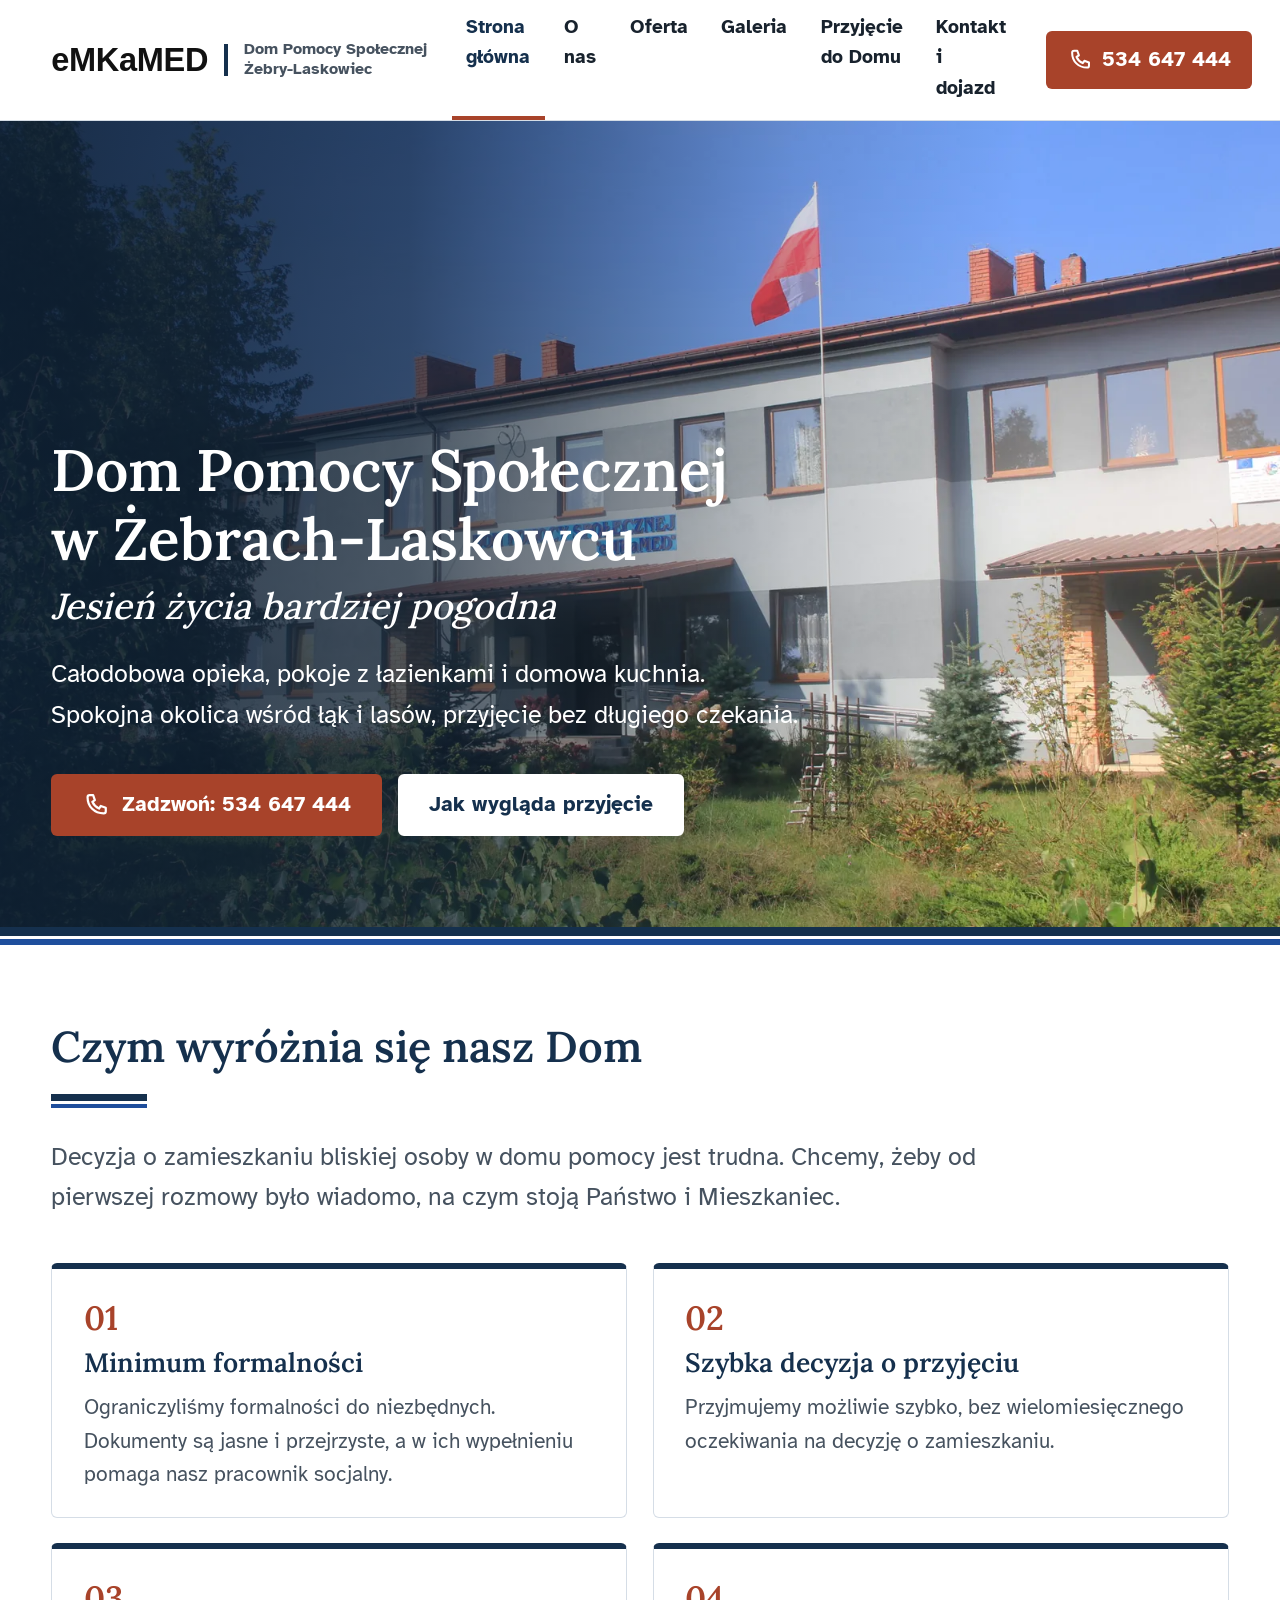
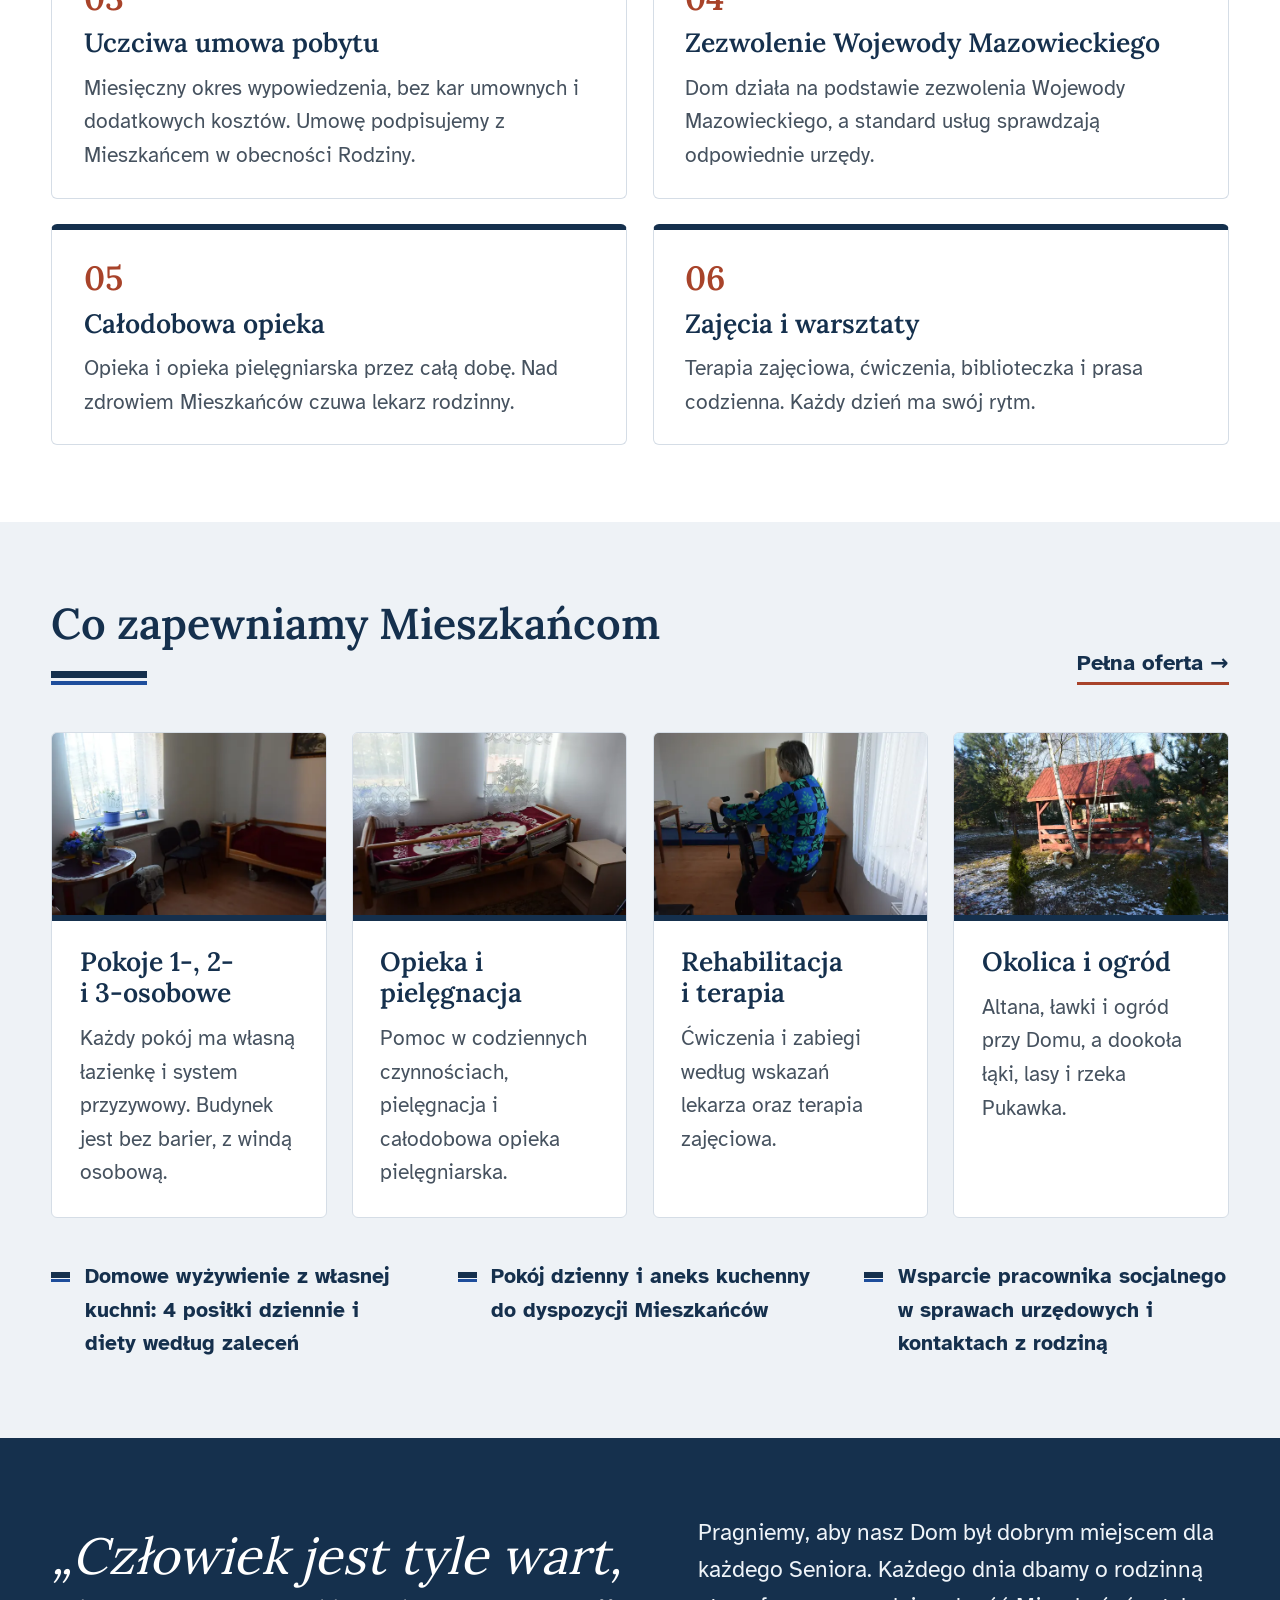
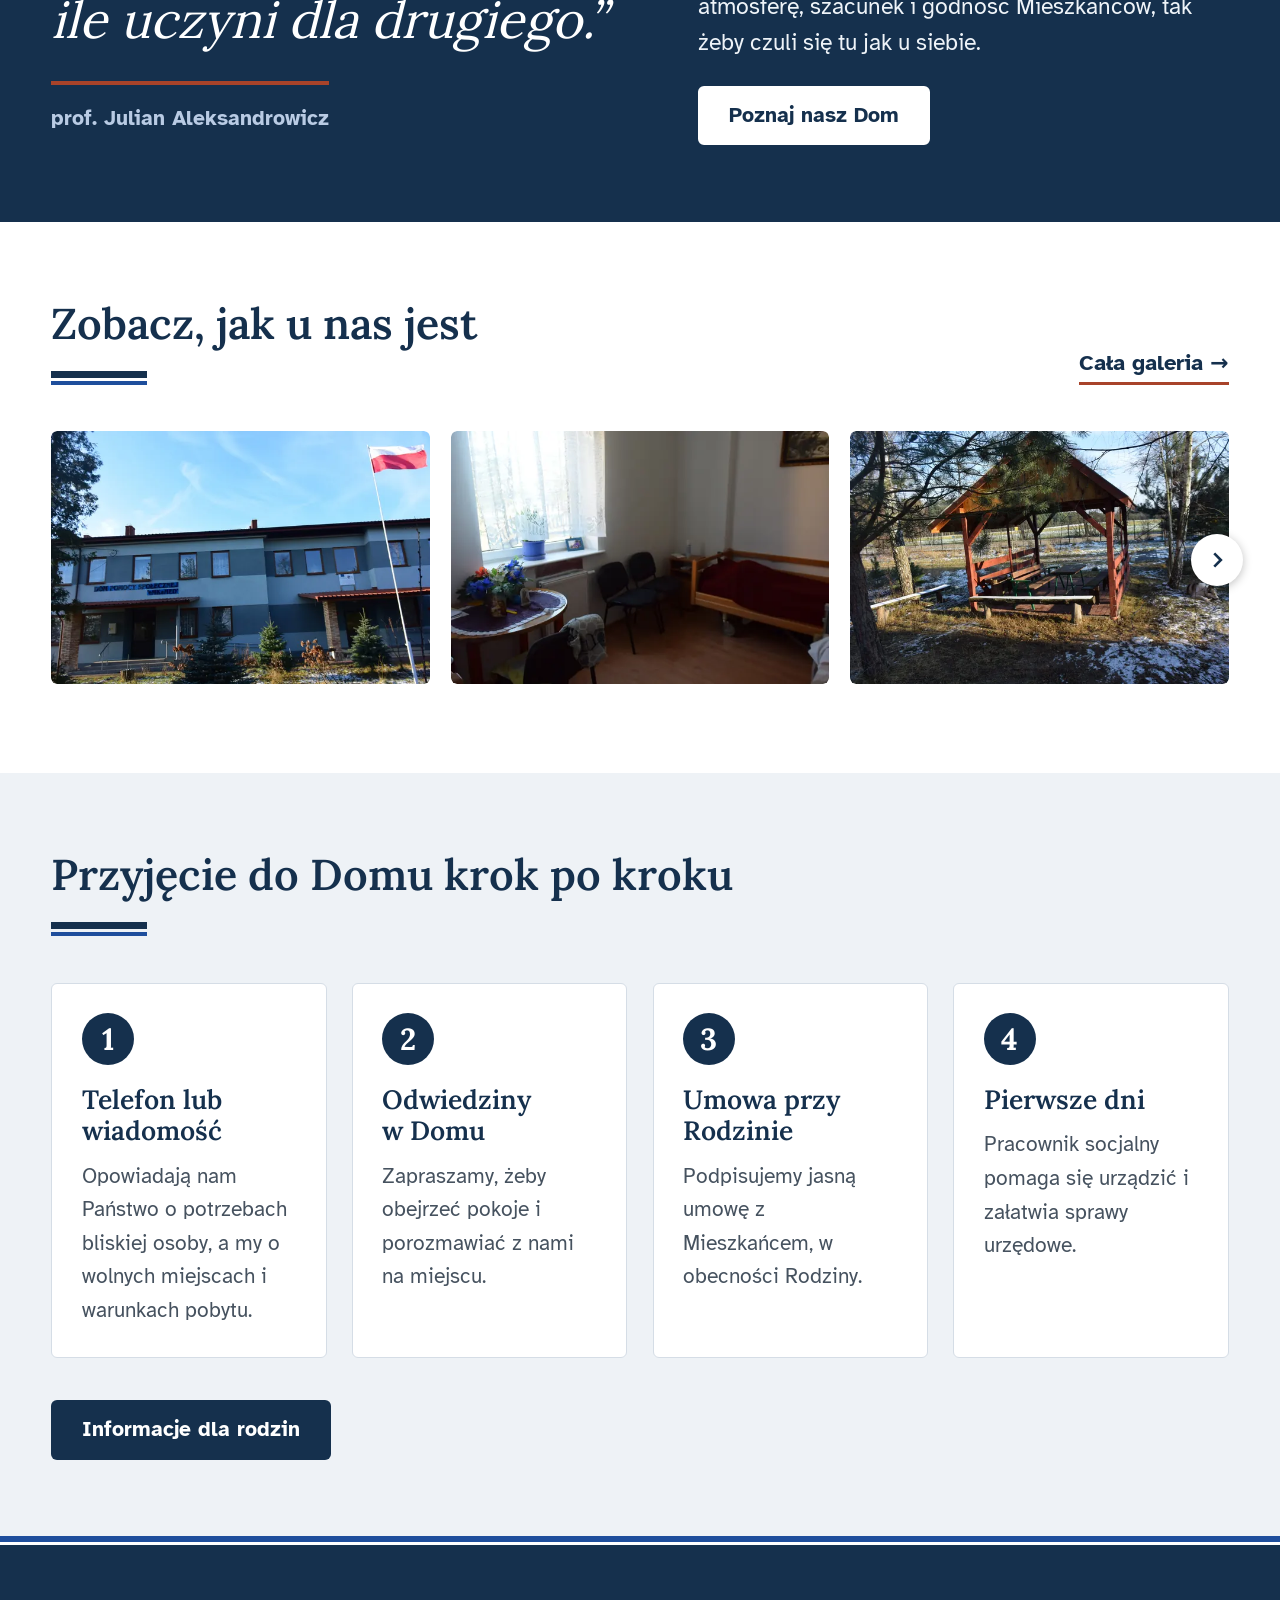
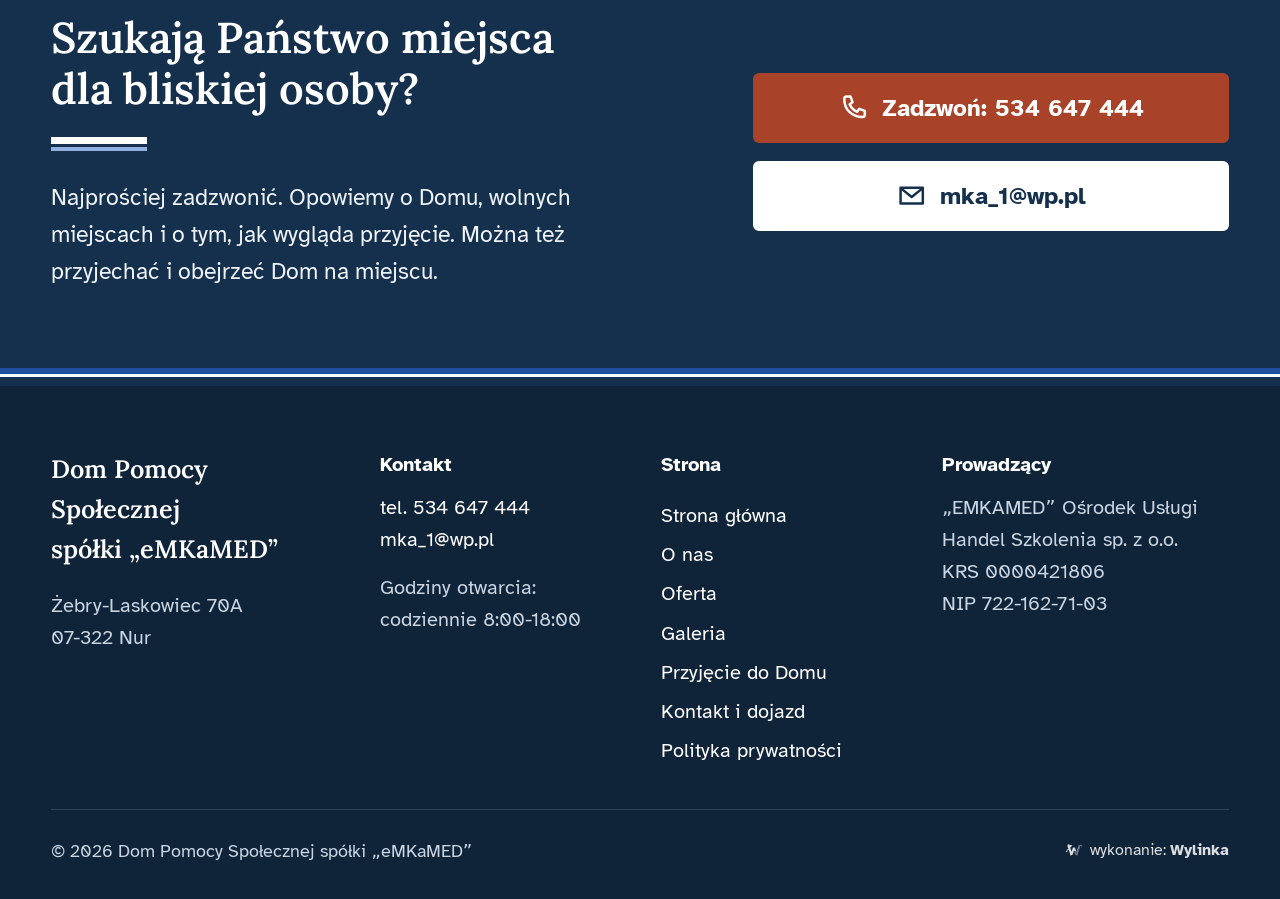
<file: index.html>
<!doctype html>
<html lang="pl">
<head>
<meta charset="utf-8">
<meta name="viewport" content="width=device-width, initial-scale=1">
<meta name="robots" content="noindex, nofollow" data-podglad>
<title>Dom Pomocy Społecznej Żebry-Laskowiec (gm. Nur) - eMKaMED</title>
<meta name="description" content="Prywatny Dom Pomocy Społecznej w Żebrach-Laskowcu koło Nura (Mazowsze): całodobowa opieka, pokoje z łazienkami, domowa kuchnia, rehabilitacja. Szybkie przyjęcie. Tel. 534 647 444.">
<link rel="canonical" href="https://dpsżebry.pl/">
<meta property="og:type" content="website">
<meta property="og:locale" content="pl_PL">
<meta property="og:title" content="Dom Pomocy Społecznej Żebry-Laskowiec (gm. Nur) - eMKaMED">
<meta property="og:description" content="Prywatny Dom Pomocy Społecznej w Żebrach-Laskowcu koło Nura (Mazowsze): całodobowa opieka, pokoje z łazienkami, domowa kuchnia, rehabilitacja. Szybkie przyjęcie. Tel. 534 647 444.">
<meta property="og:image" content="https://dpsżebry.pl/img/dom-lato-1600.webp">
<meta name="theme-color" content="#15304d">
<link rel="icon" href="favicon.svg" type="image/svg+xml">
<link rel="preload" href="fonts/atkinson-hyperlegible-latin-400-r.woff2" as="font" type="font/woff2" crossorigin>
<link rel="preload" href="fonts/lora-rdzen.woff2" as="font" type="font/woff2" crossorigin>
<link rel="preload" as="image" href="img/dom-lato-1600.webp" imagesrcset="img/dom-lato-1024.webp 1024w, img/dom-lato-1600.webp 1600w, img/dom-lato-2400.webp 2400w" imagesizes="(max-width: 760px) 150vh, 100vw" fetchpriority="high">
<style>@font-face{font-family:"Atkinson";font-weight:400;font-display:swap;src:url(fonts/atkinson-hyperlegible-latin-400-r.woff2) format("woff2");unicode-range:U+0020-007E,U+00A0,U+00A9,U+00AB,U+00B7,U+00BB,U+00D3,U+00F3}
@font-face{font-family:"Atkinson";font-weight:400;font-display:swap;src:url(fonts/atkinson-hyperlegible-latin-ext-400-pl.woff2) format("woff2");unicode-range:U+0104-0107,U+0118-0119,U+0141-0144,U+015A-015B,U+0179-017C,U+2013-2014,U+201C-201E,U+2026}
@font-face{font-family:"Atkinson";font-weight:700;font-display:swap;src:url(fonts/atkinson-hyperlegible-latin-700-r.woff2) format("woff2");unicode-range:U+0020-007E,U+00A0,U+00A9,U+00AB,U+00B7,U+00BB,U+00D3,U+00F3}
@font-face{font-family:"Atkinson";font-weight:700;font-display:swap;src:url(fonts/atkinson-hyperlegible-latin-ext-700-pl.woff2) format("woff2");unicode-range:U+0104-0107,U+0118-0119,U+0141-0144,U+015A-015B,U+0179-017C,U+2013-2014,U+201C-201E,U+2026}
@font-face{font-family:"Lora";font-weight:400 700;font-display:swap;src:url(fonts/lora-rdzen.woff2) format("woff2");unicode-range:U+0020-007E,U+00A0,U+00A9,U+00AB,U+00B0,U+00B7,U+00BB,U+00D3,U+00D7,U+00F3,U+2013-2014,U+2018-2019,U+201C-201E,U+2022,U+2026}
@font-face{font-family:"Lora";font-weight:400 700;font-display:swap;src:url(fonts/lora-pl.woff2) format("woff2");unicode-range:U+0104-0107,U+0118-0119,U+0141-0144,U+015A-015B,U+0179-017C}</style>
<link rel="stylesheet" href="style.css">
<script src="app.js" defer></script>
<script type="application/ld+json">{"@context": "https://schema.org", "@type": "NursingHome", "name": "Dom Pomocy Społecznej spółki eMKaMED w Żebrach-Laskowcu", "url": "https://dpsżebry.pl/", "image": "https://dpsżebry.pl/img/dom-lato-1600.webp", "telephone": "+48 534 647 444", "email": "mka_1@wp.pl", "address": {"@type": "PostalAddress", "streetAddress": "Żebry-Laskowiec 70A", "postalCode": "07-322", "addressLocality": "Nur", "addressRegion": "mazowieckie", "addressCountry": "PL"}, "openingHoursSpecification": [{"@type": "OpeningHoursSpecification", "dayOfWeek": ["Monday", "Tuesday", "Wednesday", "Thursday", "Friday", "Saturday", "Sunday"], "opens": "08:00", "closes": "18:00"}], "parentOrganization": {"@type": "Organization", "name": "EMKAMED Ośrodek Usługi Handel Szkolenia sp. z o.o.", "taxID": "7221627103"}}</script>
</head>
<body>
<a class="skok" href="#tresc">Przejdź do treści</a>
<header class="naglowek">
  <div class="kontener naglowek-w">
    <a class="logo" href="index.html" aria-label="eMKaMED, Dom Pomocy Społecznej Żebry-Laskowiec - strona główna">
      <span class="logo-znak">eMKaMED</span>
      <span class="logo-opis">Dom Pomocy Społecznej<br>Żebry-Laskowiec</span><span class="logo-opis-tel">DPS Żebry-Laskowiec</span>
    </a>
    <nav class="menu" id="menu" aria-label="Menu główne"><a href="index.html" aria-current="page">Strona główna</a><a href="o-nas.html">O nas</a><a href="oferta.html">Oferta</a><a href="galeria.html">Galeria</a><a href="przyjecie.html">Przyjęcie do Domu</a><a href="kontakt.html">Kontakt i dojazd</a></nav>
    <a class="tel-gora" href="tel:+48534647444"><svg viewBox="0 0 24 24" aria-hidden="true"><path d="M6.6 3.5h3l1.5 4.3-2.2 1.5a11.5 11.5 0 0 0 5.8 5.8l1.5-2.2 4.3 1.5v3c0 1-.8 1.8-1.8 1.8C10.6 19.2 4.8 13.4 4.8 5.3c0-1 .8-1.8 1.8-1.8z" fill="none" stroke="currentColor" stroke-width="1.9" stroke-linejoin="round"/></svg><span>534 647 444</span></a>
    <button class="burger" id="burger" type="button" aria-expanded="false" aria-controls="menu" aria-label="Otwórz menu"><span></span><span></span><span></span></button>
  </div>
</header>
<main id="tresc">
<section class="hero">
  <picture class="hero-foto">
    <img src="img/dom-lato-1600.webp" srcset="img/dom-lato-1024.webp 1024w, img/dom-lato-1600.webp 1600w, img/dom-lato-2400.webp 2400w" sizes="(max-width: 760px) 150vh, 100vw" width="2400" height="1600" alt="Budynek Domu Pomocy Społecznej w Żebrach-Laskowcu latem, z flagą przed wejściem" fetchpriority="high">
  </picture>
  <div class="kontener hero-w">
    <div class="hero-tekst">
      <h1>Dom Pomocy Społecznej w&nbsp;Żebrach-Laskowcu <span class="h1-haslo">Jesień życia bardziej pogodna</span></h1>
      <p class="hero-lead">Całodobowa opieka, pokoje z łazienkami i domowa kuchnia. Spokojna okolica wśród łąk i lasów, przyjęcie bez długiego czekania.</p>
      <div class="hero-przyciski">
        <a class="btn btn-cegla" href="tel:+48534647444"><svg viewBox="0 0 24 24" aria-hidden="true"><path d="M6.6 3.5h3l1.5 4.3-2.2 1.5a11.5 11.5 0 0 0 5.8 5.8l1.5-2.2 4.3 1.5v3c0 1-.8 1.8-1.8 1.8C10.6 19.2 4.8 13.4 4.8 5.3c0-1 .8-1.8 1.8-1.8z" fill="none" stroke="currentColor" stroke-width="1.9" stroke-linejoin="round"/></svg><span>Zadzwoń: 534 647 444</span></a>
        <a class="btn btn-jasny" href="przyjecie.html">Jak wygląda przyjęcie</a>
      </div>
    </div>
  </div>
</section>
<section class="sekcja">
  <div class="kontener">
    <div class="sekcja-glowa">
      <h2>Czym wyróżnia się nasz Dom</h2>
      <span class="pasy " aria-hidden="true"></span>
      <p class="lead">Decyzja o zamieszkaniu bliskiej osoby w domu pomocy jest trudna. Chcemy, żeby od pierwszej rozmowy było wiadomo, na czym stoją Państwo i Mieszkaniec.</p>
    </div>
    <ol class="wyroznienia"><li class="wyr"><span class="wyr-nr">01</span><h3>Minimum formalności</h3><p>Ograniczyliśmy formalności do niezbędnych. Dokumenty są jasne i przejrzyste, a w ich wypełnieniu pomaga nasz pracownik socjalny.</p></li><li class="wyr"><span class="wyr-nr">02</span><h3>Szybka decyzja o przyjęciu</h3><p>Przyjmujemy możliwie szybko, bez wielomiesięcznego oczekiwania na decyzję o zamieszkaniu.</p></li><li class="wyr"><span class="wyr-nr">03</span><h3>Uczciwa umowa pobytu</h3><p>Miesięczny okres wypowiedzenia, bez kar umownych i dodatkowych kosztów. Umowę podpisujemy z Mieszkańcem w obecności Rodziny.</p></li><li class="wyr"><span class="wyr-nr">04</span><h3>Zezwolenie Wojewody Mazowieckiego</h3><p>Dom działa na podstawie zezwolenia Wojewody Mazowieckiego, a standard usług sprawdzają odpowiednie urzędy.</p></li><li class="wyr"><span class="wyr-nr">05</span><h3>Całodobowa opieka</h3><p>Opieka i opieka pielęgniarska przez całą dobę. Nad zdrowiem Mieszkańców czuwa lekarz rodzinny.</p></li><li class="wyr"><span class="wyr-nr">06</span><h3>Zajęcia i warsztaty</h3><p>Terapia zajęciowa, ćwiczenia, biblioteczka i prasa codzienna. Każdy dzień ma swój rytm.</p></li></ol>
  </div>
</section>

<section class="sekcja sekcja-szara">
  <div class="kontener">
    <div class="sekcja-glowa sekcja-glowa-rzad">
      <div><h2>Co zapewniamy Mieszkańcom</h2><span class="pasy " aria-hidden="true"></span></div>
      <a class="link-strzalka" href="oferta.html">Pełna oferta</a>
    </div>
    <div class="karty"><article class="karta">
  <a class="karta-foto" href="oferta.html#pokoje" tabindex="-1" aria-hidden="true"><img src="img/pokoj-1024.webp" srcset="img/pokoj-640.webp 640w, img/pokoj-1024.webp 1024w, img/pokoj-1600.webp 1600w, img/pokoj-2400.webp 2400w" sizes="(max-width: 760px) 92vw, (max-width: 1200px) 46vw, 24vw" width="1600" height="1067" alt="Dwuosobowy pokój z łóżkami i stolikiem przy oknie" loading="lazy" decoding="async"></a>
  <div class="karta-tresc"><h3><a href="oferta.html#pokoje">Pokoje 1-, 2- i 3-osobowe</a></h3><p>Każdy pokój ma własną łazienkę i system przyzywowy. Budynek jest bez barier, z windą osobową.</p></div>
</article><article class="karta">
  <a class="karta-foto" href="oferta.html#opieka" tabindex="-1" aria-hidden="true"><img src="img/pokoj-2-1024.webp" srcset="img/pokoj-2-640.webp 640w, img/pokoj-2-1024.webp 1024w, img/pokoj-2-1600.webp 1600w, img/pokoj-2-2400.webp 2400w" sizes="(max-width: 760px) 92vw, (max-width: 1200px) 46vw, 24vw" width="1600" height="1067" alt="Pokój z łóżkiem pielęgnacyjnym i szafką nocną" loading="lazy" decoding="async"></a>
  <div class="karta-tresc"><h3><a href="oferta.html#opieka">Opieka i pielęgnacja</a></h3><p>Pomoc w codziennych czynnościach, pielęgnacja i całodobowa opieka pielęgniarska.</p></div>
</article><article class="karta">
  <a class="karta-foto" href="oferta.html#rehabilitacja" tabindex="-1" aria-hidden="true"><img src="img/rehabilitacja-1024.webp" srcset="img/rehabilitacja-640.webp 640w, img/rehabilitacja-1024.webp 1024w, img/rehabilitacja-1600.webp 1600w, img/rehabilitacja-2400.webp 2400w" sizes="(max-width: 760px) 92vw, (max-width: 1200px) 46vw, 24vw" width="1600" height="1067" alt="Mieszkanka ćwiczy na rowerku rehabilitacyjnym" loading="lazy" decoding="async"></a>
  <div class="karta-tresc"><h3><a href="oferta.html#rehabilitacja">Rehabilitacja i terapia</a></h3><p>Ćwiczenia i zabiegi według wskazań lekarza oraz terapia zajęciowa.</p></div>
</article><article class="karta">
  <a class="karta-foto" href="o-nas.html#okolica" tabindex="-1" aria-hidden="true"><img src="img/altana-2-1024.webp" srcset="img/altana-2-640.webp 640w, img/altana-2-1024.webp 1024w, img/altana-2-1600.webp 1600w, img/altana-2-2400.webp 2400w" sizes="(max-width: 760px) 92vw, (max-width: 1200px) 46vw, 24vw" width="1600" height="1067" alt="Drewniana altana w ogrodzie Domu" loading="lazy" decoding="async"></a>
  <div class="karta-tresc"><h3><a href="o-nas.html#okolica">Okolica i ogród</a></h3><p>Altana, ławki i ogród przy Domu, a dookoła łąki, lasy i rzeka Pukawka.</p></div>
</article></div>
    <ul class="lista-krotka">
      <li>Domowe wyżywienie z własnej kuchni: 4 posiłki dziennie i diety według zaleceń</li>
      <li>Pokój dzienny i aneks kuchenny do dyspozycji Mieszkańców</li>
      <li>Wsparcie pracownika socjalnego w sprawach urzędowych i kontaktach z rodziną</li>
    </ul>
  </div>
</section>

<section class="sekcja sekcja-ciemna">
  <div class="kontener cytat-w">
    <figure class="cytat">
      <blockquote><p>Człowiek jest tyle wart, ile uczyni dla drugiego.</p></blockquote>
      <figcaption>prof. Julian Aleksandrowicz</figcaption>
    </figure>
    <div class="cytat-tekst">
      <p>Pragniemy, aby nasz Dom był dobrym miejscem dla każdego Seniora. Każdego dnia dbamy o rodzinną atmosferę, szacunek i godność Mieszkańców, tak żeby czuli się tu jak u siebie.</p>
      <a class="btn btn-jasny" href="o-nas.html">Poznaj nasz Dom</a>
    </div>
  </div>
</section>

<section class="sekcja">
  <div class="kontener">
    <div class="sekcja-glowa sekcja-glowa-rzad">
      <div><h2>Zobacz, jak u nas jest</h2><span class="pasy " aria-hidden="true"></span></div>
      <a class="link-strzalka" href="galeria.html">Cała galeria</a>
    </div>
  </div>
  <div class="kontener pas-w" data-pas>
    <ul class="pas" tabindex="0" aria-label="Zdjęcia Domu, przewiń w bok"><li><a class="lb " href="img/dom-zima-1600.webp" data-podpis="Dom zimą, wejście główne i flaga"><img src="img/dom-zima-1024.webp" srcset="img/dom-zima-640.webp 640w, img/dom-zima-1024.webp 1024w, img/dom-zima-1600.webp 1600w, img/dom-zima-2400.webp 2400w" sizes="(max-width: 760px) 80vw, 30vw" width="1600" height="1067" alt="Dom zimą, wejście główne i flaga"></a></li><li><a class="lb " href="img/pokoj-1600.webp" data-podpis="Pokój dwuosobowy"><img src="img/pokoj-1024.webp" srcset="img/pokoj-640.webp 640w, img/pokoj-1024.webp 1024w, img/pokoj-1600.webp 1600w, img/pokoj-2400.webp 2400w" sizes="(max-width: 760px) 80vw, 30vw" width="1600" height="1067" alt="Pokój dwuosobowy"></a></li><li><a class="lb " href="img/altana-1600.webp" data-podpis="Altana w ogrodzie"><img src="img/altana-1024.webp" srcset="img/altana-640.webp 640w, img/altana-1024.webp 1024w, img/altana-1600.webp 1600w, img/altana-2400.webp 2400w" sizes="(max-width: 760px) 80vw, 30vw" width="1600" height="1067" alt="Altana w ogrodzie"></a></li><li><a class="lb " href="img/zajecia-1600.webp" data-podpis="Zajęcia na macie w sali rehabilitacji"><img src="img/zajecia-1024.webp" srcset="img/zajecia-640.webp 640w, img/zajecia-1024.webp 1024w, img/zajecia-1600.webp 1600w, img/zajecia-2400.webp 2400w" sizes="(max-width: 760px) 80vw, 30vw" width="1600" height="1067" alt="Zajęcia na macie w sali rehabilitacji" loading="lazy" decoding="async"></a></li><li><a class="lb " href="img/pokoj-2-1600.webp" data-podpis="Pokój z łóżkiem pielęgnacyjnym"><img src="img/pokoj-2-1024.webp" srcset="img/pokoj-2-640.webp 640w, img/pokoj-2-1024.webp 1024w, img/pokoj-2-1600.webp 1600w, img/pokoj-2-2400.webp 2400w" sizes="(max-width: 760px) 80vw, 30vw" width="1600" height="1067" alt="Pokój z łóżkiem pielęgnacyjnym" loading="lazy" decoding="async"></a></li><li><a class="lb " href="img/rehabilitacja-1600.webp" data-podpis="Ćwiczenia na rowerku rehabilitacyjnym"><img src="img/rehabilitacja-1024.webp" srcset="img/rehabilitacja-640.webp 640w, img/rehabilitacja-1024.webp 1024w, img/rehabilitacja-1600.webp 1600w, img/rehabilitacja-2400.webp 2400w" sizes="(max-width: 760px) 80vw, 30vw" width="1600" height="1067" alt="Ćwiczenia na rowerku rehabilitacyjnym" loading="lazy" decoding="async"></a></li><li><a class="lb " href="img/salon.webp" data-podpis="Pokój dzienny z fotelami i telewizorem"><img src="img/salon.webp" width="442" height="300" alt="Pokój dzienny z fotelami i telewizorem" loading="lazy" decoding="async"></a></li><li><a class="lb " href="img/biblioteczka.webp" data-podpis="Świetlica z biblioteczką"><img src="img/biblioteczka.webp" width="444" height="299" alt="Świetlica z biblioteczką" loading="lazy" decoding="async"></a></li></ul>
  </div>
</section>

<section class="sekcja sekcja-szara">
  <div class="kontener">
    <div class="sekcja-glowa">
      <h2>Przyjęcie do Domu krok po kroku</h2>
      <span class="pasy " aria-hidden="true"></span>
    </div>
    <ol class="kroki">
      <li><span class="krok-nr">1</span><h3>Telefon lub wiadomość</h3><p>Opowiadają nam Państwo o potrzebach bliskiej osoby, a my o wolnych miejscach i warunkach pobytu.</p></li>
      <li><span class="krok-nr">2</span><h3>Odwiedziny w Domu</h3><p>Zapraszamy, żeby obejrzeć pokoje i porozmawiać z nami na miejscu.</p></li>
      <li><span class="krok-nr">3</span><h3>Umowa przy Rodzinie</h3><p>Podpisujemy jasną umowę z Mieszkańcem, w obecności Rodziny.</p></li>
      <li><span class="krok-nr">4</span><h3>Pierwsze dni</h3><p>Pracownik socjalny pomaga się urządzić i załatwia sprawy urzędowe.</p></li>
    </ol>
    <a class="btn btn-granat" href="przyjecie.html">Informacje dla rodzin</a>
  </div>
</section>

<section class="sekcja kontakt-pas">
  <div class="kontener kontakt-pas-w">
    <div>
      <h2>Szukają Państwo miejsca dla bliskiej osoby?</h2>
      <span class="pasy " aria-hidden="true"></span>
      <p>Najprościej zadzwonić. Opowiemy o Domu, wolnych miejscach i o tym, jak wygląda przyjęcie. Można też przyjechać i obejrzeć Dom na miejscu.</p>
    </div>
    <div class="kontakt-pas-przyciski">
      <a class="btn btn-cegla" href="tel:+48534647444"><svg viewBox="0 0 24 24" aria-hidden="true"><path d="M6.6 3.5h3l1.5 4.3-2.2 1.5a11.5 11.5 0 0 0 5.8 5.8l1.5-2.2 4.3 1.5v3c0 1-.8 1.8-1.8 1.8C10.6 19.2 4.8 13.4 4.8 5.3c0-1 .8-1.8 1.8-1.8z" fill="none" stroke="currentColor" stroke-width="1.9" stroke-linejoin="round"/></svg><span>Zadzwoń: 534 647 444</span></a>
      <a class="btn btn-jasny" href="mailto:mka_1@wp.pl"><svg viewBox="0 0 24 24" aria-hidden="true"><path d="M3.5 6h17v12h-17zM3.8 6.4 12 13l8.2-6.6" fill="none" stroke="currentColor" stroke-width="1.9" stroke-linejoin="round"/></svg><span>mka_1@wp.pl</span></a>
    </div>
  </div>
</section>

</main>
<footer class="stopka">
  <div class="stopka-pasy" aria-hidden="true"></div>
  <div class="kontener stopka-w">
    <div class="stopka-kol">
      <p class="stopka-nazwa">Dom Pomocy Społecznej<br>spółki „eMKaMED”</p>
      <p>Żebry-Laskowiec 70A<br>07-322 Nur</p>
    </div>
    <div class="stopka-kol">
      <p class="stopka-tyt">Kontakt</p>
      <p><a href="tel:+48534647444">tel. 534 647 444</a><br><a href="mailto:mka_1@wp.pl">mka_1@wp.pl</a></p>
      <p>Godziny otwarcia:<br>codziennie 8:00-18:00</p>
    </div>
    <nav class="stopka-kol stopka-menu" aria-label="Menu w stopce">
      <p class="stopka-tyt">Strona</p><a href="index.html">Strona główna</a><a href="o-nas.html">O nas</a><a href="oferta.html">Oferta</a><a href="galeria.html">Galeria</a><a href="przyjecie.html">Przyjęcie do Domu</a><a href="kontakt.html">Kontakt i dojazd</a><a href="polityka-prywatnosci.html">Polityka prywatności</a>
    </nav>
    <div class="stopka-kol">
      <p class="stopka-tyt">Prowadzący</p>
      <p>„EMKAMED” Ośrodek Usługi Handel Szkolenia sp. z o.o.<br>KRS 0000421806<br>NIP 722-162-71-03</p>
    </div>
  </div>
  <div class="kontener stopka-dol">
    <span>© 2026 Dom Pomocy Społecznej spółki „eMKaMED”</span>
    <a class="wylinka-badge" href="https://wylinka.pl/?utm_source=xn--dpsebry-ywb.pl&amp;utm_medium=stopka&amp;utm_campaign=wykonanie" rel="noopener" title="Strona wykonana przez Wylinka"><svg viewBox="0 0 64 64" aria-hidden="true" focusable="false" fill="currentColor"><path d="M9.8 22.8l-1.2-7.9 2.2-3.7 15.5 4.6-.5 1.5-7.2 5.5 4.7 15.6 5-15.6 7 0 4.1 12.7-4.2-.9-2.6 1.8-.8-2.2-5.3 15.6-4.3 0 .4 .2-2.1 2.8-1.3-1.1 1.1-1.4-3.1 .2-.1-1.7 2.2-.1-5.7-16.5-4.8 .6-.8 3.1 0 .5-.3 .5 .8 2.2-1.6 .5-.4-1.3-.8 1.6-1.5-.8 .8-1.6-1.4 .6-.6-1.6 2.3-.8 .2-.4 1.3-4.8 5.9-.8-2.4-6.9zM15.2 13.7l-.1-.4-.4 .8-.1 .8 .1 1 .1 .4 .3 .7 .3-.9 .1-.7 0-.8z"/><path class="wy-pod" d="M37.1 49.8l-4.5-13.3 2.6-1.8 4.2 .9 .9 2.8 3-9.7 0-.5 .1-.8 3.2-8.4 .5-1 .6-1 .9-1.1 1.3-1 1.1-.7 1.4-.5 1.4-.3 .7 0 .9 0 1.2 .3 1.4 .6 .8 .5 .7 .7 .6 .7 .5 .9 .3 .9 .1 .9 0 .8-.2 .9-.5 .9-.5 .6-.7 .5-.7 .3-.1-.1 0-.1 .5-.5 .3-.7 .2-.5 0-.6-.1-.6-.3-.7-.4-.5-.4-.4-.5-.3-.6-.3-.7 0-.7 .1-.6 .1-.5 .4-.5 .5-.3 .5-.2 .7-.1 1.5-1.4 5.1-.8 3.3-.3 .7-.5 .7-6 17.5 1.9 .1-.1 1.7-3.1-.2 1.1 1.4-1.3 1.1-2.1-2.8 .4-.2z"/><path class="wy-old" d="M40.8 50l.4-.2-4.1 0-4.2-12.5 2.5-1.7 4.3 .9 .6 1.9 .6-1.6 0-.3 2.4-7.8 0-.5 .1-.8 3.2-8.4 .4-.8 .6-.9 .9-1.2 .9-.9 1.3-.8 1.4-.6 1.2-.3 1.4-.1 1.3 .1 .6 .2 .8 .3 1.1 .6 .9 .7 .7 .9 .5 .9 .3 .9 .1 1.1-.1 .9-.3 .9-.4 .7-.6 .7-.6 .4-.6 .2-.1-.1 0-.1 .5-.5 .3-.7 .2-.5 0-.5-.1-.6-.2-.6-.3-.5-.4-.5-.5-.3-.6-.3-.7-.1-.6 0-.6 .1-.6 .3-.6 .5-.3 .4-.2 .5-.1 .5-.1 1.5-1.4 5.1-.8 3.3-.3 .7-.5 .7-6 17.5 1.9 .1-.1 1.7-3.1-.2 1.1 1.4-1.3 1.1zM49.6 17.1l.6 1.7-1.5 1.9 .4 .4 1.8-2.1-.7-2.1zM48.1 28.3l.5 1.8-1.7 1.8 .4 .4 1.9-2-.6-2.2zM37.9 41.7l1.7-1.5-.4-.4-1.7 1.4zM42.6 38.7l-1.5 2.8 1.1 2-1.3 2.6 .5 .2 1.5-2.8-1.1-2 1.4-2.5z"/></svg><span>wykonanie: <b>Wylinka</b></span></a>
  </div>
</footer>
</body>
</html>
</file>
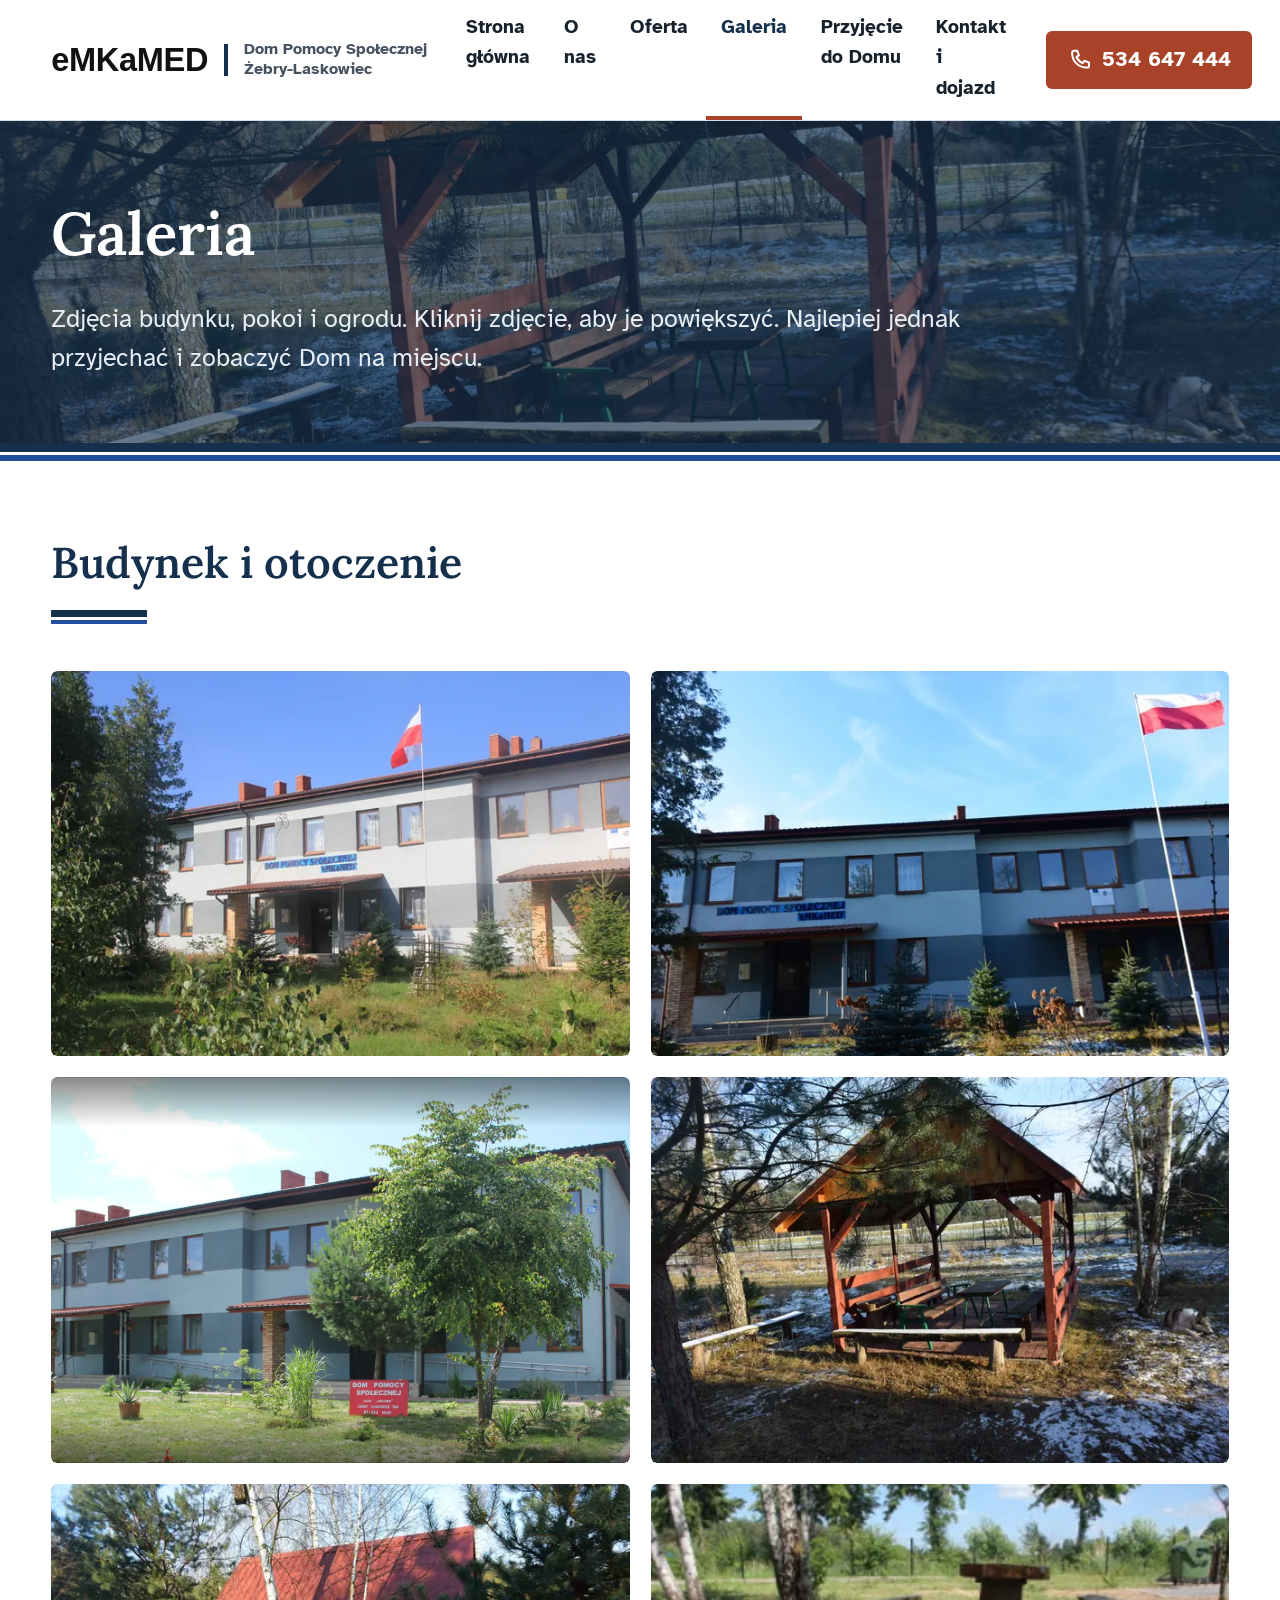
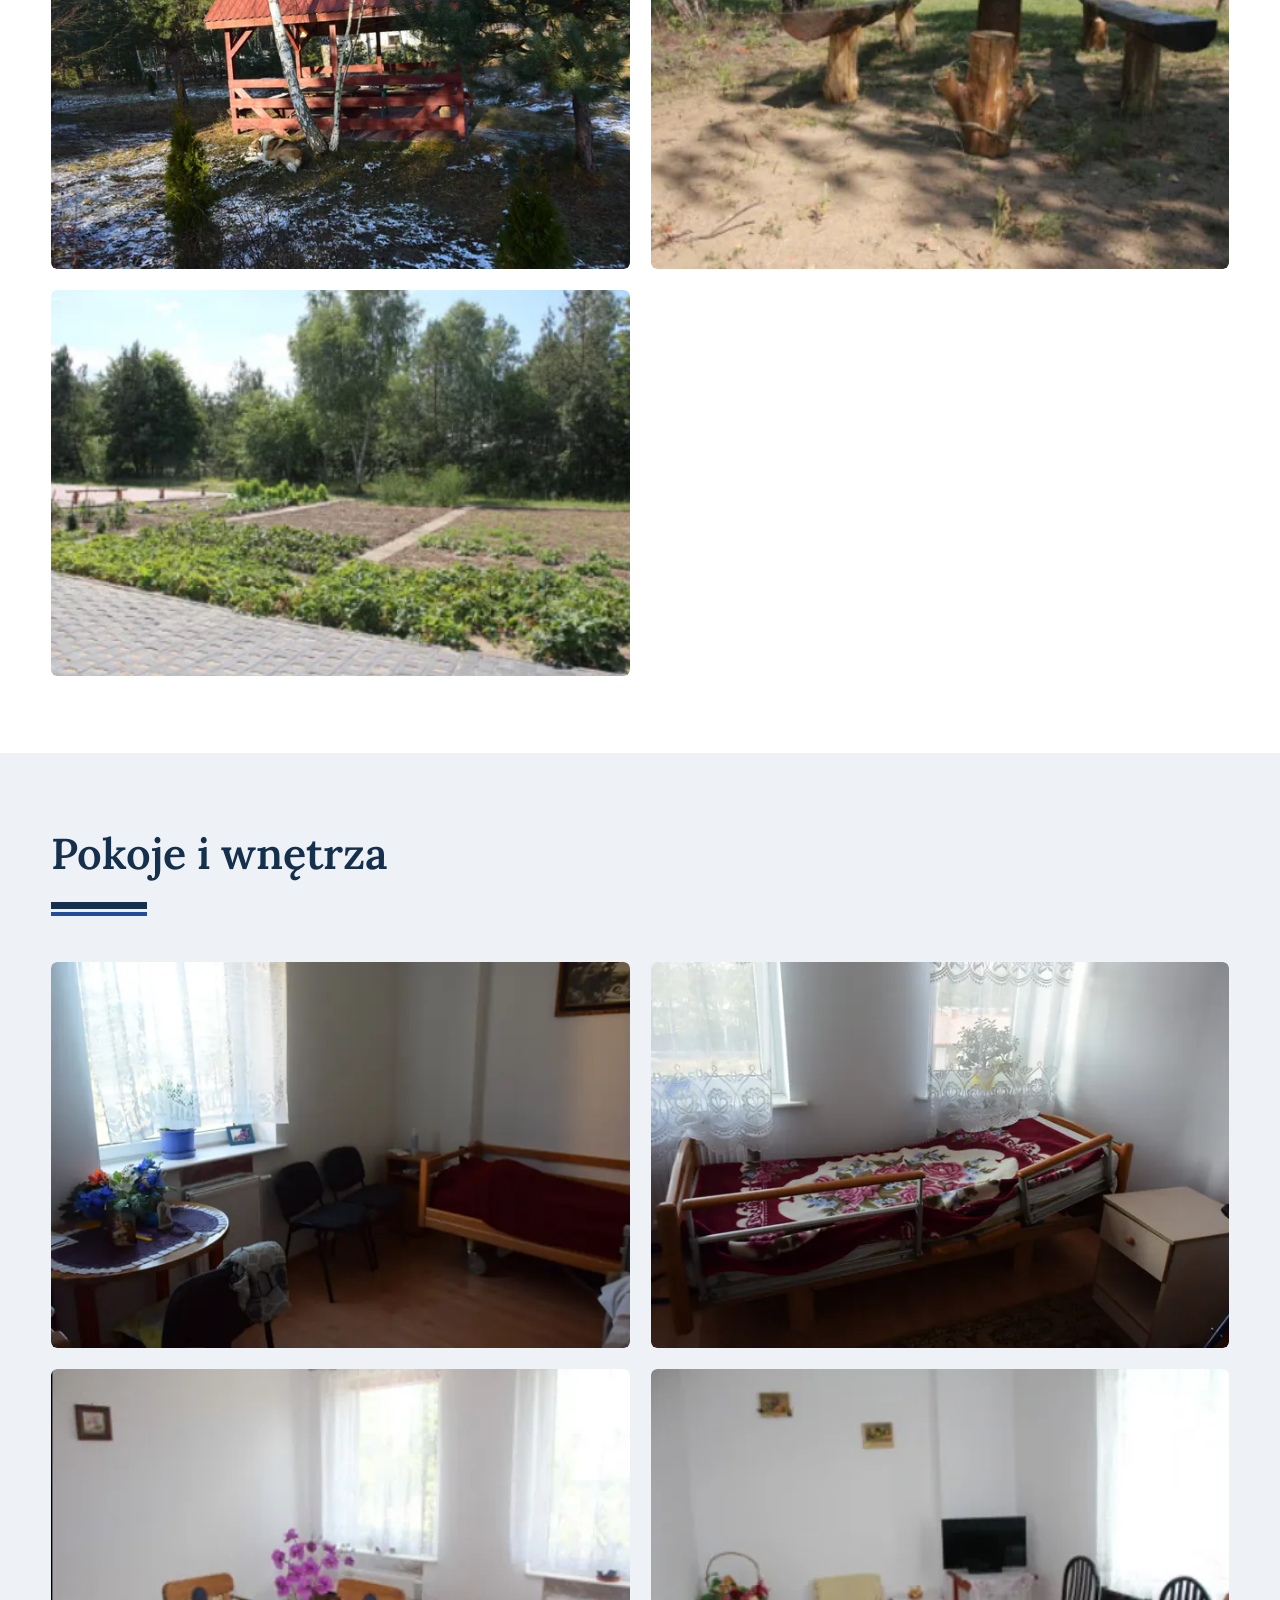
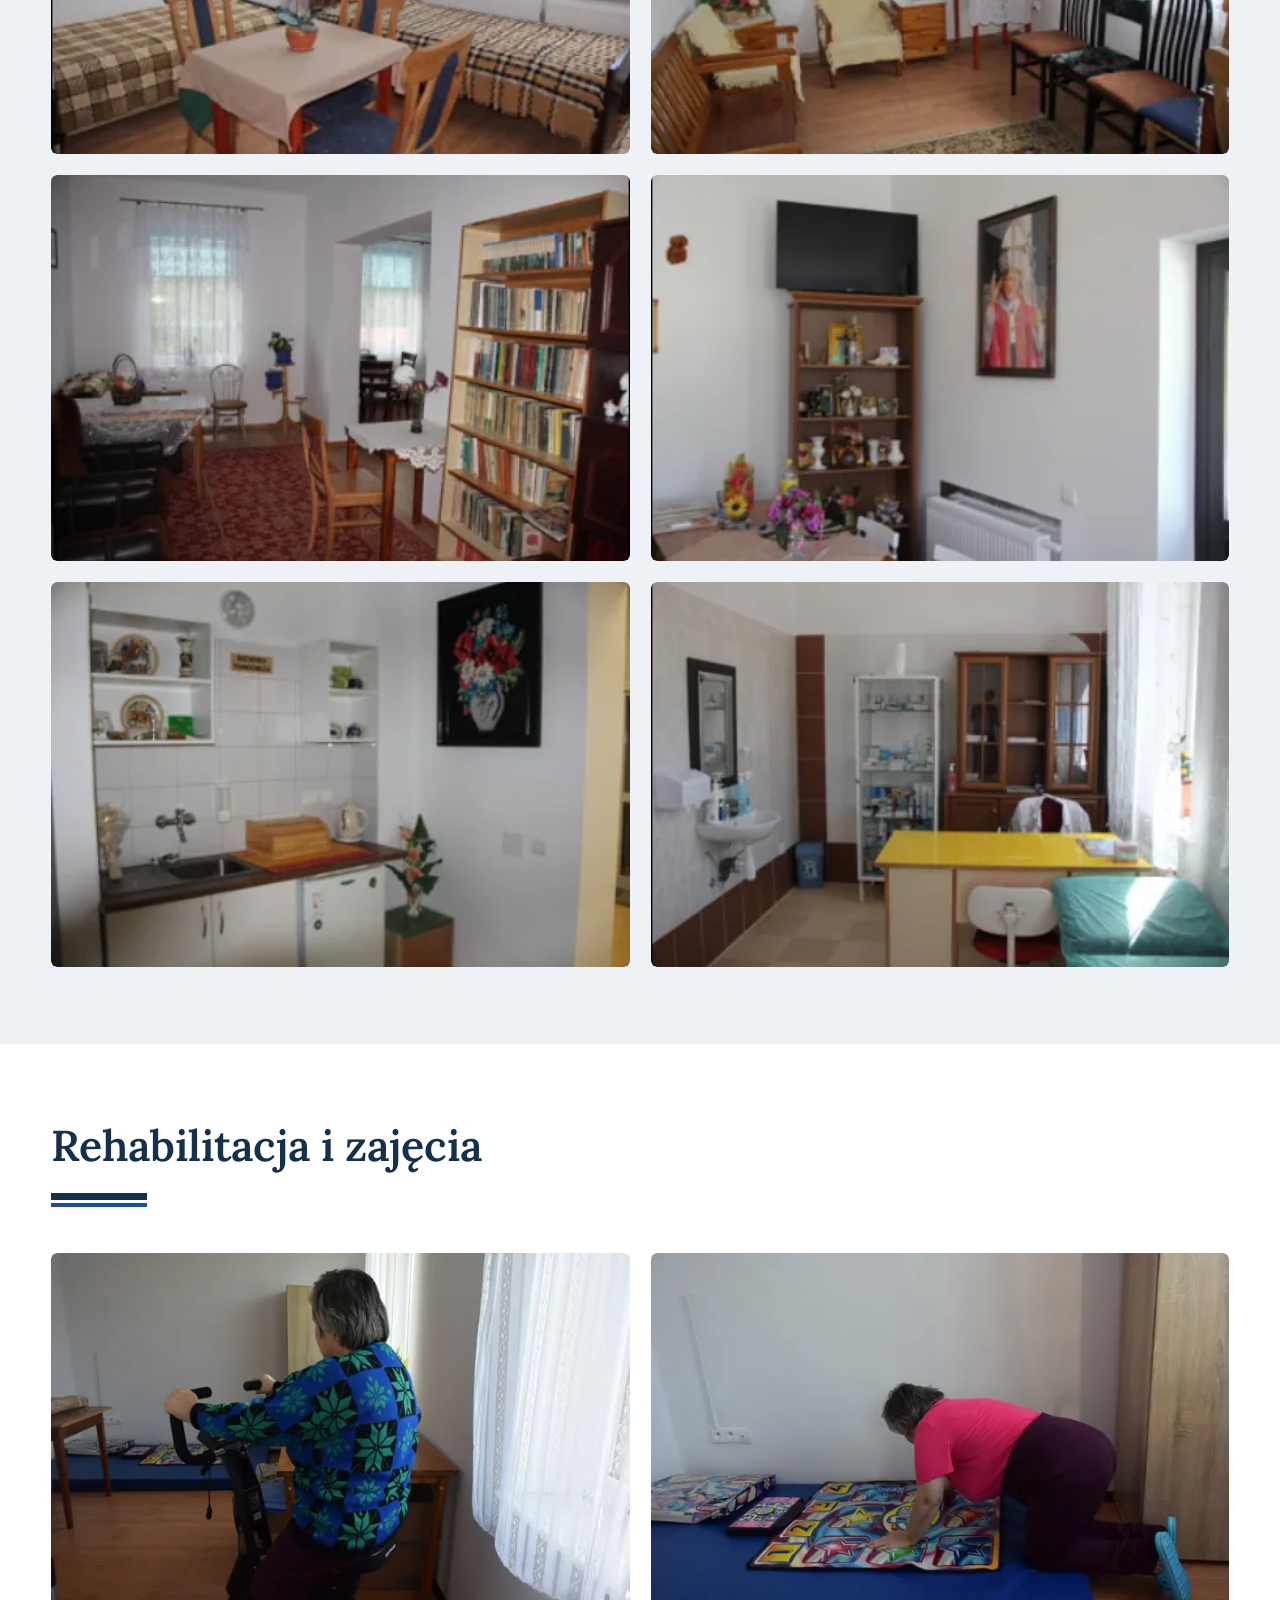
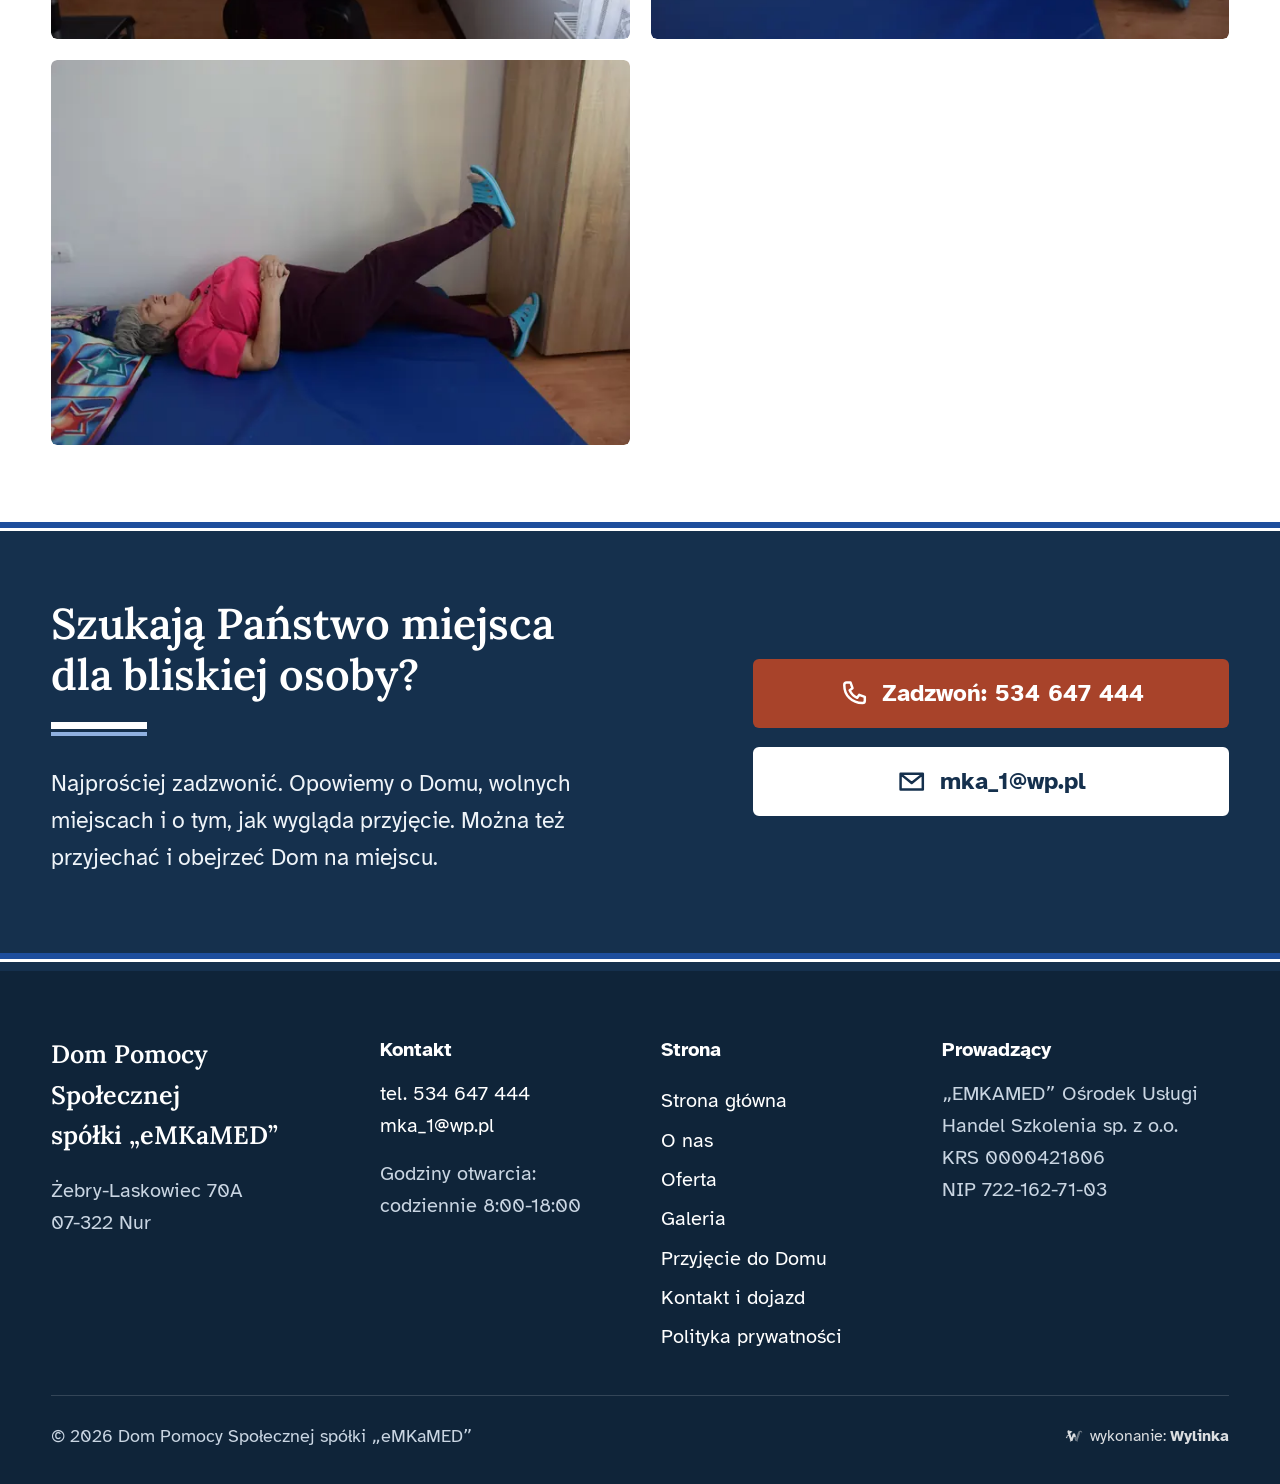
<file: galeria.html>
<!doctype html>
<html lang="pl">
<head>
<meta charset="utf-8">
<meta name="viewport" content="width=device-width, initial-scale=1">
<meta name="robots" content="noindex, nofollow" data-podglad>
<title>Galeria zdjęć - Dom Pomocy Społecznej Żebry-Laskowiec</title>
<meta name="description" content="Zdjęcia Domu Pomocy Społecznej w Żebrach-Laskowcu: budynek, pokoje z łazienkami, pokój dzienny, sala rehabilitacji, ogród z altaną.">
<link rel="canonical" href="https://dpsżebry.pl/galeria/">
<meta property="og:type" content="website">
<meta property="og:locale" content="pl_PL">
<meta property="og:title" content="Galeria zdjęć - Dom Pomocy Społecznej Żebry-Laskowiec">
<meta property="og:description" content="Zdjęcia Domu Pomocy Społecznej w Żebrach-Laskowcu: budynek, pokoje z łazienkami, pokój dzienny, sala rehabilitacji, ogród z altaną.">
<meta property="og:image" content="https://dpsżebry.pl/img/dom-lato-1600.webp">
<meta name="theme-color" content="#15304d">
<link rel="icon" href="favicon.svg" type="image/svg+xml">
<link rel="preload" href="fonts/atkinson-hyperlegible-latin-400-r.woff2" as="font" type="font/woff2" crossorigin>
<link rel="preload" href="fonts/lora-rdzen.woff2" as="font" type="font/woff2" crossorigin>

<style>@font-face{font-family:"Atkinson";font-weight:400;font-display:swap;src:url(fonts/atkinson-hyperlegible-latin-400-r.woff2) format("woff2");unicode-range:U+0020-007E,U+00A0,U+00A9,U+00AB,U+00B7,U+00BB,U+00D3,U+00F3}
@font-face{font-family:"Atkinson";font-weight:400;font-display:swap;src:url(fonts/atkinson-hyperlegible-latin-ext-400-pl.woff2) format("woff2");unicode-range:U+0104-0107,U+0118-0119,U+0141-0144,U+015A-015B,U+0179-017C,U+2013-2014,U+201C-201E,U+2026}
@font-face{font-family:"Atkinson";font-weight:700;font-display:swap;src:url(fonts/atkinson-hyperlegible-latin-700-r.woff2) format("woff2");unicode-range:U+0020-007E,U+00A0,U+00A9,U+00AB,U+00B7,U+00BB,U+00D3,U+00F3}
@font-face{font-family:"Atkinson";font-weight:700;font-display:swap;src:url(fonts/atkinson-hyperlegible-latin-ext-700-pl.woff2) format("woff2");unicode-range:U+0104-0107,U+0118-0119,U+0141-0144,U+015A-015B,U+0179-017C,U+2013-2014,U+201C-201E,U+2026}
@font-face{font-family:"Lora";font-weight:400 700;font-display:swap;src:url(fonts/lora-rdzen.woff2) format("woff2");unicode-range:U+0020-007E,U+00A0,U+00A9,U+00AB,U+00B0,U+00B7,U+00BB,U+00D3,U+00D7,U+00F3,U+2013-2014,U+2018-2019,U+201C-201E,U+2022,U+2026}
@font-face{font-family:"Lora";font-weight:400 700;font-display:swap;src:url(fonts/lora-pl.woff2) format("woff2");unicode-range:U+0104-0107,U+0118-0119,U+0141-0144,U+015A-015B,U+0179-017C}</style>
<link rel="stylesheet" href="style.css">
<script src="app.js" defer></script>
<script type="application/ld+json">{"@context": "https://schema.org", "@type": "BreadcrumbList", "itemListElement": [{"@type": "ListItem", "position": 1, "name": "Strona główna", "item": "https://dpsżebry.pl/"}, {"@type": "ListItem", "position": 2, "name": "Galeria", "item": "https://dpsżebry.pl/galeria/"}]}</script>
</head>
<body>
<a class="skok" href="#tresc">Przejdź do treści</a>
<header class="naglowek">
  <div class="kontener naglowek-w">
    <a class="logo" href="index.html" aria-label="eMKaMED, Dom Pomocy Społecznej Żebry-Laskowiec - strona główna">
      <span class="logo-znak">eMKaMED</span>
      <span class="logo-opis">Dom Pomocy Społecznej<br>Żebry-Laskowiec</span><span class="logo-opis-tel">DPS Żebry-Laskowiec</span>
    </a>
    <nav class="menu" id="menu" aria-label="Menu główne"><a href="index.html">Strona główna</a><a href="o-nas.html">O nas</a><a href="oferta.html">Oferta</a><a href="galeria.html" aria-current="page">Galeria</a><a href="przyjecie.html">Przyjęcie do Domu</a><a href="kontakt.html">Kontakt i dojazd</a></nav>
    <a class="tel-gora" href="tel:+48534647444"><svg viewBox="0 0 24 24" aria-hidden="true"><path d="M6.6 3.5h3l1.5 4.3-2.2 1.5a11.5 11.5 0 0 0 5.8 5.8l1.5-2.2 4.3 1.5v3c0 1-.8 1.8-1.8 1.8C10.6 19.2 4.8 13.4 4.8 5.3c0-1 .8-1.8 1.8-1.8z" fill="none" stroke="currentColor" stroke-width="1.9" stroke-linejoin="round"/></svg><span>534 647 444</span></a>
    <button class="burger" id="burger" type="button" aria-expanded="false" aria-controls="menu" aria-label="Otwórz menu"><span></span><span></span><span></span></button>
  </div>
</header>
<main id="tresc">
<section class="glowa">
  <div class="glowa-foto"><img src="img/altana-1024.webp" srcset="img/altana-640.webp 640w, img/altana-1024.webp 1024w, img/altana-1600.webp 1600w, img/altana-2400.webp 2400w" sizes="100vw" width="1600" height="1067" alt="Altana w ogrodzie Domu"></div>
  <div class="kontener glowa-w">
    <h1>Galeria</h1>
    <p class="lead">Zdjęcia budynku, pokoi i ogrodu. Kliknij zdjęcie, aby je powiększyć. Najlepiej jednak przyjechać i zobaczyć Dom na miejscu.</p>
  </div>
</section>
<section class="sekcja">
  <div class="kontener">
    <div class="sekcja-glowa"><h2>Budynek i otoczenie</h2><span class="pasy " aria-hidden="true"></span></div>
    <ul class="siatka"><li><a class="lb " href="img/dom-lato-1600.webp" data-podpis="Dom latem, front budynku z flagą"><img src="img/dom-lato-1024.webp" srcset="img/dom-lato-640.webp 640w, img/dom-lato-1024.webp 1024w, img/dom-lato-1600.webp 1600w, img/dom-lato-2400.webp 2400w" sizes="(max-width: 760px) 46vw, (max-width: 1400px) 31vw, 23vw" width="1600" height="1067" alt="Dom latem, front budynku z flagą" loading="lazy" decoding="async"></a></li><li><a class="lb " href="img/dom-zima-1600.webp" data-podpis="Dom zimą, wejście główne"><img src="img/dom-zima-1024.webp" srcset="img/dom-zima-640.webp 640w, img/dom-zima-1024.webp 1024w, img/dom-zima-1600.webp 1600w, img/dom-zima-2400.webp 2400w" sizes="(max-width: 760px) 46vw, (max-width: 1400px) 31vw, 23vw" width="1600" height="1067" alt="Dom zimą, wejście główne" loading="lazy" decoding="async"></a></li><li><a class="lb " href="img/dom-panorama.webp" data-podpis="Budynek Domu od strony ogrodu"><img src="img/dom-panorama.webp" width="1505" height="724" alt="Budynek Domu od strony ogrodu" loading="lazy" decoding="async"></a></li><li><a class="lb " href="img/altana-1600.webp" data-podpis="Altana w ogrodzie"><img src="img/altana-1024.webp" srcset="img/altana-640.webp 640w, img/altana-1024.webp 1024w, img/altana-1600.webp 1600w, img/altana-2400.webp 2400w" sizes="(max-width: 760px) 46vw, (max-width: 1400px) 31vw, 23vw" width="1600" height="1067" alt="Altana w ogrodzie" loading="lazy" decoding="async"></a></li><li><a class="lb " href="img/altana-2-1600.webp" data-podpis="Altana wśród drzew"><img src="img/altana-2-1024.webp" srcset="img/altana-2-640.webp 640w, img/altana-2-1024.webp 1024w, img/altana-2-1600.webp 1600w, img/altana-2-2400.webp 2400w" sizes="(max-width: 760px) 46vw, (max-width: 1400px) 31vw, 23vw" width="1600" height="1067" alt="Altana wśród drzew" loading="lazy" decoding="async"></a></li><li><a class="lb " href="img/ogrod.webp" data-podpis="Drewniane ławki w ogrodzie"><img src="img/ogrod.webp" width="443" height="300" alt="Drewniane ławki w ogrodzie" loading="lazy" decoding="async"></a></li><li><a class="lb " href="img/warzywnik.webp" data-podpis="Warzywnik przy Domu"><img src="img/warzywnik.webp" width="442" height="299" alt="Warzywnik przy Domu" loading="lazy" decoding="async"></a></li></ul>
  </div>
</section>
<section class="sekcja sekcja-szara">
  <div class="kontener">
    <div class="sekcja-glowa"><h2>Pokoje i wnętrza</h2><span class="pasy " aria-hidden="true"></span></div>
    <ul class="siatka"><li><a class="lb " href="img/pokoj-1600.webp" data-podpis="Pokój dwuosobowy"><img src="img/pokoj-1024.webp" srcset="img/pokoj-640.webp 640w, img/pokoj-1024.webp 1024w, img/pokoj-1600.webp 1600w, img/pokoj-2400.webp 2400w" sizes="(max-width: 760px) 46vw, (max-width: 1400px) 31vw, 23vw" width="1600" height="1067" alt="Pokój dwuosobowy" loading="lazy" decoding="async"></a></li><li><a class="lb " href="img/pokoj-2-1600.webp" data-podpis="Pokój z łóżkiem pielęgnacyjnym"><img src="img/pokoj-2-1024.webp" srcset="img/pokoj-2-640.webp 640w, img/pokoj-2-1024.webp 1024w, img/pokoj-2-1600.webp 1600w, img/pokoj-2-2400.webp 2400w" sizes="(max-width: 760px) 46vw, (max-width: 1400px) 31vw, 23vw" width="1600" height="1067" alt="Pokój z łóżkiem pielęgnacyjnym" loading="lazy" decoding="async"></a></li><li><a class="lb " href="img/pokoj-3.webp" data-podpis="Pokój ze stolikiem przy oknie"><img src="img/pokoj-3.webp" width="442" height="300" alt="Pokój ze stolikiem przy oknie" loading="lazy" decoding="async"></a></li><li><a class="lb " href="img/salon.webp" data-podpis="Pokój dzienny z fotelami"><img src="img/salon.webp" width="442" height="300" alt="Pokój dzienny z fotelami" loading="lazy" decoding="async"></a></li><li><a class="lb " href="img/biblioteczka.webp" data-podpis="Świetlica z biblioteczką"><img src="img/biblioteczka.webp" width="444" height="299" alt="Świetlica z biblioteczką" loading="lazy" decoding="async"></a></li><li><a class="lb " href="img/swietlica.webp" data-podpis="Pokój dzienny z telewizorem"><img src="img/swietlica.webp" width="444" height="300" alt="Pokój dzienny z telewizorem" loading="lazy" decoding="async"></a></li><li><a class="lb " href="img/aneks.webp" data-podpis="Aneks kuchenny"><img src="img/aneks.webp" width="443" height="298" alt="Aneks kuchenny" loading="lazy" decoding="async"></a></li><li><a class="lb " href="img/gabinet.webp" data-podpis="Gabinet zabiegowy"><img src="img/gabinet.webp" width="442" height="300" alt="Gabinet zabiegowy" loading="lazy" decoding="async"></a></li></ul>
  </div>
</section>
<section class="sekcja">
  <div class="kontener">
    <div class="sekcja-glowa"><h2>Rehabilitacja i zajęcia</h2><span class="pasy " aria-hidden="true"></span></div>
    <ul class="siatka"><li><a class="lb " href="img/rehabilitacja-1600.webp" data-podpis="Ćwiczenia na rowerku rehabilitacyjnym"><img src="img/rehabilitacja-1024.webp" srcset="img/rehabilitacja-640.webp 640w, img/rehabilitacja-1024.webp 1024w, img/rehabilitacja-1600.webp 1600w, img/rehabilitacja-2400.webp 2400w" sizes="(max-width: 760px) 46vw, (max-width: 1400px) 31vw, 23vw" width="1600" height="1067" alt="Ćwiczenia na rowerku rehabilitacyjnym" loading="lazy" decoding="async"></a></li><li><a class="lb " href="img/zajecia-1600.webp" data-podpis="Zajęcia na macie"><img src="img/zajecia-1024.webp" srcset="img/zajecia-640.webp 640w, img/zajecia-1024.webp 1024w, img/zajecia-1600.webp 1600w, img/zajecia-2400.webp 2400w" sizes="(max-width: 760px) 46vw, (max-width: 1400px) 31vw, 23vw" width="1600" height="1067" alt="Zajęcia na macie" loading="lazy" decoding="async"></a></li><li><a class="lb " href="img/cwiczenia-1600.webp" data-podpis="Ćwiczenia w sali rehabilitacji"><img src="img/cwiczenia-1024.webp" srcset="img/cwiczenia-640.webp 640w, img/cwiczenia-1024.webp 1024w, img/cwiczenia-1600.webp 1600w, img/cwiczenia-2400.webp 2400w" sizes="(max-width: 760px) 46vw, (max-width: 1400px) 31vw, 23vw" width="1600" height="1067" alt="Ćwiczenia w sali rehabilitacji" loading="lazy" decoding="async"></a></li></ul>
  </div>
</section>

<section class="sekcja kontakt-pas">
  <div class="kontener kontakt-pas-w">
    <div>
      <h2>Szukają Państwo miejsca dla bliskiej osoby?</h2>
      <span class="pasy " aria-hidden="true"></span>
      <p>Najprościej zadzwonić. Opowiemy o Domu, wolnych miejscach i o tym, jak wygląda przyjęcie. Można też przyjechać i obejrzeć Dom na miejscu.</p>
    </div>
    <div class="kontakt-pas-przyciski">
      <a class="btn btn-cegla" href="tel:+48534647444"><svg viewBox="0 0 24 24" aria-hidden="true"><path d="M6.6 3.5h3l1.5 4.3-2.2 1.5a11.5 11.5 0 0 0 5.8 5.8l1.5-2.2 4.3 1.5v3c0 1-.8 1.8-1.8 1.8C10.6 19.2 4.8 13.4 4.8 5.3c0-1 .8-1.8 1.8-1.8z" fill="none" stroke="currentColor" stroke-width="1.9" stroke-linejoin="round"/></svg><span>Zadzwoń: 534 647 444</span></a>
      <a class="btn btn-jasny" href="mailto:mka_1@wp.pl"><svg viewBox="0 0 24 24" aria-hidden="true"><path d="M3.5 6h17v12h-17zM3.8 6.4 12 13l8.2-6.6" fill="none" stroke="currentColor" stroke-width="1.9" stroke-linejoin="round"/></svg><span>mka_1@wp.pl</span></a>
    </div>
  </div>
</section>

</main>
<footer class="stopka">
  <div class="stopka-pasy" aria-hidden="true"></div>
  <div class="kontener stopka-w">
    <div class="stopka-kol">
      <p class="stopka-nazwa">Dom Pomocy Społecznej<br>spółki „eMKaMED”</p>
      <p>Żebry-Laskowiec 70A<br>07-322 Nur</p>
    </div>
    <div class="stopka-kol">
      <p class="stopka-tyt">Kontakt</p>
      <p><a href="tel:+48534647444">tel. 534 647 444</a><br><a href="mailto:mka_1@wp.pl">mka_1@wp.pl</a></p>
      <p>Godziny otwarcia:<br>codziennie 8:00-18:00</p>
    </div>
    <nav class="stopka-kol stopka-menu" aria-label="Menu w stopce">
      <p class="stopka-tyt">Strona</p><a href="index.html">Strona główna</a><a href="o-nas.html">O nas</a><a href="oferta.html">Oferta</a><a href="galeria.html">Galeria</a><a href="przyjecie.html">Przyjęcie do Domu</a><a href="kontakt.html">Kontakt i dojazd</a><a href="polityka-prywatnosci.html">Polityka prywatności</a>
    </nav>
    <div class="stopka-kol">
      <p class="stopka-tyt">Prowadzący</p>
      <p>„EMKAMED” Ośrodek Usługi Handel Szkolenia sp. z o.o.<br>KRS 0000421806<br>NIP 722-162-71-03</p>
    </div>
  </div>
  <div class="kontener stopka-dol">
    <span>© 2026 Dom Pomocy Społecznej spółki „eMKaMED”</span>
    <a class="wylinka-badge" href="https://wylinka.pl/?utm_source=xn--dpsebry-ywb.pl&amp;utm_medium=stopka&amp;utm_campaign=wykonanie" rel="noopener" title="Strona wykonana przez Wylinka"><svg viewBox="0 0 64 64" aria-hidden="true" focusable="false" fill="currentColor"><path d="M9.8 22.8l-1.2-7.9 2.2-3.7 15.5 4.6-.5 1.5-7.2 5.5 4.7 15.6 5-15.6 7 0 4.1 12.7-4.2-.9-2.6 1.8-.8-2.2-5.3 15.6-4.3 0 .4 .2-2.1 2.8-1.3-1.1 1.1-1.4-3.1 .2-.1-1.7 2.2-.1-5.7-16.5-4.8 .6-.8 3.1 0 .5-.3 .5 .8 2.2-1.6 .5-.4-1.3-.8 1.6-1.5-.8 .8-1.6-1.4 .6-.6-1.6 2.3-.8 .2-.4 1.3-4.8 5.9-.8-2.4-6.9zM15.2 13.7l-.1-.4-.4 .8-.1 .8 .1 1 .1 .4 .3 .7 .3-.9 .1-.7 0-.8z"/><path class="wy-pod" d="M37.1 49.8l-4.5-13.3 2.6-1.8 4.2 .9 .9 2.8 3-9.7 0-.5 .1-.8 3.2-8.4 .5-1 .6-1 .9-1.1 1.3-1 1.1-.7 1.4-.5 1.4-.3 .7 0 .9 0 1.2 .3 1.4 .6 .8 .5 .7 .7 .6 .7 .5 .9 .3 .9 .1 .9 0 .8-.2 .9-.5 .9-.5 .6-.7 .5-.7 .3-.1-.1 0-.1 .5-.5 .3-.7 .2-.5 0-.6-.1-.6-.3-.7-.4-.5-.4-.4-.5-.3-.6-.3-.7 0-.7 .1-.6 .1-.5 .4-.5 .5-.3 .5-.2 .7-.1 1.5-1.4 5.1-.8 3.3-.3 .7-.5 .7-6 17.5 1.9 .1-.1 1.7-3.1-.2 1.1 1.4-1.3 1.1-2.1-2.8 .4-.2z"/><path class="wy-old" d="M40.8 50l.4-.2-4.1 0-4.2-12.5 2.5-1.7 4.3 .9 .6 1.9 .6-1.6 0-.3 2.4-7.8 0-.5 .1-.8 3.2-8.4 .4-.8 .6-.9 .9-1.2 .9-.9 1.3-.8 1.4-.6 1.2-.3 1.4-.1 1.3 .1 .6 .2 .8 .3 1.1 .6 .9 .7 .7 .9 .5 .9 .3 .9 .1 1.1-.1 .9-.3 .9-.4 .7-.6 .7-.6 .4-.6 .2-.1-.1 0-.1 .5-.5 .3-.7 .2-.5 0-.5-.1-.6-.2-.6-.3-.5-.4-.5-.5-.3-.6-.3-.7-.1-.6 0-.6 .1-.6 .3-.6 .5-.3 .4-.2 .5-.1 .5-.1 1.5-1.4 5.1-.8 3.3-.3 .7-.5 .7-6 17.5 1.9 .1-.1 1.7-3.1-.2 1.1 1.4-1.3 1.1zM49.6 17.1l.6 1.7-1.5 1.9 .4 .4 1.8-2.1-.7-2.1zM48.1 28.3l.5 1.8-1.7 1.8 .4 .4 1.9-2-.6-2.2zM37.9 41.7l1.7-1.5-.4-.4-1.7 1.4zM42.6 38.7l-1.5 2.8 1.1 2-1.3 2.6 .5 .2 1.5-2.8-1.1-2 1.4-2.5z"/></svg><span>wykonanie: <b>Wylinka</b></span></a>
  </div>
</footer>
</body>
</html>
</file>
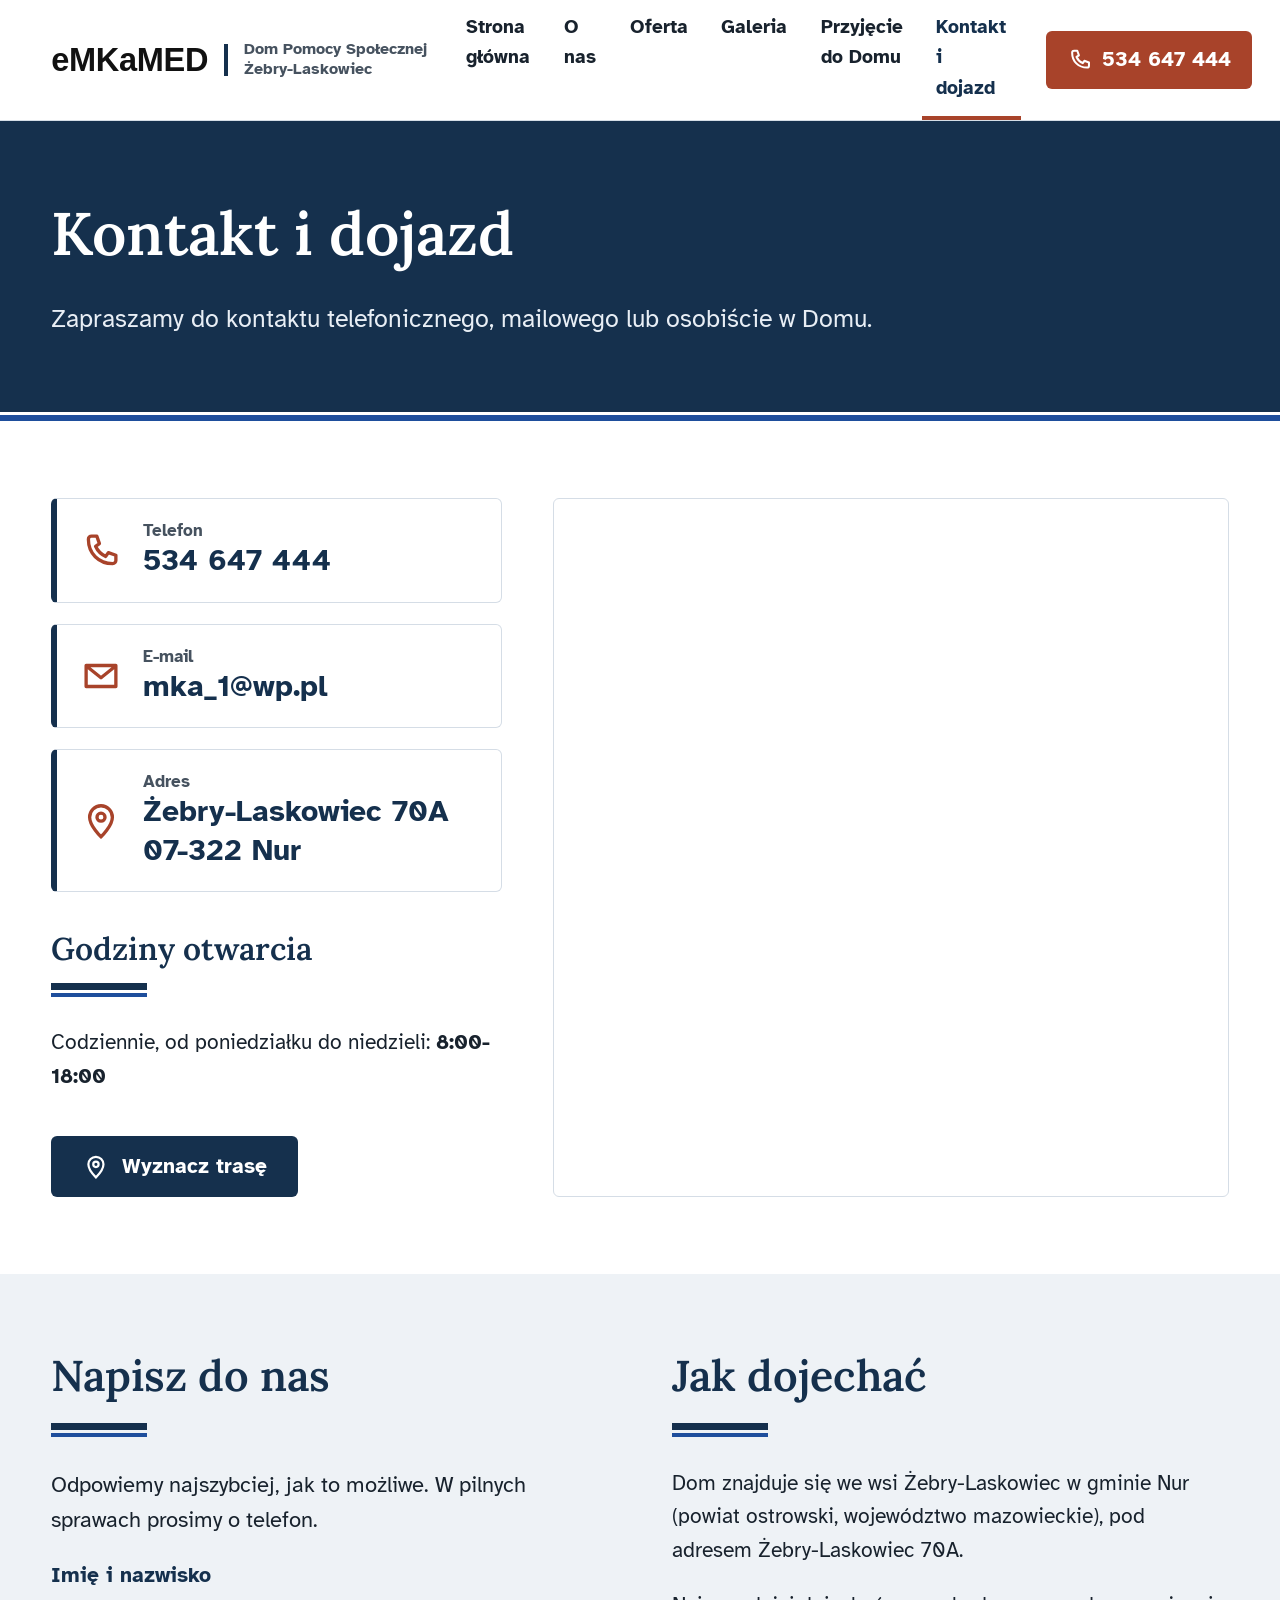
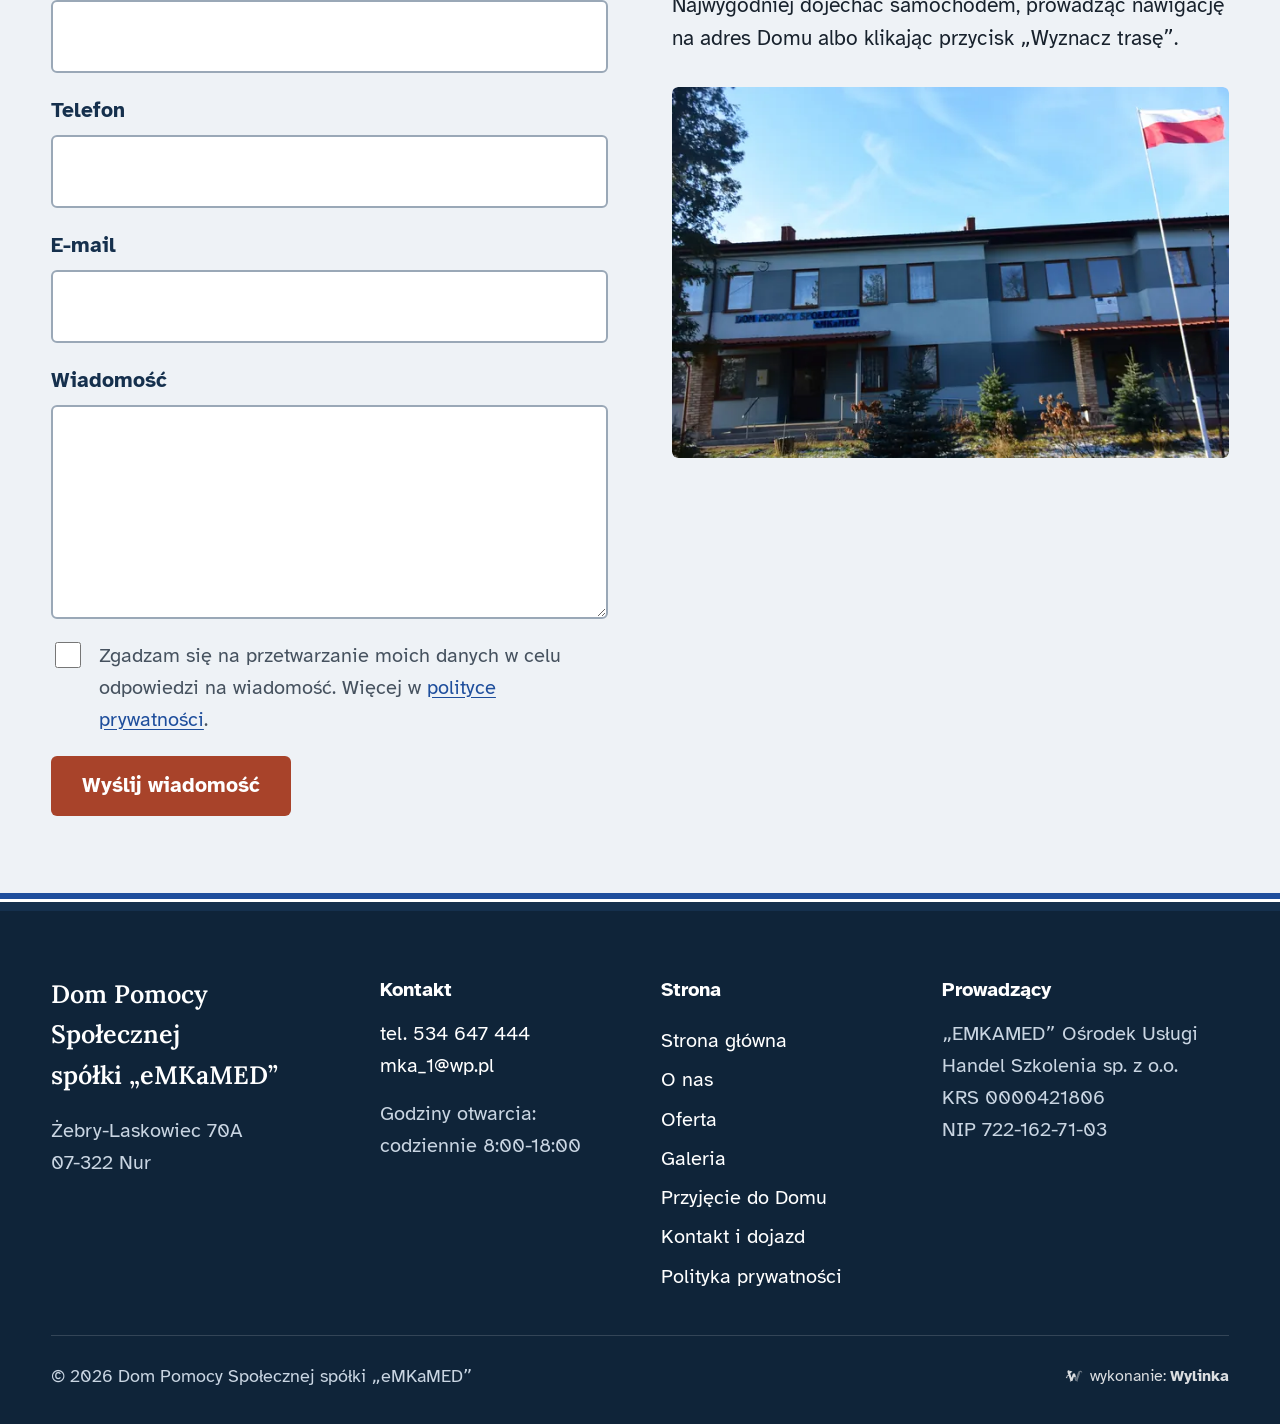
<file: kontakt.html>
<!doctype html>
<html lang="pl">
<head>
<meta charset="utf-8">
<meta name="viewport" content="width=device-width, initial-scale=1">
<meta name="robots" content="noindex, nofollow" data-podglad>
<title>Kontakt i dojazd - Dom Pomocy Społecznej Żebry-Laskowiec, gm. Nur</title>
<meta name="description" content="Kontakt z DPS w Żebrach-Laskowcu: tel. 534 647 444, mka_1@wp.pl, Żebry-Laskowiec 70A, 07-322 Nur. Mapa dojazdu i formularz kontaktowy.">
<link rel="canonical" href="https://dpsżebry.pl/kontakt/">
<meta property="og:type" content="website">
<meta property="og:locale" content="pl_PL">
<meta property="og:title" content="Kontakt i dojazd - Dom Pomocy Społecznej Żebry-Laskowiec, gm. Nur">
<meta property="og:description" content="Kontakt z DPS w Żebrach-Laskowcu: tel. 534 647 444, mka_1@wp.pl, Żebry-Laskowiec 70A, 07-322 Nur. Mapa dojazdu i formularz kontaktowy.">
<meta property="og:image" content="https://dpsżebry.pl/img/dom-lato-1600.webp">
<meta name="theme-color" content="#15304d">
<link rel="icon" href="favicon.svg" type="image/svg+xml">
<link rel="preload" href="fonts/atkinson-hyperlegible-latin-400-r.woff2" as="font" type="font/woff2" crossorigin>
<link rel="preload" href="fonts/lora-rdzen.woff2" as="font" type="font/woff2" crossorigin>

<style>@font-face{font-family:"Atkinson";font-weight:400;font-display:swap;src:url(fonts/atkinson-hyperlegible-latin-400-r.woff2) format("woff2");unicode-range:U+0020-007E,U+00A0,U+00A9,U+00AB,U+00B7,U+00BB,U+00D3,U+00F3}
@font-face{font-family:"Atkinson";font-weight:400;font-display:swap;src:url(fonts/atkinson-hyperlegible-latin-ext-400-pl.woff2) format("woff2");unicode-range:U+0104-0107,U+0118-0119,U+0141-0144,U+015A-015B,U+0179-017C,U+2013-2014,U+201C-201E,U+2026}
@font-face{font-family:"Atkinson";font-weight:700;font-display:swap;src:url(fonts/atkinson-hyperlegible-latin-700-r.woff2) format("woff2");unicode-range:U+0020-007E,U+00A0,U+00A9,U+00AB,U+00B7,U+00BB,U+00D3,U+00F3}
@font-face{font-family:"Atkinson";font-weight:700;font-display:swap;src:url(fonts/atkinson-hyperlegible-latin-ext-700-pl.woff2) format("woff2");unicode-range:U+0104-0107,U+0118-0119,U+0141-0144,U+015A-015B,U+0179-017C,U+2013-2014,U+201C-201E,U+2026}
@font-face{font-family:"Lora";font-weight:400 700;font-display:swap;src:url(fonts/lora-rdzen.woff2) format("woff2");unicode-range:U+0020-007E,U+00A0,U+00A9,U+00AB,U+00B0,U+00B7,U+00BB,U+00D3,U+00D7,U+00F3,U+2013-2014,U+2018-2019,U+201C-201E,U+2022,U+2026}
@font-face{font-family:"Lora";font-weight:400 700;font-display:swap;src:url(fonts/lora-pl.woff2) format("woff2");unicode-range:U+0104-0107,U+0118-0119,U+0141-0144,U+015A-015B,U+0179-017C}</style>
<link rel="stylesheet" href="style.css">
<script src="app.js" defer></script>
<script type="application/ld+json">[{"@context": "https://schema.org", "@type": "BreadcrumbList", "itemListElement": [{"@type": "ListItem", "position": 1, "name": "Strona główna", "item": "https://dpsżebry.pl/"}, {"@type": "ListItem", "position": 2, "name": "Kontakt i dojazd", "item": "https://dpsżebry.pl/kontakt/"}]}, {"@context": "https://schema.org", "@type": "NursingHome", "name": "Dom Pomocy Społecznej spółki eMKaMED w Żebrach-Laskowcu", "url": "https://dpsżebry.pl/", "image": "https://dpsżebry.pl/img/dom-lato-1600.webp", "telephone": "+48 534 647 444", "email": "mka_1@wp.pl", "address": {"@type": "PostalAddress", "streetAddress": "Żebry-Laskowiec 70A", "postalCode": "07-322", "addressLocality": "Nur", "addressRegion": "mazowieckie", "addressCountry": "PL"}, "openingHoursSpecification": [{"@type": "OpeningHoursSpecification", "dayOfWeek": ["Monday", "Tuesday", "Wednesday", "Thursday", "Friday", "Saturday", "Sunday"], "opens": "08:00", "closes": "18:00"}], "parentOrganization": {"@type": "Organization", "name": "EMKAMED Ośrodek Usługi Handel Szkolenia sp. z o.o.", "taxID": "7221627103"}}]</script>
</head>
<body>
<a class="skok" href="#tresc">Przejdź do treści</a>
<header class="naglowek">
  <div class="kontener naglowek-w">
    <a class="logo" href="index.html" aria-label="eMKaMED, Dom Pomocy Społecznej Żebry-Laskowiec - strona główna">
      <span class="logo-znak">eMKaMED</span>
      <span class="logo-opis">Dom Pomocy Społecznej<br>Żebry-Laskowiec</span><span class="logo-opis-tel">DPS Żebry-Laskowiec</span>
    </a>
    <nav class="menu" id="menu" aria-label="Menu główne"><a href="index.html">Strona główna</a><a href="o-nas.html">O nas</a><a href="oferta.html">Oferta</a><a href="galeria.html">Galeria</a><a href="przyjecie.html">Przyjęcie do Domu</a><a href="kontakt.html" aria-current="page">Kontakt i dojazd</a></nav>
    <a class="tel-gora" href="tel:+48534647444"><svg viewBox="0 0 24 24" aria-hidden="true"><path d="M6.6 3.5h3l1.5 4.3-2.2 1.5a11.5 11.5 0 0 0 5.8 5.8l1.5-2.2 4.3 1.5v3c0 1-.8 1.8-1.8 1.8C10.6 19.2 4.8 13.4 4.8 5.3c0-1 .8-1.8 1.8-1.8z" fill="none" stroke="currentColor" stroke-width="1.9" stroke-linejoin="round"/></svg><span>534 647 444</span></a>
    <button class="burger" id="burger" type="button" aria-expanded="false" aria-controls="menu" aria-label="Otwórz menu"><span></span><span></span><span></span></button>
  </div>
</header>
<main id="tresc">
<section class="glowa glowa-prosta">
  <div class="kontener glowa-w">
    <h1>Kontakt i dojazd</h1>
    <p class="lead">Zapraszamy do kontaktu telefonicznego, mailowego lub osobiście w Domu.</p>
  </div>
</section>

<section class="sekcja">
  <div class="kontener kontakt-siatka">
    <div class="kontakt-dane">
      <a class="kontakt-duzy" href="tel:+48534647444"><svg viewBox="0 0 24 24" aria-hidden="true"><path d="M6.6 3.5h3l1.5 4.3-2.2 1.5a11.5 11.5 0 0 0 5.8 5.8l1.5-2.2 4.3 1.5v3c0 1-.8 1.8-1.8 1.8C10.6 19.2 4.8 13.4 4.8 5.3c0-1 .8-1.8 1.8-1.8z" fill="none" stroke="currentColor" stroke-width="1.9" stroke-linejoin="round"/></svg><span><small>Telefon</small>534 647 444</span></a>
      <a class="kontakt-duzy" href="mailto:mka_1@wp.pl"><svg viewBox="0 0 24 24" aria-hidden="true"><path d="M3.5 6h17v12h-17zM3.8 6.4 12 13l8.2-6.6" fill="none" stroke="currentColor" stroke-width="1.9" stroke-linejoin="round"/></svg><span><small>E-mail</small>mka_1@wp.pl</span></a>
      <div class="kontakt-duzy"><svg viewBox="0 0 24 24" aria-hidden="true"><path d="M12 21s-6.5-6.2-6.5-11.2a6.5 6.5 0 0 1 13 0C18.5 14.8 12 21 12 21z" fill="none" stroke="currentColor" stroke-width="1.9"/><circle cx="12" cy="9.8" r="2.3" fill="none" stroke="currentColor" stroke-width="1.9"/></svg><span><small>Adres</small>Żebry-Laskowiec 70A<br>07-322 Nur</span></div>
      <div class="godziny">
        <h2>Godziny otwarcia</h2>
        <span class="pasy " aria-hidden="true"></span>
        <p>Codziennie, od poniedziałku do niedzieli: <strong>8:00-18:00</strong></p>
      </div>
      <a class="btn btn-granat" href="https://www.google.com/maps/dir/?api=1&destination=Dom+Pomocy+Spo%C5%82ecznej+eMKaMED,+%C5%BBebry-Laskowiec+70A,+07-322+Nur" target="_blank" rel="noopener"><svg viewBox="0 0 24 24" aria-hidden="true"><path d="M12 21s-6.5-6.2-6.5-11.2a6.5 6.5 0 0 1 13 0C18.5 14.8 12 21 12 21z" fill="none" stroke="currentColor" stroke-width="1.9"/><circle cx="12" cy="9.8" r="2.3" fill="none" stroke="currentColor" stroke-width="1.9"/></svg><span>Wyznacz trasę</span></a>
    </div>
    <div class="mapa">
      <iframe src="https://www.google.com/maps?q=Dom+Pomocy+Spo%C5%82ecznej+eMKaMED,+%C5%BBebry-Laskowiec+70A,+07-322+Nur&z=13&output=embed" title="Mapa dojazdu do Domu Pomocy Społecznej w Żebrach-Laskowcu" loading="eager" referrerpolicy="no-referrer-when-downgrade" allowfullscreen></iframe>
    </div>
  </div>
</section>

<section class="sekcja sekcja-szara">
  <div class="kontener dwie">
    <div class="tekst">
      <h2>Napisz do nas</h2>
      <span class="pasy " aria-hidden="true"></span>
      <p>Odpowiemy najszybciej, jak to możliwe. W pilnych sprawach prosimy o telefon.</p>
      <form class="formularz" id="formularz" novalidate>
        <label>Imię i nazwisko<input name="imie" autocomplete="name" required></label>
        <label>Telefon<input name="telefon" type="tel" autocomplete="tel" inputmode="tel"></label>
        <label>E-mail<input name="email" type="email" autocomplete="email" required></label>
        <label>Wiadomość<textarea name="wiadomosc" rows="5" required></textarea></label>
        <label class="zgoda"><input type="checkbox" name="zgoda" required><span>Zgadzam się na przetwarzanie moich danych w celu odpowiedzi na wiadomość. Więcej w <a href="polityka-prywatnosci.html">polityce prywatności</a>.</span></label>
        <button class="btn btn-cegla" type="submit">Wyślij wiadomość</button>
        <p class="formularz-info" role="status" hidden></p>
      </form>
    </div>
    <div class="dojazd">
      <h2>Jak dojechać</h2>
      <span class="pasy " aria-hidden="true"></span>
      <p>Dom znajduje się we wsi Żebry-Laskowiec w gminie Nur (powiat ostrowski, województwo mazowieckie), pod adresem Żebry-Laskowiec 70A.</p>
      <p>Najwygodniej dojechać samochodem, prowadząc nawigację na adres Domu albo klikając przycisk „Wyznacz trasę”.</p>
      <div class="foto-ramka"><a class="lb " href="img/dom-zima-1600.webp" data-podpis="Wejście główne do Domu Pomocy Społecznej"><img src="img/dom-zima-1024.webp" srcset="img/dom-zima-640.webp 640w, img/dom-zima-1024.webp 1024w, img/dom-zima-1600.webp 1600w, img/dom-zima-2400.webp 2400w" sizes="(max-width: 760px) 92vw, 46vw" width="1600" height="1067" alt="Wejście główne do Domu Pomocy Społecznej" loading="lazy" decoding="async"></a></div>
    </div>
  </div>
</section>

</main>
<footer class="stopka">
  <div class="stopka-pasy" aria-hidden="true"></div>
  <div class="kontener stopka-w">
    <div class="stopka-kol">
      <p class="stopka-nazwa">Dom Pomocy Społecznej<br>spółki „eMKaMED”</p>
      <p>Żebry-Laskowiec 70A<br>07-322 Nur</p>
    </div>
    <div class="stopka-kol">
      <p class="stopka-tyt">Kontakt</p>
      <p><a href="tel:+48534647444">tel. 534 647 444</a><br><a href="mailto:mka_1@wp.pl">mka_1@wp.pl</a></p>
      <p>Godziny otwarcia:<br>codziennie 8:00-18:00</p>
    </div>
    <nav class="stopka-kol stopka-menu" aria-label="Menu w stopce">
      <p class="stopka-tyt">Strona</p><a href="index.html">Strona główna</a><a href="o-nas.html">O nas</a><a href="oferta.html">Oferta</a><a href="galeria.html">Galeria</a><a href="przyjecie.html">Przyjęcie do Domu</a><a href="kontakt.html">Kontakt i dojazd</a><a href="polityka-prywatnosci.html">Polityka prywatności</a>
    </nav>
    <div class="stopka-kol">
      <p class="stopka-tyt">Prowadzący</p>
      <p>„EMKAMED” Ośrodek Usługi Handel Szkolenia sp. z o.o.<br>KRS 0000421806<br>NIP 722-162-71-03</p>
    </div>
  </div>
  <div class="kontener stopka-dol">
    <span>© 2026 Dom Pomocy Społecznej spółki „eMKaMED”</span>
    <a class="wylinka-badge" href="https://wylinka.pl/?utm_source=xn--dpsebry-ywb.pl&amp;utm_medium=stopka&amp;utm_campaign=wykonanie" rel="noopener" title="Strona wykonana przez Wylinka"><svg viewBox="0 0 64 64" aria-hidden="true" focusable="false" fill="currentColor"><path d="M9.8 22.8l-1.2-7.9 2.2-3.7 15.5 4.6-.5 1.5-7.2 5.5 4.7 15.6 5-15.6 7 0 4.1 12.7-4.2-.9-2.6 1.8-.8-2.2-5.3 15.6-4.3 0 .4 .2-2.1 2.8-1.3-1.1 1.1-1.4-3.1 .2-.1-1.7 2.2-.1-5.7-16.5-4.8 .6-.8 3.1 0 .5-.3 .5 .8 2.2-1.6 .5-.4-1.3-.8 1.6-1.5-.8 .8-1.6-1.4 .6-.6-1.6 2.3-.8 .2-.4 1.3-4.8 5.9-.8-2.4-6.9zM15.2 13.7l-.1-.4-.4 .8-.1 .8 .1 1 .1 .4 .3 .7 .3-.9 .1-.7 0-.8z"/><path class="wy-pod" d="M37.1 49.8l-4.5-13.3 2.6-1.8 4.2 .9 .9 2.8 3-9.7 0-.5 .1-.8 3.2-8.4 .5-1 .6-1 .9-1.1 1.3-1 1.1-.7 1.4-.5 1.4-.3 .7 0 .9 0 1.2 .3 1.4 .6 .8 .5 .7 .7 .6 .7 .5 .9 .3 .9 .1 .9 0 .8-.2 .9-.5 .9-.5 .6-.7 .5-.7 .3-.1-.1 0-.1 .5-.5 .3-.7 .2-.5 0-.6-.1-.6-.3-.7-.4-.5-.4-.4-.5-.3-.6-.3-.7 0-.7 .1-.6 .1-.5 .4-.5 .5-.3 .5-.2 .7-.1 1.5-1.4 5.1-.8 3.3-.3 .7-.5 .7-6 17.5 1.9 .1-.1 1.7-3.1-.2 1.1 1.4-1.3 1.1-2.1-2.8 .4-.2z"/><path class="wy-old" d="M40.8 50l.4-.2-4.1 0-4.2-12.5 2.5-1.7 4.3 .9 .6 1.9 .6-1.6 0-.3 2.4-7.8 0-.5 .1-.8 3.2-8.4 .4-.8 .6-.9 .9-1.2 .9-.9 1.3-.8 1.4-.6 1.2-.3 1.4-.1 1.3 .1 .6 .2 .8 .3 1.1 .6 .9 .7 .7 .9 .5 .9 .3 .9 .1 1.1-.1 .9-.3 .9-.4 .7-.6 .7-.6 .4-.6 .2-.1-.1 0-.1 .5-.5 .3-.7 .2-.5 0-.5-.1-.6-.2-.6-.3-.5-.4-.5-.5-.3-.6-.3-.7-.1-.6 0-.6 .1-.6 .3-.6 .5-.3 .4-.2 .5-.1 .5-.1 1.5-1.4 5.1-.8 3.3-.3 .7-.5 .7-6 17.5 1.9 .1-.1 1.7-3.1-.2 1.1 1.4-1.3 1.1zM49.6 17.1l.6 1.7-1.5 1.9 .4 .4 1.8-2.1-.7-2.1zM48.1 28.3l.5 1.8-1.7 1.8 .4 .4 1.9-2-.6-2.2zM37.9 41.7l1.7-1.5-.4-.4-1.7 1.4zM42.6 38.7l-1.5 2.8 1.1 2-1.3 2.6 .5 .2 1.5-2.8-1.1-2 1.4-2.5z"/></svg><span>wykonanie: <b>Wylinka</b></span></a>
  </div>
</footer>
</body>
</html>
</file>
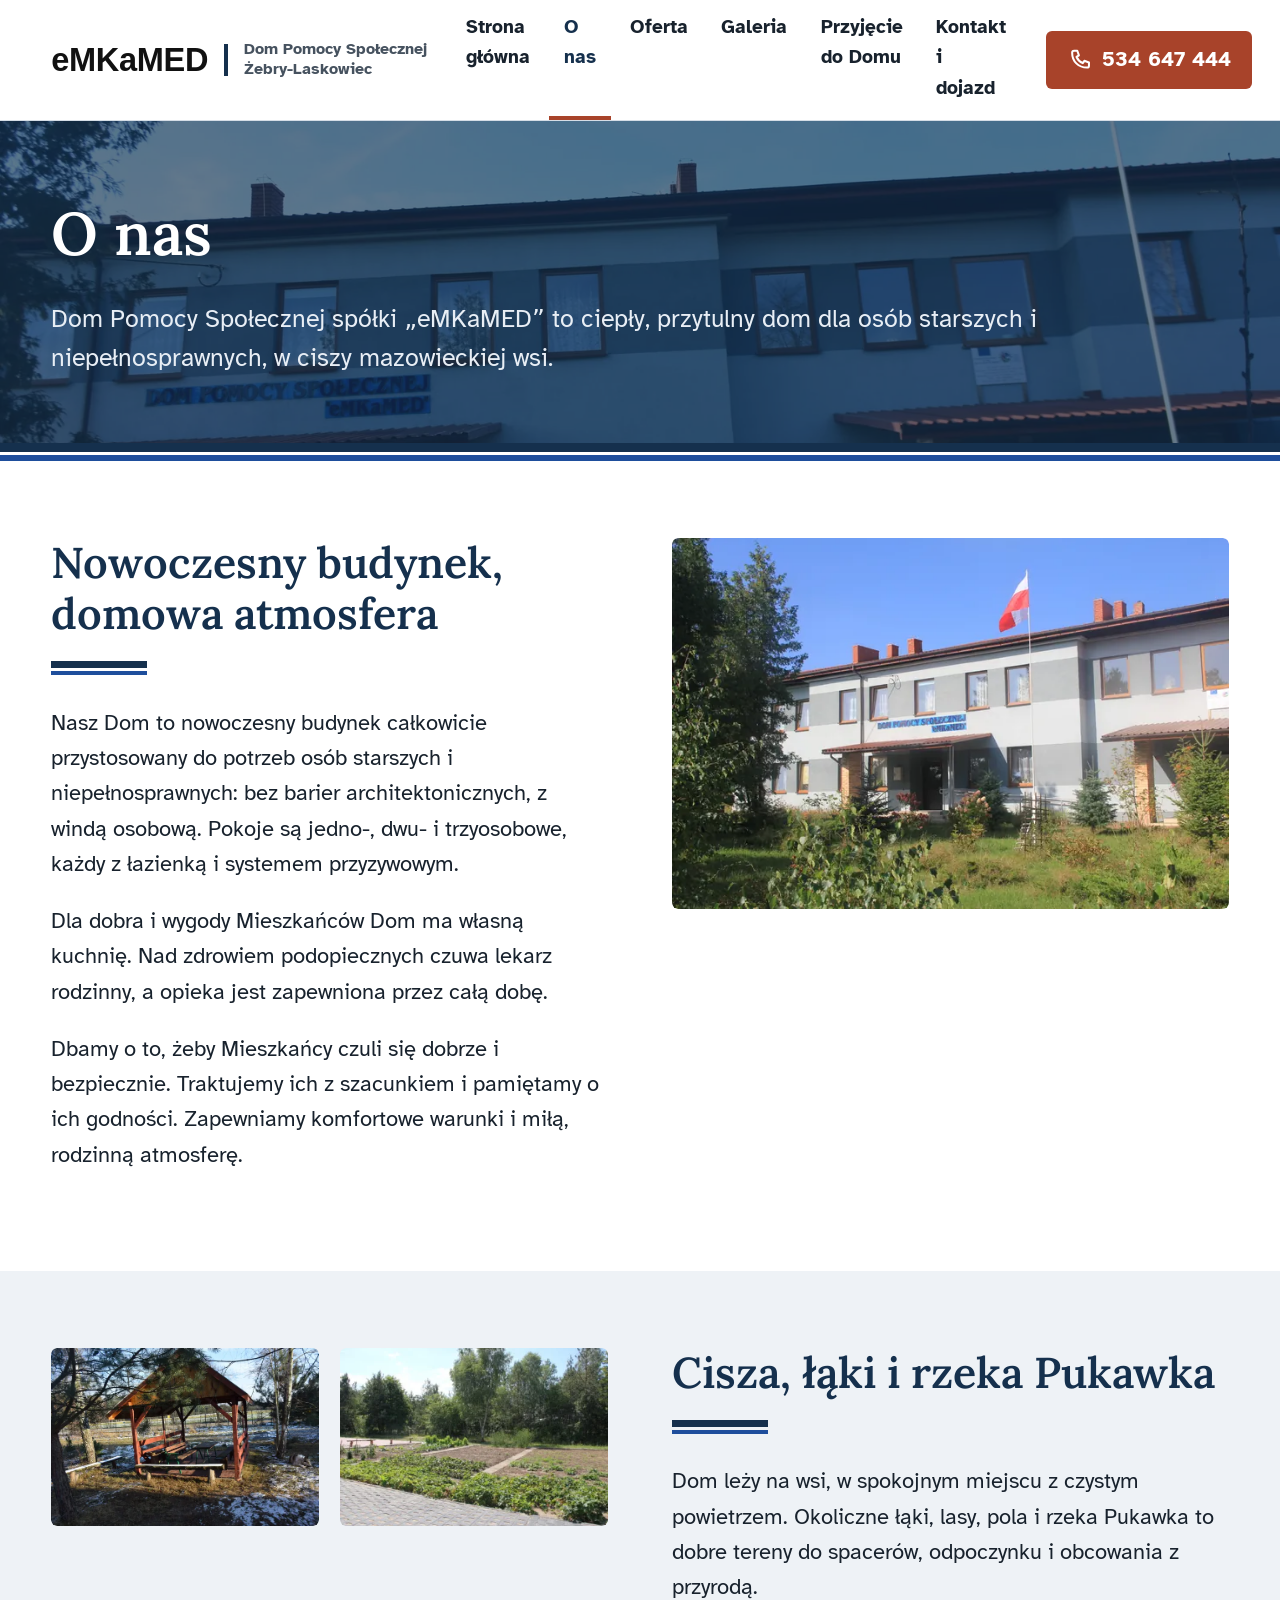
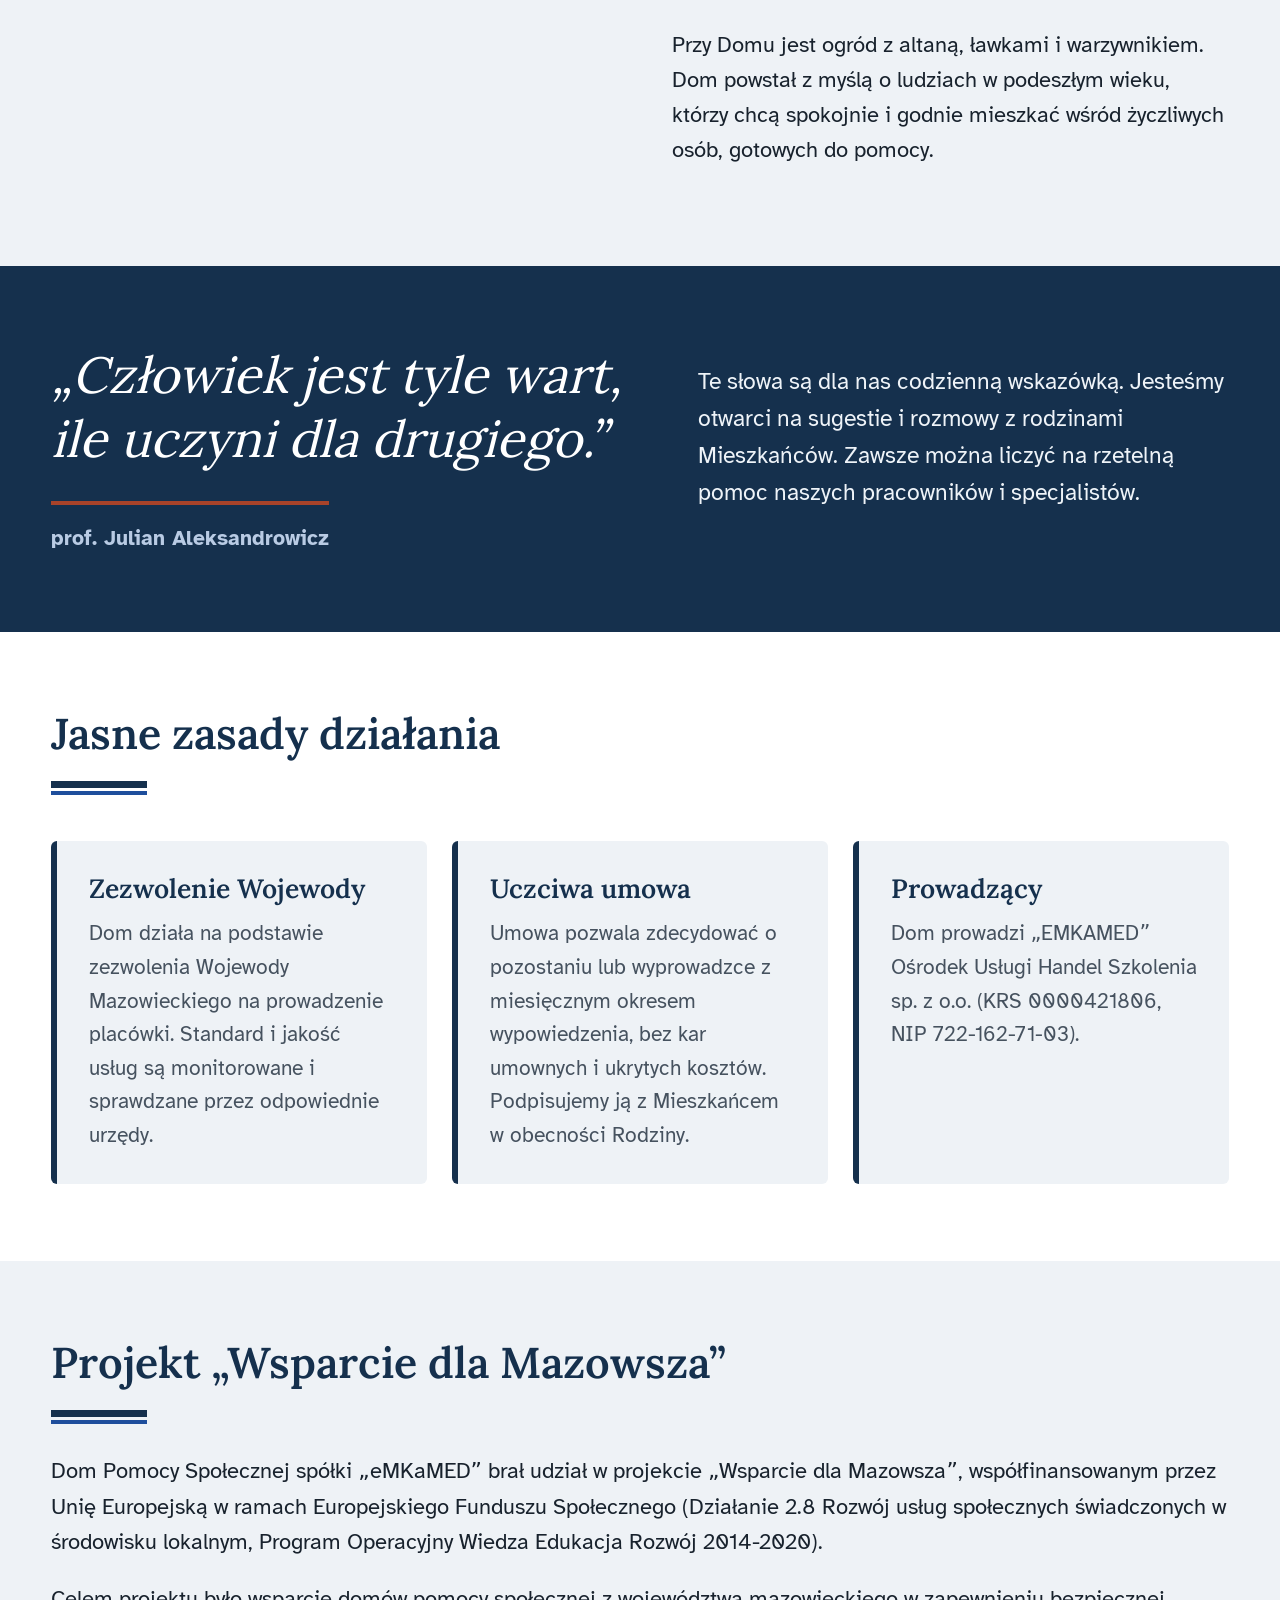
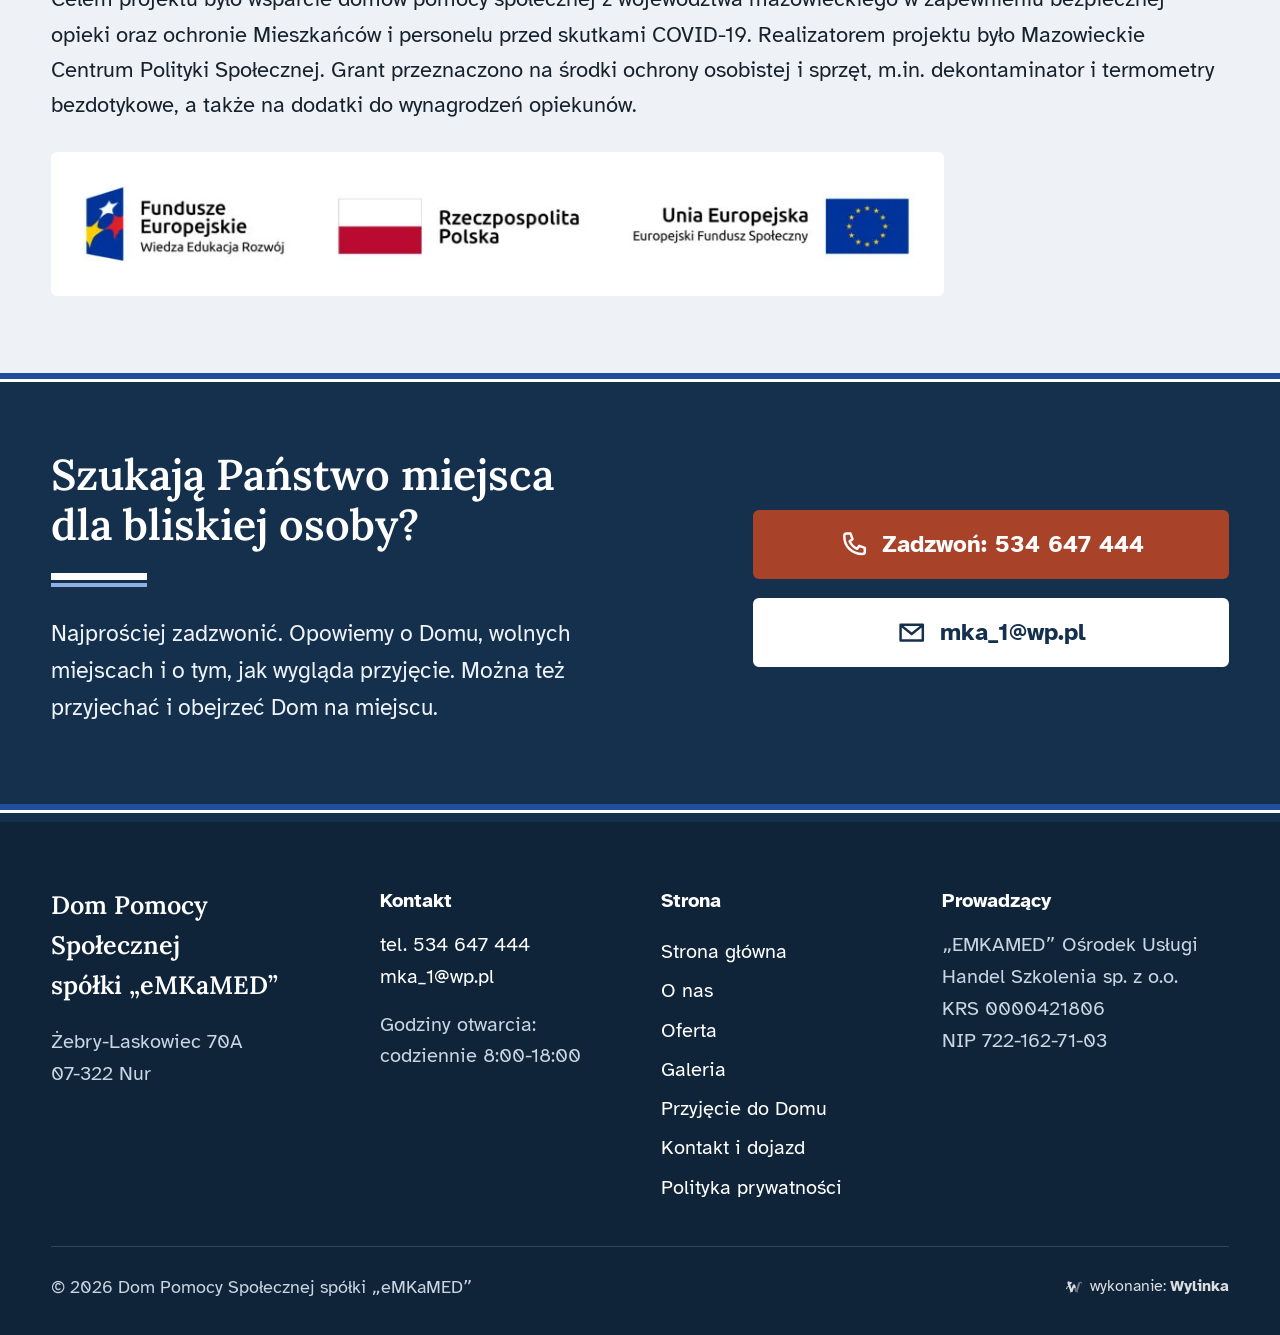
<file: o-nas.html>
<!doctype html>
<html lang="pl">
<head>
<meta charset="utf-8">
<meta name="viewport" content="width=device-width, initial-scale=1">
<meta name="robots" content="noindex, nofollow" data-podglad>
<title>O nas - Dom Pomocy Społecznej Żebry-Laskowiec</title>
<meta name="description" content="Poznaj Dom Pomocy Społecznej spółki eMKaMED w Żebrach-Laskowcu: budynek bez barier z windą, pokoje z łazienkami, własna kuchnia, spokojna okolica nad Pukawką.">
<link rel="canonical" href="https://dpsżebry.pl/o-nas/">
<meta property="og:type" content="website">
<meta property="og:locale" content="pl_PL">
<meta property="og:title" content="O nas - Dom Pomocy Społecznej Żebry-Laskowiec">
<meta property="og:description" content="Poznaj Dom Pomocy Społecznej spółki eMKaMED w Żebrach-Laskowcu: budynek bez barier z windą, pokoje z łazienkami, własna kuchnia, spokojna okolica nad Pukawką.">
<meta property="og:image" content="https://dpsżebry.pl/img/dom-lato-1600.webp">
<meta name="theme-color" content="#15304d">
<link rel="icon" href="favicon.svg" type="image/svg+xml">
<link rel="preload" href="fonts/atkinson-hyperlegible-latin-400-r.woff2" as="font" type="font/woff2" crossorigin>
<link rel="preload" href="fonts/lora-rdzen.woff2" as="font" type="font/woff2" crossorigin>

<style>@font-face{font-family:"Atkinson";font-weight:400;font-display:swap;src:url(fonts/atkinson-hyperlegible-latin-400-r.woff2) format("woff2");unicode-range:U+0020-007E,U+00A0,U+00A9,U+00AB,U+00B7,U+00BB,U+00D3,U+00F3}
@font-face{font-family:"Atkinson";font-weight:400;font-display:swap;src:url(fonts/atkinson-hyperlegible-latin-ext-400-pl.woff2) format("woff2");unicode-range:U+0104-0107,U+0118-0119,U+0141-0144,U+015A-015B,U+0179-017C,U+2013-2014,U+201C-201E,U+2026}
@font-face{font-family:"Atkinson";font-weight:700;font-display:swap;src:url(fonts/atkinson-hyperlegible-latin-700-r.woff2) format("woff2");unicode-range:U+0020-007E,U+00A0,U+00A9,U+00AB,U+00B7,U+00BB,U+00D3,U+00F3}
@font-face{font-family:"Atkinson";font-weight:700;font-display:swap;src:url(fonts/atkinson-hyperlegible-latin-ext-700-pl.woff2) format("woff2");unicode-range:U+0104-0107,U+0118-0119,U+0141-0144,U+015A-015B,U+0179-017C,U+2013-2014,U+201C-201E,U+2026}
@font-face{font-family:"Lora";font-weight:400 700;font-display:swap;src:url(fonts/lora-rdzen.woff2) format("woff2");unicode-range:U+0020-007E,U+00A0,U+00A9,U+00AB,U+00B0,U+00B7,U+00BB,U+00D3,U+00D7,U+00F3,U+2013-2014,U+2018-2019,U+201C-201E,U+2022,U+2026}
@font-face{font-family:"Lora";font-weight:400 700;font-display:swap;src:url(fonts/lora-pl.woff2) format("woff2");unicode-range:U+0104-0107,U+0118-0119,U+0141-0144,U+015A-015B,U+0179-017C}</style>
<link rel="stylesheet" href="style.css">
<script src="app.js" defer></script>
<script type="application/ld+json">{"@context": "https://schema.org", "@type": "BreadcrumbList", "itemListElement": [{"@type": "ListItem", "position": 1, "name": "Strona główna", "item": "https://dpsżebry.pl/"}, {"@type": "ListItem", "position": 2, "name": "O nas", "item": "https://dpsżebry.pl/o-nas/"}]}</script>
</head>
<body>
<a class="skok" href="#tresc">Przejdź do treści</a>
<header class="naglowek">
  <div class="kontener naglowek-w">
    <a class="logo" href="index.html" aria-label="eMKaMED, Dom Pomocy Społecznej Żebry-Laskowiec - strona główna">
      <span class="logo-znak">eMKaMED</span>
      <span class="logo-opis">Dom Pomocy Społecznej<br>Żebry-Laskowiec</span><span class="logo-opis-tel">DPS Żebry-Laskowiec</span>
    </a>
    <nav class="menu" id="menu" aria-label="Menu główne"><a href="index.html">Strona główna</a><a href="o-nas.html" aria-current="page">O nas</a><a href="oferta.html">Oferta</a><a href="galeria.html">Galeria</a><a href="przyjecie.html">Przyjęcie do Domu</a><a href="kontakt.html">Kontakt i dojazd</a></nav>
    <a class="tel-gora" href="tel:+48534647444"><svg viewBox="0 0 24 24" aria-hidden="true"><path d="M6.6 3.5h3l1.5 4.3-2.2 1.5a11.5 11.5 0 0 0 5.8 5.8l1.5-2.2 4.3 1.5v3c0 1-.8 1.8-1.8 1.8C10.6 19.2 4.8 13.4 4.8 5.3c0-1 .8-1.8 1.8-1.8z" fill="none" stroke="currentColor" stroke-width="1.9" stroke-linejoin="round"/></svg><span>534 647 444</span></a>
    <button class="burger" id="burger" type="button" aria-expanded="false" aria-controls="menu" aria-label="Otwórz menu"><span></span><span></span><span></span></button>
  </div>
</header>
<main id="tresc">
<section class="glowa">
  <div class="glowa-foto"><img src="img/dom-zima-1024.webp" srcset="img/dom-zima-640.webp 640w, img/dom-zima-1024.webp 1024w, img/dom-zima-1600.webp 1600w, img/dom-zima-2400.webp 2400w" sizes="100vw" width="1600" height="1067" alt="Budynek Domu Pomocy Społecznej z wejściem głównym"></div>
  <div class="kontener glowa-w">
    <h1>O nas</h1>
    <p class="lead">Dom Pomocy Społecznej spółki „eMKaMED” to ciepły, przytulny dom dla osób starszych i niepełnosprawnych, w ciszy mazowieckiej wsi.</p>
  </div>
</section>

<section class="sekcja">
  <div class="kontener dwie">
    <div class="tekst">
      <h2>Nowoczesny budynek, domowa atmosfera</h2>
      <span class="pasy " aria-hidden="true"></span>
      <p>Nasz Dom to nowoczesny budynek całkowicie przystosowany do potrzeb osób starszych i niepełnosprawnych: bez barier architektonicznych, z windą osobową. Pokoje są jedno-, dwu- i trzyosobowe, każdy z łazienką i systemem przyzywowym.</p>
      <p>Dla dobra i wygody Mieszkańców Dom ma własną kuchnię. Nad zdrowiem podopiecznych czuwa lekarz rodzinny, a opieka jest zapewniona przez całą dobę.</p>
      <p>Dbamy o to, żeby Mieszkańcy czuli się dobrze i bezpiecznie. Traktujemy ich z szacunkiem i pamiętamy o ich godności. Zapewniamy komfortowe warunki i miłą, rodzinną atmosferę.</p>
    </div>
    <div class="foto-ramka"><a class="lb " href="img/dom-lato-1600.webp" data-podpis="Dom Pomocy Społecznej latem, front budynku z flagą"><img src="img/dom-lato-1024.webp" srcset="img/dom-lato-640.webp 640w, img/dom-lato-1024.webp 1024w, img/dom-lato-1600.webp 1600w, img/dom-lato-2400.webp 2400w" sizes="(max-width: 760px) 92vw, 46vw" width="1600" height="1067" alt="Dom Pomocy Społecznej latem, front budynku z flagą" loading="lazy" decoding="async"></a></div>
  </div>
</section>

<section class="sekcja sekcja-szara" id="okolica">
  <div class="kontener dwie dwie-odwr">
    <div class="tekst">
      <h2>Cisza, łąki i rzeka Pukawka</h2>
      <span class="pasy " aria-hidden="true"></span>
      <p>Dom leży na wsi, w spokojnym miejscu z czystym powietrzem. Okoliczne łąki, lasy, pola i rzeka Pukawka to dobre tereny do spacerów, odpoczynku i obcowania z przyrodą.</p>
      <p>Przy Domu jest ogród z altaną, ławkami i warzywnikiem. Dom powstał z myślą o ludziach w podeszłym wieku, którzy chcą spokojnie i godnie mieszkać wśród życzliwych osób, gotowych do pomocy.</p>
    </div>
    <div class="foto-para">
      <a class="lb " href="img/altana-1600.webp" data-podpis="Altana z ławkami w ogrodzie Domu"><img src="img/altana-1024.webp" srcset="img/altana-640.webp 640w, img/altana-1024.webp 1024w, img/altana-1600.webp 1600w, img/altana-2400.webp 2400w" sizes="(max-width: 760px) 46vw, 23vw" width="1600" height="1067" alt="Altana z ławkami w ogrodzie Domu" loading="lazy" decoding="async"></a>
      <a class="lb " href="img/warzywnik.webp" data-podpis="Warzywnik i ogród przy Domu"><img src="img/warzywnik.webp" width="442" height="299" alt="Warzywnik i ogród przy Domu" loading="lazy" decoding="async"></a>
    </div>
  </div>
</section>

<section class="sekcja sekcja-ciemna">
  <div class="kontener cytat-w">
    <figure class="cytat">
      <blockquote><p>Człowiek jest tyle wart, ile uczyni dla drugiego.</p></blockquote>
      <figcaption>prof. Julian Aleksandrowicz</figcaption>
    </figure>
    <div class="cytat-tekst">
      <p>Te słowa są dla nas codzienną wskazówką. Jesteśmy otwarci na sugestie i rozmowy z rodzinami Mieszkańców. Zawsze można liczyć na rzetelną pomoc naszych pracowników i specjalistów.</p>
    </div>
  </div>
</section>

<section class="sekcja">
  <div class="kontener">
    <div class="sekcja-glowa">
      <h2>Jasne zasady działania</h2>
      <span class="pasy " aria-hidden="true"></span>
    </div>
    <div class="trzy">
      <div class="blok"><h3>Zezwolenie Wojewody</h3><p>Dom działa na podstawie zezwolenia Wojewody Mazowieckiego na prowadzenie placówki. Standard i jakość usług są monitorowane i sprawdzane przez odpowiednie urzędy.</p></div>
      <div class="blok"><h3>Uczciwa umowa</h3><p>Umowa pozwala zdecydować o pozostaniu lub wyprowadzce z miesięcznym okresem wypowiedzenia, bez kar umownych i ukrytych kosztów. Podpisujemy ją z Mieszkańcem w obecności Rodziny.</p></div>
      <div class="blok"><h3>Prowadzący</h3><p>Dom prowadzi „EMKAMED” Ośrodek Usługi Handel Szkolenia sp. z o.o. (KRS 0000421806, NIP 722-162-71-03).</p></div>
    </div>
  </div>
</section>

<section class="sekcja sekcja-szara">
  <div class="kontener projekt">
    <div class="tekst">
      <h2>Projekt „Wsparcie dla Mazowsza”</h2>
      <span class="pasy " aria-hidden="true"></span>
      <p>Dom Pomocy Społecznej spółki „eMKaMED” brał udział w projekcie „Wsparcie dla Mazowsza”, współfinansowanym przez Unię Europejską w ramach Europejskiego Funduszu Społecznego (Działanie 2.8 Rozwój usług społecznych świadczonych w środowisku lokalnym, Program Operacyjny Wiedza Edukacja Rozwój 2014-2020).</p>
      <p>Celem projektu było wsparcie domów pomocy społecznej z województwa mazowieckiego w zapewnieniu bezpiecznej opieki oraz ochronie Mieszkańców i personelu przed skutkami COVID-19. Realizatorem projektu było Mazowieckie Centrum Polityki Społecznej. Grant przeznaczono na środki ochrony osobistej i sprzęt, m.in. dekontaminator i termometry bezdotykowe, a także na dodatki do wynagrodzeń opiekunów.</p>
      <img class="fundusze" src="img/fundusze.webp" width="893" height="115" alt="Logotypy: Fundusze Europejskie Wiedza Edukacja Rozwój, Rzeczpospolita Polska, Unia Europejska Europejski Fundusz Społeczny" loading="lazy">
    </div>
  </div>
</section>

<section class="sekcja kontakt-pas">
  <div class="kontener kontakt-pas-w">
    <div>
      <h2>Szukają Państwo miejsca dla bliskiej osoby?</h2>
      <span class="pasy " aria-hidden="true"></span>
      <p>Najprościej zadzwonić. Opowiemy o Domu, wolnych miejscach i o tym, jak wygląda przyjęcie. Można też przyjechać i obejrzeć Dom na miejscu.</p>
    </div>
    <div class="kontakt-pas-przyciski">
      <a class="btn btn-cegla" href="tel:+48534647444"><svg viewBox="0 0 24 24" aria-hidden="true"><path d="M6.6 3.5h3l1.5 4.3-2.2 1.5a11.5 11.5 0 0 0 5.8 5.8l1.5-2.2 4.3 1.5v3c0 1-.8 1.8-1.8 1.8C10.6 19.2 4.8 13.4 4.8 5.3c0-1 .8-1.8 1.8-1.8z" fill="none" stroke="currentColor" stroke-width="1.9" stroke-linejoin="round"/></svg><span>Zadzwoń: 534 647 444</span></a>
      <a class="btn btn-jasny" href="mailto:mka_1@wp.pl"><svg viewBox="0 0 24 24" aria-hidden="true"><path d="M3.5 6h17v12h-17zM3.8 6.4 12 13l8.2-6.6" fill="none" stroke="currentColor" stroke-width="1.9" stroke-linejoin="round"/></svg><span>mka_1@wp.pl</span></a>
    </div>
  </div>
</section>

</main>
<footer class="stopka">
  <div class="stopka-pasy" aria-hidden="true"></div>
  <div class="kontener stopka-w">
    <div class="stopka-kol">
      <p class="stopka-nazwa">Dom Pomocy Społecznej<br>spółki „eMKaMED”</p>
      <p>Żebry-Laskowiec 70A<br>07-322 Nur</p>
    </div>
    <div class="stopka-kol">
      <p class="stopka-tyt">Kontakt</p>
      <p><a href="tel:+48534647444">tel. 534 647 444</a><br><a href="mailto:mka_1@wp.pl">mka_1@wp.pl</a></p>
      <p>Godziny otwarcia:<br>codziennie 8:00-18:00</p>
    </div>
    <nav class="stopka-kol stopka-menu" aria-label="Menu w stopce">
      <p class="stopka-tyt">Strona</p><a href="index.html">Strona główna</a><a href="o-nas.html">O nas</a><a href="oferta.html">Oferta</a><a href="galeria.html">Galeria</a><a href="przyjecie.html">Przyjęcie do Domu</a><a href="kontakt.html">Kontakt i dojazd</a><a href="polityka-prywatnosci.html">Polityka prywatności</a>
    </nav>
    <div class="stopka-kol">
      <p class="stopka-tyt">Prowadzący</p>
      <p>„EMKAMED” Ośrodek Usługi Handel Szkolenia sp. z o.o.<br>KRS 0000421806<br>NIP 722-162-71-03</p>
    </div>
  </div>
  <div class="kontener stopka-dol">
    <span>© 2026 Dom Pomocy Społecznej spółki „eMKaMED”</span>
    <a class="wylinka-badge" href="https://wylinka.pl/?utm_source=xn--dpsebry-ywb.pl&amp;utm_medium=stopka&amp;utm_campaign=wykonanie" rel="noopener" title="Strona wykonana przez Wylinka"><svg viewBox="0 0 64 64" aria-hidden="true" focusable="false" fill="currentColor"><path d="M9.8 22.8l-1.2-7.9 2.2-3.7 15.5 4.6-.5 1.5-7.2 5.5 4.7 15.6 5-15.6 7 0 4.1 12.7-4.2-.9-2.6 1.8-.8-2.2-5.3 15.6-4.3 0 .4 .2-2.1 2.8-1.3-1.1 1.1-1.4-3.1 .2-.1-1.7 2.2-.1-5.7-16.5-4.8 .6-.8 3.1 0 .5-.3 .5 .8 2.2-1.6 .5-.4-1.3-.8 1.6-1.5-.8 .8-1.6-1.4 .6-.6-1.6 2.3-.8 .2-.4 1.3-4.8 5.9-.8-2.4-6.9zM15.2 13.7l-.1-.4-.4 .8-.1 .8 .1 1 .1 .4 .3 .7 .3-.9 .1-.7 0-.8z"/><path class="wy-pod" d="M37.1 49.8l-4.5-13.3 2.6-1.8 4.2 .9 .9 2.8 3-9.7 0-.5 .1-.8 3.2-8.4 .5-1 .6-1 .9-1.1 1.3-1 1.1-.7 1.4-.5 1.4-.3 .7 0 .9 0 1.2 .3 1.4 .6 .8 .5 .7 .7 .6 .7 .5 .9 .3 .9 .1 .9 0 .8-.2 .9-.5 .9-.5 .6-.7 .5-.7 .3-.1-.1 0-.1 .5-.5 .3-.7 .2-.5 0-.6-.1-.6-.3-.7-.4-.5-.4-.4-.5-.3-.6-.3-.7 0-.7 .1-.6 .1-.5 .4-.5 .5-.3 .5-.2 .7-.1 1.5-1.4 5.1-.8 3.3-.3 .7-.5 .7-6 17.5 1.9 .1-.1 1.7-3.1-.2 1.1 1.4-1.3 1.1-2.1-2.8 .4-.2z"/><path class="wy-old" d="M40.8 50l.4-.2-4.1 0-4.2-12.5 2.5-1.7 4.3 .9 .6 1.9 .6-1.6 0-.3 2.4-7.8 0-.5 .1-.8 3.2-8.4 .4-.8 .6-.9 .9-1.2 .9-.9 1.3-.8 1.4-.6 1.2-.3 1.4-.1 1.3 .1 .6 .2 .8 .3 1.1 .6 .9 .7 .7 .9 .5 .9 .3 .9 .1 1.1-.1 .9-.3 .9-.4 .7-.6 .7-.6 .4-.6 .2-.1-.1 0-.1 .5-.5 .3-.7 .2-.5 0-.5-.1-.6-.2-.6-.3-.5-.4-.5-.5-.3-.6-.3-.7-.1-.6 0-.6 .1-.6 .3-.6 .5-.3 .4-.2 .5-.1 .5-.1 1.5-1.4 5.1-.8 3.3-.3 .7-.5 .7-6 17.5 1.9 .1-.1 1.7-3.1-.2 1.1 1.4-1.3 1.1zM49.6 17.1l.6 1.7-1.5 1.9 .4 .4 1.8-2.1-.7-2.1zM48.1 28.3l.5 1.8-1.7 1.8 .4 .4 1.9-2-.6-2.2zM37.9 41.7l1.7-1.5-.4-.4-1.7 1.4zM42.6 38.7l-1.5 2.8 1.1 2-1.3 2.6 .5 .2 1.5-2.8-1.1-2 1.4-2.5z"/></svg><span>wykonanie: <b>Wylinka</b></span></a>
  </div>
</footer>
</body>
</html>
</file>
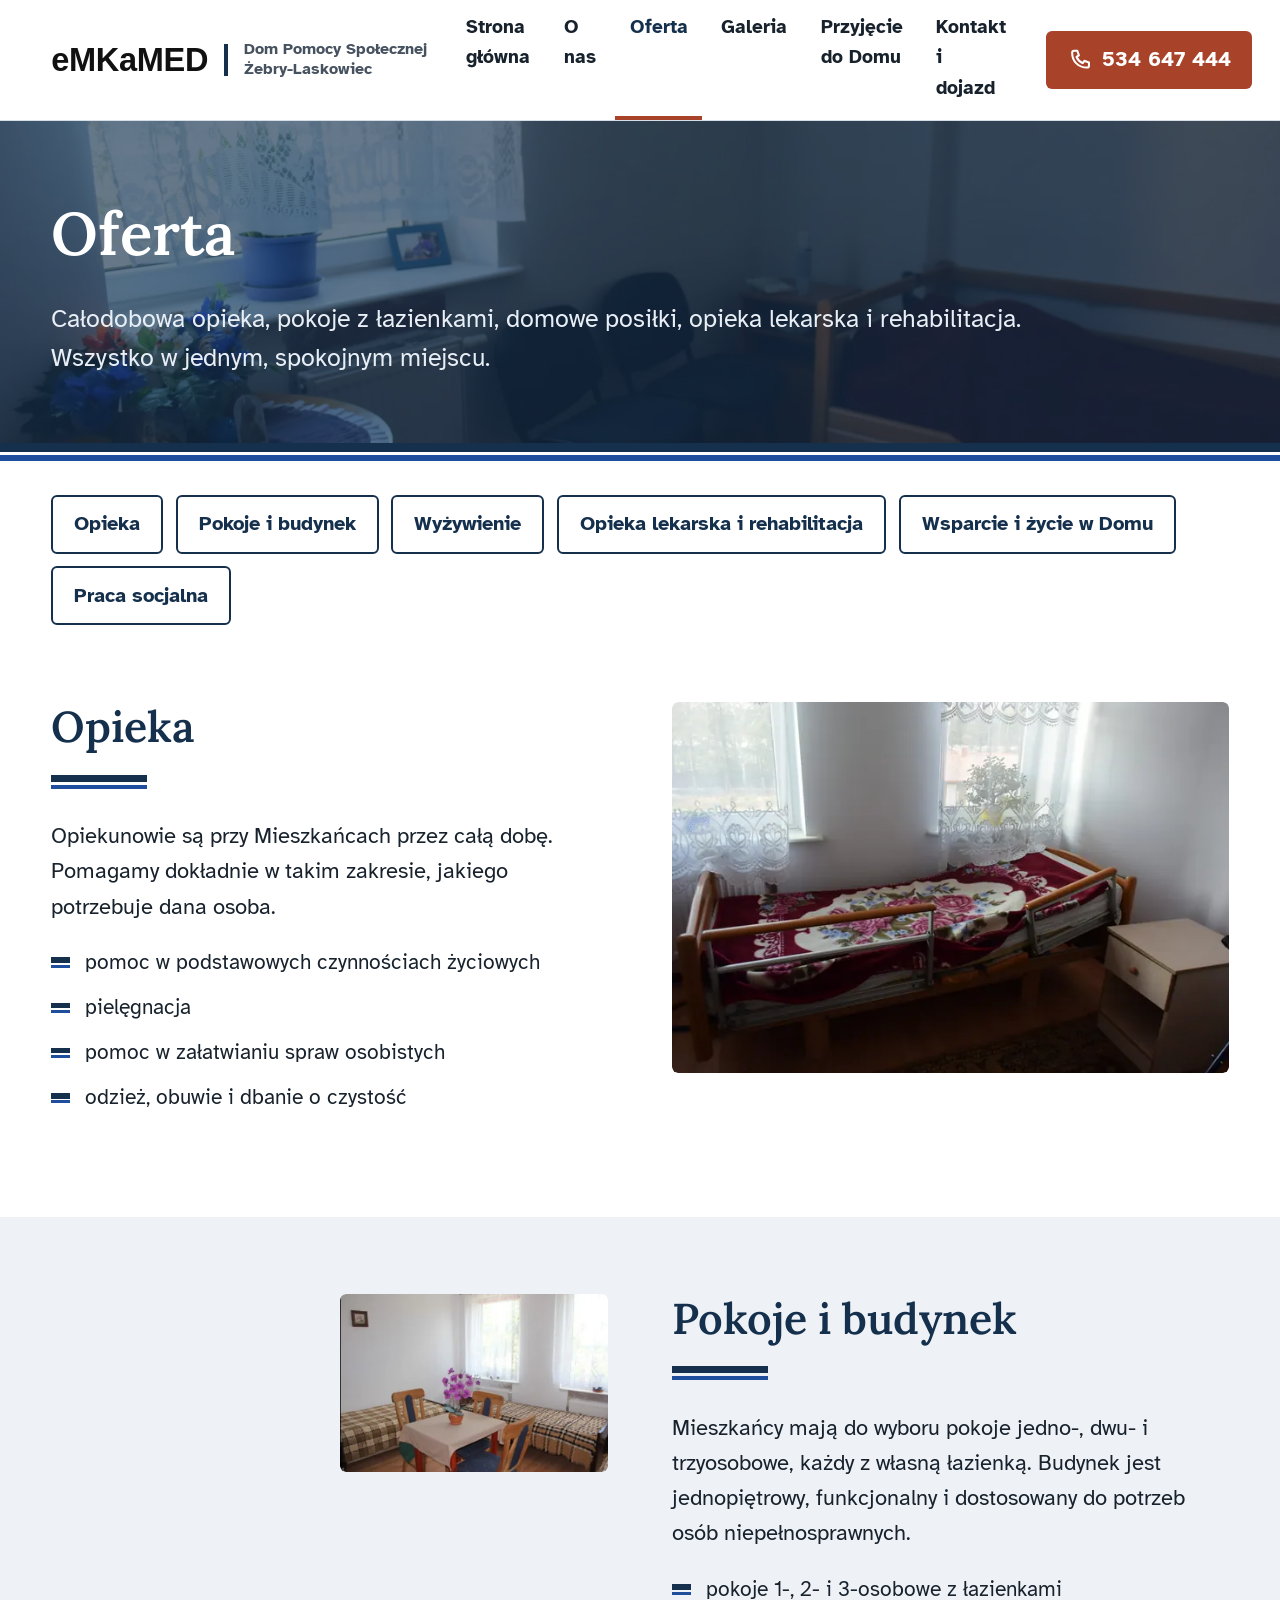
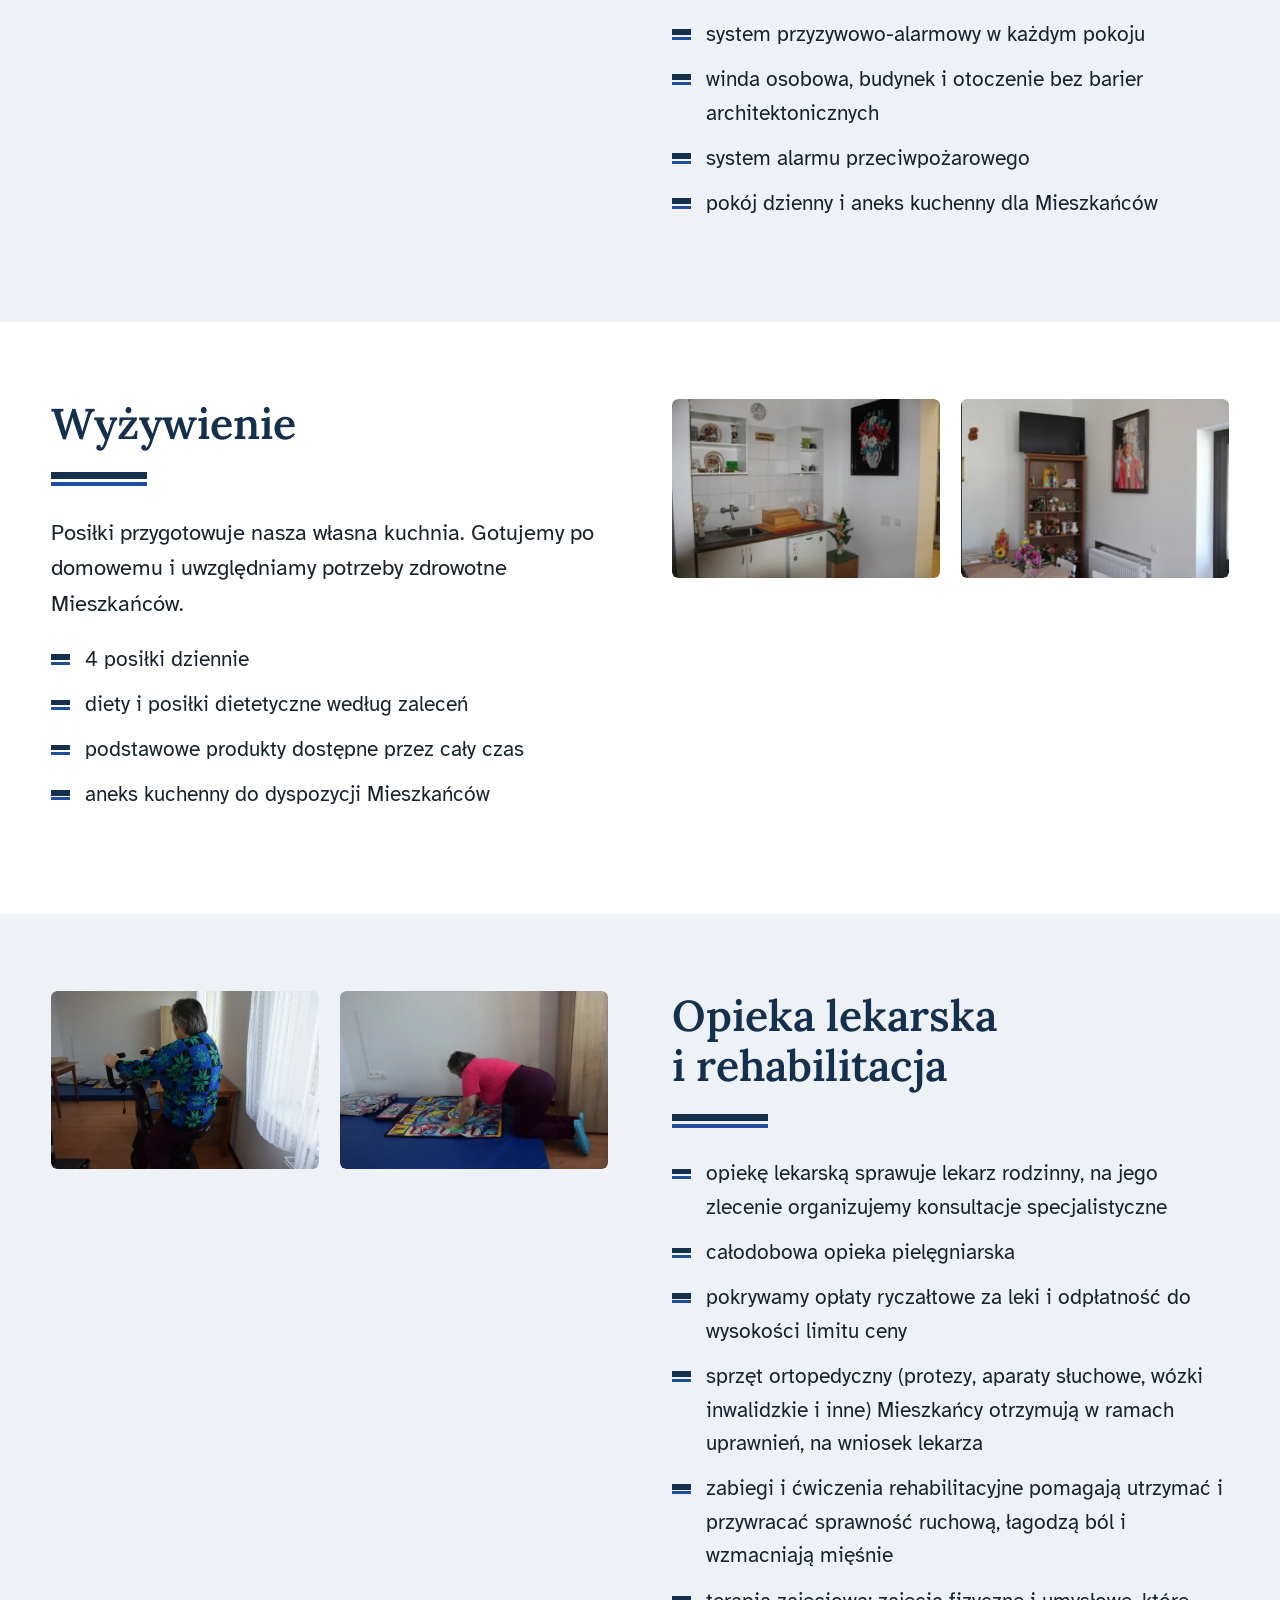
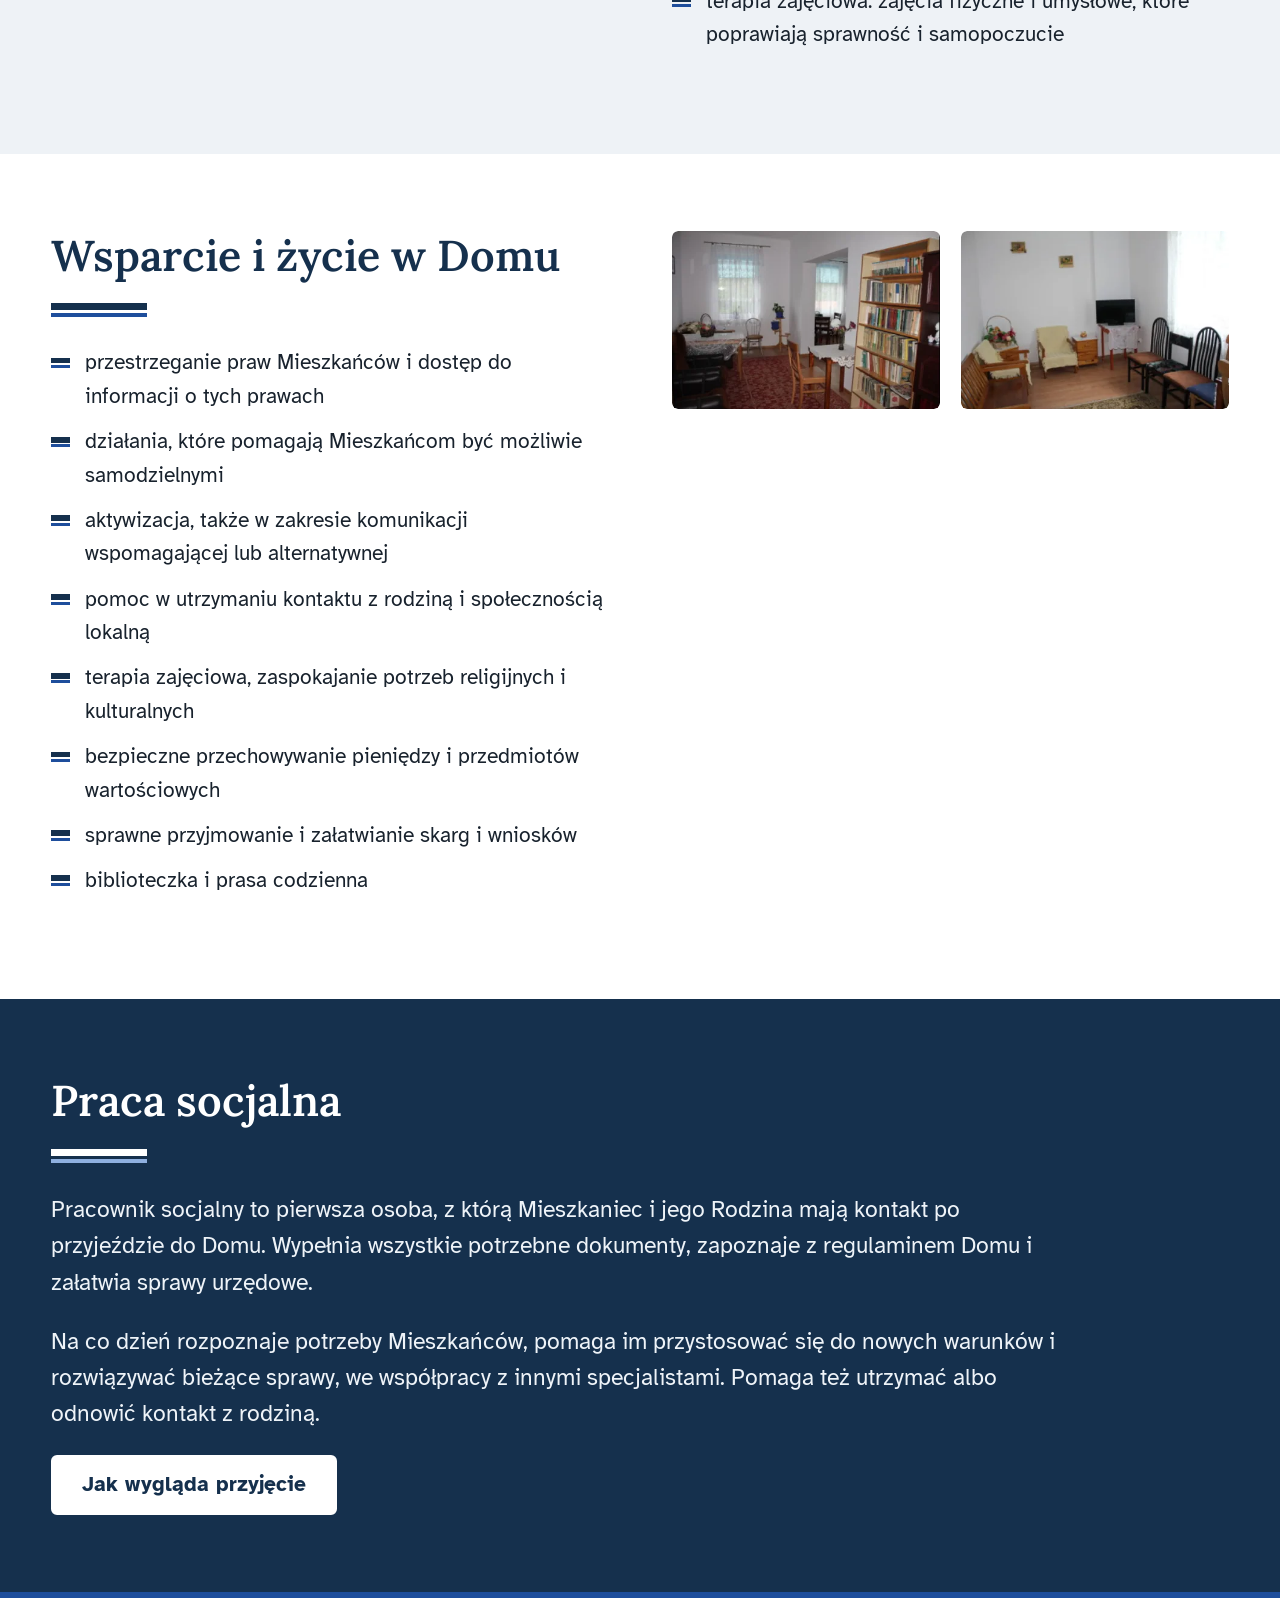
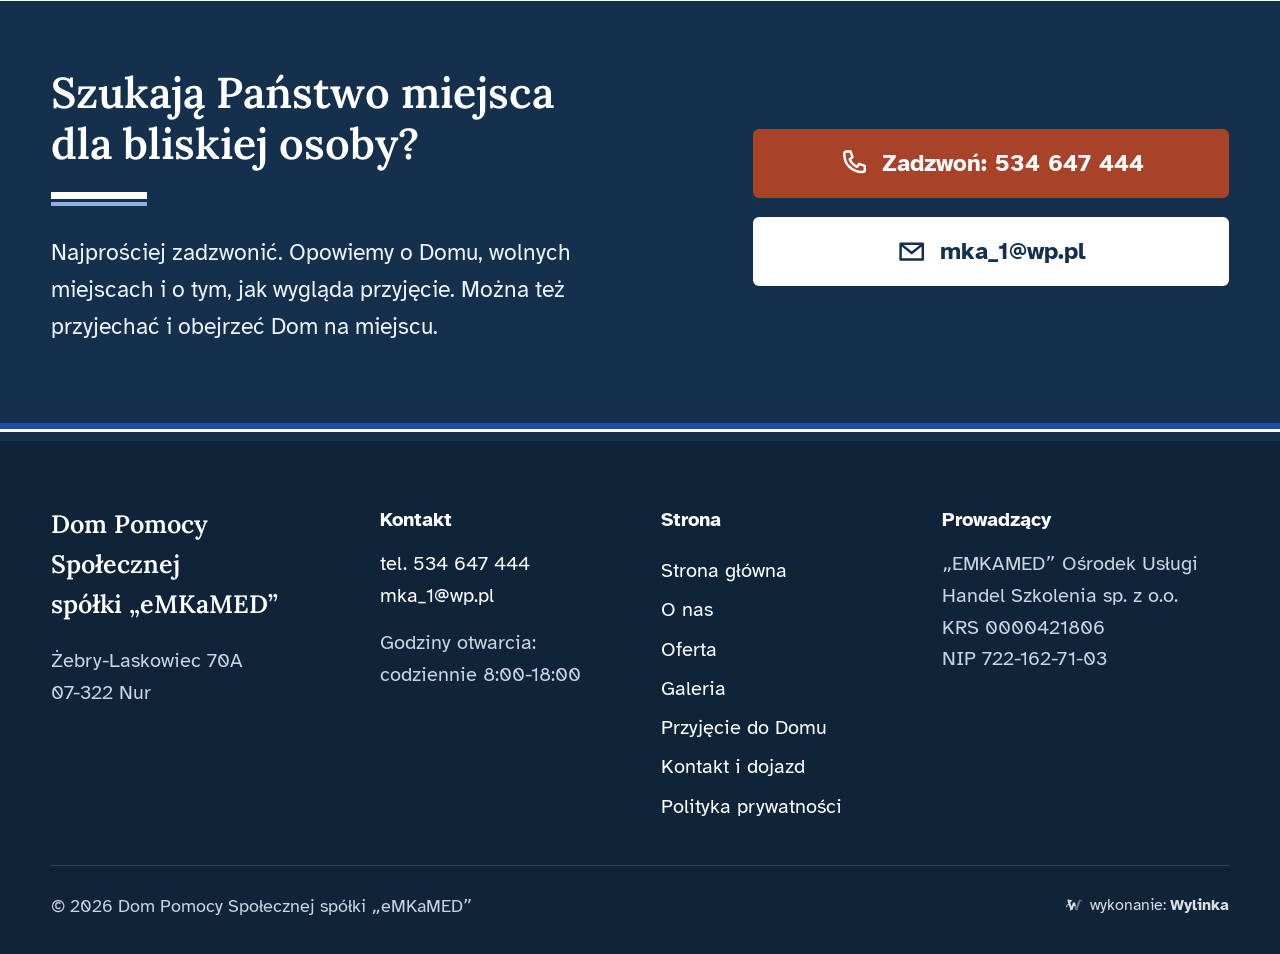
<file: oferta.html>
<!doctype html>
<html lang="pl">
<head>
<meta charset="utf-8">
<meta name="viewport" content="width=device-width, initial-scale=1">
<meta name="robots" content="noindex, nofollow" data-podglad>
<title>Oferta: opieka, pokoje, wyżywienie, rehabilitacja - DPS Żebry-Laskowiec</title>
<meta name="description" content="Oferta DPS w Żebrach-Laskowcu: całodobowa opieka i pielęgnacja, pokoje 1-3 osobowe z łazienkami, 4 posiłki i diety, lekarz rodzinny, rehabilitacja, terapia zajęciowa.">
<link rel="canonical" href="https://dpsżebry.pl/oferta/">
<meta property="og:type" content="website">
<meta property="og:locale" content="pl_PL">
<meta property="og:title" content="Oferta: opieka, pokoje, wyżywienie, rehabilitacja - DPS Żebry-Laskowiec">
<meta property="og:description" content="Oferta DPS w Żebrach-Laskowcu: całodobowa opieka i pielęgnacja, pokoje 1-3 osobowe z łazienkami, 4 posiłki i diety, lekarz rodzinny, rehabilitacja, terapia zajęciowa.">
<meta property="og:image" content="https://dpsżebry.pl/img/dom-lato-1600.webp">
<meta name="theme-color" content="#15304d">
<link rel="icon" href="favicon.svg" type="image/svg+xml">
<link rel="preload" href="fonts/atkinson-hyperlegible-latin-400-r.woff2" as="font" type="font/woff2" crossorigin>
<link rel="preload" href="fonts/lora-rdzen.woff2" as="font" type="font/woff2" crossorigin>

<style>@font-face{font-family:"Atkinson";font-weight:400;font-display:swap;src:url(fonts/atkinson-hyperlegible-latin-400-r.woff2) format("woff2");unicode-range:U+0020-007E,U+00A0,U+00A9,U+00AB,U+00B7,U+00BB,U+00D3,U+00F3}
@font-face{font-family:"Atkinson";font-weight:400;font-display:swap;src:url(fonts/atkinson-hyperlegible-latin-ext-400-pl.woff2) format("woff2");unicode-range:U+0104-0107,U+0118-0119,U+0141-0144,U+015A-015B,U+0179-017C,U+2013-2014,U+201C-201E,U+2026}
@font-face{font-family:"Atkinson";font-weight:700;font-display:swap;src:url(fonts/atkinson-hyperlegible-latin-700-r.woff2) format("woff2");unicode-range:U+0020-007E,U+00A0,U+00A9,U+00AB,U+00B7,U+00BB,U+00D3,U+00F3}
@font-face{font-family:"Atkinson";font-weight:700;font-display:swap;src:url(fonts/atkinson-hyperlegible-latin-ext-700-pl.woff2) format("woff2");unicode-range:U+0104-0107,U+0118-0119,U+0141-0144,U+015A-015B,U+0179-017C,U+2013-2014,U+201C-201E,U+2026}
@font-face{font-family:"Lora";font-weight:400 700;font-display:swap;src:url(fonts/lora-rdzen.woff2) format("woff2");unicode-range:U+0020-007E,U+00A0,U+00A9,U+00AB,U+00B0,U+00B7,U+00BB,U+00D3,U+00D7,U+00F3,U+2013-2014,U+2018-2019,U+201C-201E,U+2022,U+2026}
@font-face{font-family:"Lora";font-weight:400 700;font-display:swap;src:url(fonts/lora-pl.woff2) format("woff2");unicode-range:U+0104-0107,U+0118-0119,U+0141-0144,U+015A-015B,U+0179-017C}</style>
<link rel="stylesheet" href="style.css">
<script src="app.js" defer></script>
<script type="application/ld+json">{"@context": "https://schema.org", "@type": "BreadcrumbList", "itemListElement": [{"@type": "ListItem", "position": 1, "name": "Strona główna", "item": "https://dpsżebry.pl/"}, {"@type": "ListItem", "position": 2, "name": "Oferta", "item": "https://dpsżebry.pl/oferta/"}]}</script>
</head>
<body>
<a class="skok" href="#tresc">Przejdź do treści</a>
<header class="naglowek">
  <div class="kontener naglowek-w">
    <a class="logo" href="index.html" aria-label="eMKaMED, Dom Pomocy Społecznej Żebry-Laskowiec - strona główna">
      <span class="logo-znak">eMKaMED</span>
      <span class="logo-opis">Dom Pomocy Społecznej<br>Żebry-Laskowiec</span><span class="logo-opis-tel">DPS Żebry-Laskowiec</span>
    </a>
    <nav class="menu" id="menu" aria-label="Menu główne"><a href="index.html">Strona główna</a><a href="o-nas.html">O nas</a><a href="oferta.html" aria-current="page">Oferta</a><a href="galeria.html">Galeria</a><a href="przyjecie.html">Przyjęcie do Domu</a><a href="kontakt.html">Kontakt i dojazd</a></nav>
    <a class="tel-gora" href="tel:+48534647444"><svg viewBox="0 0 24 24" aria-hidden="true"><path d="M6.6 3.5h3l1.5 4.3-2.2 1.5a11.5 11.5 0 0 0 5.8 5.8l1.5-2.2 4.3 1.5v3c0 1-.8 1.8-1.8 1.8C10.6 19.2 4.8 13.4 4.8 5.3c0-1 .8-1.8 1.8-1.8z" fill="none" stroke="currentColor" stroke-width="1.9" stroke-linejoin="round"/></svg><span>534 647 444</span></a>
    <button class="burger" id="burger" type="button" aria-expanded="false" aria-controls="menu" aria-label="Otwórz menu"><span></span><span></span><span></span></button>
  </div>
</header>
<main id="tresc">
<section class="glowa">
  <div class="glowa-foto"><img src="img/pokoj-1024.webp" srcset="img/pokoj-640.webp 640w, img/pokoj-1024.webp 1024w, img/pokoj-1600.webp 1600w, img/pokoj-2400.webp 2400w" sizes="100vw" width="1600" height="1067" alt="Pokój dwuosobowy w Domu Pomocy Społecznej"></div>
  <div class="kontener glowa-w">
    <h1>Oferta</h1>
    <p class="lead">Całodobowa opieka, pokoje z łazienkami, domowe posiłki, opieka lekarska i rehabilitacja. Wszystko w jednym, spokojnym miejscu.</p>
  </div>
</section>

<div class="kontener spis-w"><nav class="spis" aria-label="Na tej stronie"><a href="#opieka">Opieka</a><a href="#pokoje">Pokoje i budynek</a><a href="#wyzywienie">Wyżywienie</a><a href="#rehabilitacja">Opieka lekarska i rehabilitacja</a><a href="#wsparcie">Wsparcie i życie w Domu</a><a href="#praca-socjalna">Praca socjalna</a></nav></div>

<section class="sekcja oferta-sekcja" id="opieka">
  <div class="kontener dwie">
    <div class="tekst">
      <h2>Opieka</h2>
      <span class="pasy " aria-hidden="true"></span>
      <p>Opiekunowie są przy Mieszkańcach przez całą dobę. Pomagamy dokładnie w takim zakresie, jakiego potrzebuje dana osoba.</p>
      <ul class="lista"><li>pomoc w podstawowych czynnościach życiowych</li><li>pielęgnacja</li><li>pomoc w załatwianiu spraw osobistych</li><li>odzież, obuwie i dbanie o czystość</li></ul>
    </div>
    <div class="foto-ramka"><a class="lb " href="img/pokoj-2-1600.webp" data-podpis="Pokój z łóżkiem pielęgnacyjnym i szafką nocną"><img src="img/pokoj-2-1024.webp" srcset="img/pokoj-2-640.webp 640w, img/pokoj-2-1024.webp 1024w, img/pokoj-2-1600.webp 1600w, img/pokoj-2-2400.webp 2400w" sizes="(max-width: 760px) 92vw, 46vw" width="1600" height="1067" alt="Pokój z łóżkiem pielęgnacyjnym i szafką nocną" loading="lazy" decoding="async"></a></div>
  </div>
</section>

<section class="sekcja sekcja-szara oferta-sekcja" id="pokoje">
  <div class="kontener dwie dwie-odwr">
    <div class="tekst">
      <h2>Pokoje i budynek</h2>
      <span class="pasy " aria-hidden="true"></span>
      <p>Mieszkańcy mają do wyboru pokoje jedno-, dwu- i trzyosobowe, każdy z własną łazienką. Budynek jest jednopiętrowy, funkcjonalny i dostosowany do potrzeb osób niepełnosprawnych.</p>
      <ul class="lista"><li>pokoje 1-, 2- i 3-osobowe z łazienkami</li><li>system przyzywowo-alarmowy w każdym pokoju</li><li>winda osobowa, budynek i otoczenie bez barier architektonicznych</li><li>system alarmu przeciwpożarowego</li><li>pokój dzienny i aneks kuchenny dla Mieszkańców</li></ul>
    </div>
    <div class="foto-para">
      <a class="lb " href="img/pokoj-1600.webp" data-podpis="Pokój dwuosobowy z łóżkami i stolikiem"><img src="img/pokoj-1024.webp" srcset="img/pokoj-640.webp 640w, img/pokoj-1024.webp 1024w, img/pokoj-1600.webp 1600w, img/pokoj-2400.webp 2400w" sizes="(max-width: 760px) 46vw, 23vw" width="1600" height="1067" alt="Pokój dwuosobowy z łóżkami i stolikiem" loading="lazy" decoding="async"></a>
      <a class="lb " href="img/pokoj-3.webp" data-podpis="Pokój ze stolikiem i krzesłami przy oknie"><img src="img/pokoj-3.webp" width="442" height="300" alt="Pokój ze stolikiem i krzesłami przy oknie" loading="lazy" decoding="async"></a>
    </div>
  </div>
</section>

<section class="sekcja oferta-sekcja" id="wyzywienie">
  <div class="kontener dwie">
    <div class="tekst">
      <h2>Wyżywienie</h2>
      <span class="pasy " aria-hidden="true"></span>
      <p>Posiłki przygotowuje nasza własna kuchnia. Gotujemy po domowemu i uwzględniamy potrzeby zdrowotne Mieszkańców.</p>
      <ul class="lista"><li>4 posiłki dziennie</li><li>diety i posiłki dietetyczne według zaleceń</li><li>podstawowe produkty dostępne przez cały czas</li><li>aneks kuchenny do dyspozycji Mieszkańców</li></ul>
    </div>
    <div class="foto-para">
      <a class="lb " href="img/aneks.webp" data-podpis="Aneks kuchenny dla Mieszkańców"><img src="img/aneks.webp" width="443" height="298" alt="Aneks kuchenny dla Mieszkańców" loading="lazy" decoding="async"></a>
      <a class="lb " href="img/swietlica.webp" data-podpis="Pokój dzienny z regałem i telewizorem"><img src="img/swietlica.webp" width="444" height="300" alt="Pokój dzienny z regałem i telewizorem" loading="lazy" decoding="async"></a>
    </div>
  </div>
</section>

<section class="sekcja sekcja-szara oferta-sekcja" id="rehabilitacja">
  <div class="kontener dwie dwie-odwr">
    <div class="tekst">
      <h2>Opieka lekarska i rehabilitacja</h2>
      <span class="pasy " aria-hidden="true"></span>
      <ul class="lista"><li>opiekę lekarską sprawuje lekarz rodzinny, na jego zlecenie organizujemy konsultacje specjalistyczne</li><li>całodobowa opieka pielęgniarska</li><li>pokrywamy opłaty ryczałtowe za leki i odpłatność do wysokości limitu ceny</li><li>sprzęt ortopedyczny (protezy, aparaty słuchowe, wózki inwalidzkie i inne) Mieszkańcy otrzymują w ramach uprawnień, na wniosek lekarza</li><li>zabiegi i ćwiczenia rehabilitacyjne pomagają utrzymać i przywracać sprawność ruchową, łagodzą ból i wzmacniają mięśnie</li><li>terapia zajęciowa: zajęcia fizyczne i umysłowe, które poprawiają sprawność i samopoczucie</li></ul>
    </div>
    <div class="foto-para">
      <a class="lb " href="img/rehabilitacja-1600.webp" data-podpis="Mieszkanka ćwiczy na rowerku rehabilitacyjnym"><img src="img/rehabilitacja-1024.webp" srcset="img/rehabilitacja-640.webp 640w, img/rehabilitacja-1024.webp 1024w, img/rehabilitacja-1600.webp 1600w, img/rehabilitacja-2400.webp 2400w" sizes="(max-width: 760px) 46vw, 23vw" width="1600" height="1067" alt="Mieszkanka ćwiczy na rowerku rehabilitacyjnym" loading="lazy" decoding="async"></a>
      <a class="lb " href="img/zajecia-1600.webp" data-podpis="Zajęcia na macie w sali rehabilitacji"><img src="img/zajecia-1024.webp" srcset="img/zajecia-640.webp 640w, img/zajecia-1024.webp 1024w, img/zajecia-1600.webp 1600w, img/zajecia-2400.webp 2400w" sizes="(max-width: 760px) 46vw, 23vw" width="1600" height="1067" alt="Zajęcia na macie w sali rehabilitacji" loading="lazy" decoding="async"></a>
    </div>
  </div>
</section>

<section class="sekcja oferta-sekcja" id="wsparcie">
  <div class="kontener dwie">
    <div class="tekst">
      <h2>Wsparcie i życie w Domu</h2>
      <span class="pasy " aria-hidden="true"></span>
      <ul class="lista"><li>przestrzeganie praw Mieszkańców i dostęp do informacji o tych prawach</li><li>działania, które pomagają Mieszkańcom być możliwie samodzielnymi</li><li>aktywizacja, także w zakresie komunikacji wspomagającej lub alternatywnej</li><li>pomoc w utrzymaniu kontaktu z rodziną i społecznością lokalną</li><li>terapia zajęciowa, zaspokajanie potrzeb religijnych i kulturalnych</li><li>bezpieczne przechowywanie pieniędzy i przedmiotów wartościowych</li><li>sprawne przyjmowanie i załatwianie skarg i wniosków</li><li>biblioteczka i prasa codzienna</li></ul>
    </div>
    <div class="foto-para">
      <a class="lb " href="img/biblioteczka.webp" data-podpis="Świetlica z biblioteczką"><img src="img/biblioteczka.webp" width="444" height="299" alt="Świetlica z biblioteczką" loading="lazy" decoding="async"></a>
      <a class="lb " href="img/salon.webp" data-podpis="Pokój dzienny z fotelami"><img src="img/salon.webp" width="442" height="300" alt="Pokój dzienny z fotelami" loading="lazy" decoding="async"></a>
    </div>
  </div>
</section>

<section class="sekcja sekcja-ciemna oferta-sekcja" id="praca-socjalna">
  <div class="kontener waski">
    <h2>Praca socjalna</h2>
    <span class="pasy pasy-jasne" aria-hidden="true"></span>
    <p>Pracownik socjalny to pierwsza osoba, z którą Mieszkaniec i jego Rodzina mają kontakt po przyjeździe do Domu. Wypełnia wszystkie potrzebne dokumenty, zapoznaje z regulaminem Domu i załatwia sprawy urzędowe.</p>
    <p>Na co dzień rozpoznaje potrzeby Mieszkańców, pomaga im przystosować się do nowych warunków i rozwiązywać bieżące sprawy, we współpracy z innymi specjalistami. Pomaga też utrzymać albo odnowić kontakt z rodziną.</p>
    <a class="btn btn-jasny" href="przyjecie.html">Jak wygląda przyjęcie</a>
  </div>
</section>

<section class="sekcja kontakt-pas">
  <div class="kontener kontakt-pas-w">
    <div>
      <h2>Szukają Państwo miejsca dla bliskiej osoby?</h2>
      <span class="pasy " aria-hidden="true"></span>
      <p>Najprościej zadzwonić. Opowiemy o Domu, wolnych miejscach i o tym, jak wygląda przyjęcie. Można też przyjechać i obejrzeć Dom na miejscu.</p>
    </div>
    <div class="kontakt-pas-przyciski">
      <a class="btn btn-cegla" href="tel:+48534647444"><svg viewBox="0 0 24 24" aria-hidden="true"><path d="M6.6 3.5h3l1.5 4.3-2.2 1.5a11.5 11.5 0 0 0 5.8 5.8l1.5-2.2 4.3 1.5v3c0 1-.8 1.8-1.8 1.8C10.6 19.2 4.8 13.4 4.8 5.3c0-1 .8-1.8 1.8-1.8z" fill="none" stroke="currentColor" stroke-width="1.9" stroke-linejoin="round"/></svg><span>Zadzwoń: 534 647 444</span></a>
      <a class="btn btn-jasny" href="mailto:mka_1@wp.pl"><svg viewBox="0 0 24 24" aria-hidden="true"><path d="M3.5 6h17v12h-17zM3.8 6.4 12 13l8.2-6.6" fill="none" stroke="currentColor" stroke-width="1.9" stroke-linejoin="round"/></svg><span>mka_1@wp.pl</span></a>
    </div>
  </div>
</section>

</main>
<footer class="stopka">
  <div class="stopka-pasy" aria-hidden="true"></div>
  <div class="kontener stopka-w">
    <div class="stopka-kol">
      <p class="stopka-nazwa">Dom Pomocy Społecznej<br>spółki „eMKaMED”</p>
      <p>Żebry-Laskowiec 70A<br>07-322 Nur</p>
    </div>
    <div class="stopka-kol">
      <p class="stopka-tyt">Kontakt</p>
      <p><a href="tel:+48534647444">tel. 534 647 444</a><br><a href="mailto:mka_1@wp.pl">mka_1@wp.pl</a></p>
      <p>Godziny otwarcia:<br>codziennie 8:00-18:00</p>
    </div>
    <nav class="stopka-kol stopka-menu" aria-label="Menu w stopce">
      <p class="stopka-tyt">Strona</p><a href="index.html">Strona główna</a><a href="o-nas.html">O nas</a><a href="oferta.html">Oferta</a><a href="galeria.html">Galeria</a><a href="przyjecie.html">Przyjęcie do Domu</a><a href="kontakt.html">Kontakt i dojazd</a><a href="polityka-prywatnosci.html">Polityka prywatności</a>
    </nav>
    <div class="stopka-kol">
      <p class="stopka-tyt">Prowadzący</p>
      <p>„EMKAMED” Ośrodek Usługi Handel Szkolenia sp. z o.o.<br>KRS 0000421806<br>NIP 722-162-71-03</p>
    </div>
  </div>
  <div class="kontener stopka-dol">
    <span>© 2026 Dom Pomocy Społecznej spółki „eMKaMED”</span>
    <a class="wylinka-badge" href="https://wylinka.pl/?utm_source=xn--dpsebry-ywb.pl&amp;utm_medium=stopka&amp;utm_campaign=wykonanie" rel="noopener" title="Strona wykonana przez Wylinka"><svg viewBox="0 0 64 64" aria-hidden="true" focusable="false" fill="currentColor"><path d="M9.8 22.8l-1.2-7.9 2.2-3.7 15.5 4.6-.5 1.5-7.2 5.5 4.7 15.6 5-15.6 7 0 4.1 12.7-4.2-.9-2.6 1.8-.8-2.2-5.3 15.6-4.3 0 .4 .2-2.1 2.8-1.3-1.1 1.1-1.4-3.1 .2-.1-1.7 2.2-.1-5.7-16.5-4.8 .6-.8 3.1 0 .5-.3 .5 .8 2.2-1.6 .5-.4-1.3-.8 1.6-1.5-.8 .8-1.6-1.4 .6-.6-1.6 2.3-.8 .2-.4 1.3-4.8 5.9-.8-2.4-6.9zM15.2 13.7l-.1-.4-.4 .8-.1 .8 .1 1 .1 .4 .3 .7 .3-.9 .1-.7 0-.8z"/><path class="wy-pod" d="M37.1 49.8l-4.5-13.3 2.6-1.8 4.2 .9 .9 2.8 3-9.7 0-.5 .1-.8 3.2-8.4 .5-1 .6-1 .9-1.1 1.3-1 1.1-.7 1.4-.5 1.4-.3 .7 0 .9 0 1.2 .3 1.4 .6 .8 .5 .7 .7 .6 .7 .5 .9 .3 .9 .1 .9 0 .8-.2 .9-.5 .9-.5 .6-.7 .5-.7 .3-.1-.1 0-.1 .5-.5 .3-.7 .2-.5 0-.6-.1-.6-.3-.7-.4-.5-.4-.4-.5-.3-.6-.3-.7 0-.7 .1-.6 .1-.5 .4-.5 .5-.3 .5-.2 .7-.1 1.5-1.4 5.1-.8 3.3-.3 .7-.5 .7-6 17.5 1.9 .1-.1 1.7-3.1-.2 1.1 1.4-1.3 1.1-2.1-2.8 .4-.2z"/><path class="wy-old" d="M40.8 50l.4-.2-4.1 0-4.2-12.5 2.5-1.7 4.3 .9 .6 1.9 .6-1.6 0-.3 2.4-7.8 0-.5 .1-.8 3.2-8.4 .4-.8 .6-.9 .9-1.2 .9-.9 1.3-.8 1.4-.6 1.2-.3 1.4-.1 1.3 .1 .6 .2 .8 .3 1.1 .6 .9 .7 .7 .9 .5 .9 .3 .9 .1 1.1-.1 .9-.3 .9-.4 .7-.6 .7-.6 .4-.6 .2-.1-.1 0-.1 .5-.5 .3-.7 .2-.5 0-.5-.1-.6-.2-.6-.3-.5-.4-.5-.5-.3-.6-.3-.7-.1-.6 0-.6 .1-.6 .3-.6 .5-.3 .4-.2 .5-.1 .5-.1 1.5-1.4 5.1-.8 3.3-.3 .7-.5 .7-6 17.5 1.9 .1-.1 1.7-3.1-.2 1.1 1.4-1.3 1.1zM49.6 17.1l.6 1.7-1.5 1.9 .4 .4 1.8-2.1-.7-2.1zM48.1 28.3l.5 1.8-1.7 1.8 .4 .4 1.9-2-.6-2.2zM37.9 41.7l1.7-1.5-.4-.4-1.7 1.4zM42.6 38.7l-1.5 2.8 1.1 2-1.3 2.6 .5 .2 1.5-2.8-1.1-2 1.4-2.5z"/></svg><span>wykonanie: <b>Wylinka</b></span></a>
  </div>
</footer>
</body>
</html>
</file>
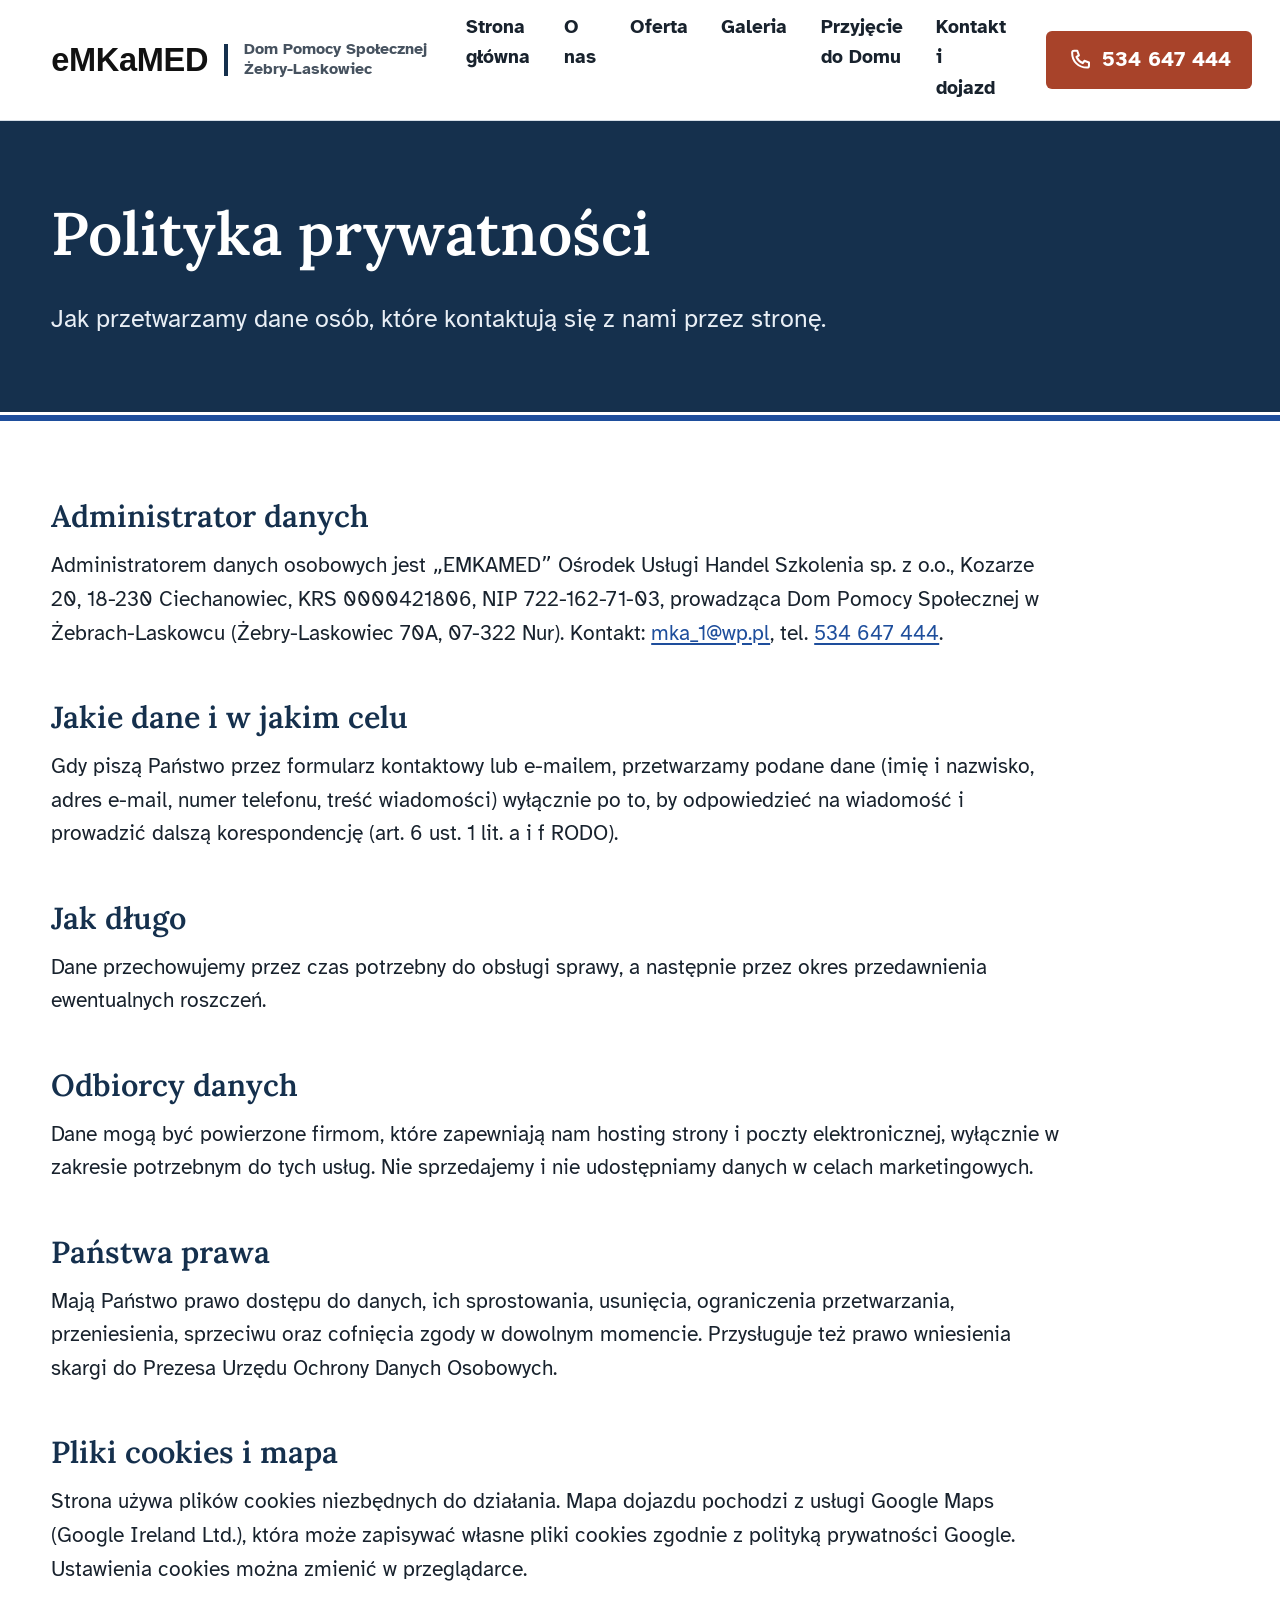
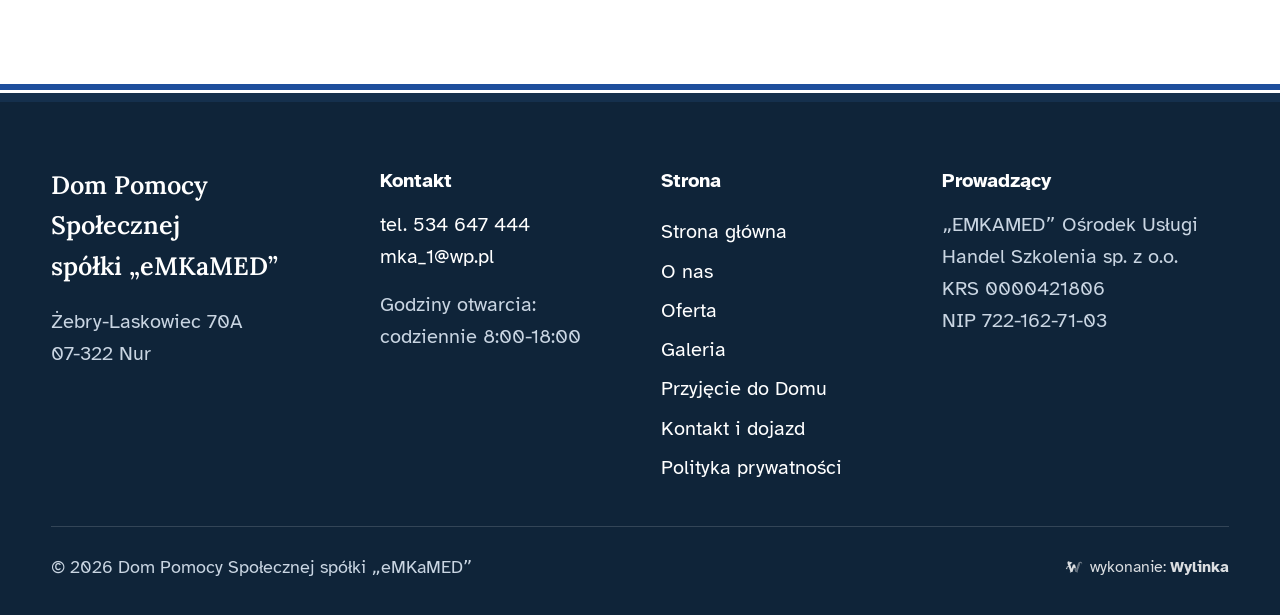
<file: polityka-prywatnosci.html>
<!doctype html>
<html lang="pl">
<head>
<meta charset="utf-8">
<meta name="viewport" content="width=device-width, initial-scale=1">
<meta name="robots" content="noindex, nofollow" data-podglad>
<title>Polityka prywatności - DPS Żebry-Laskowiec</title>
<meta name="description" content="Polityka prywatności strony Domu Pomocy Społecznej spółki eMKaMED w Żebrach-Laskowcu.">
<link rel="canonical" href="https://dpsżebry.pl/polityka-prywatnosci/">
<meta property="og:type" content="website">
<meta property="og:locale" content="pl_PL">
<meta property="og:title" content="Polityka prywatności - DPS Żebry-Laskowiec">
<meta property="og:description" content="Polityka prywatności strony Domu Pomocy Społecznej spółki eMKaMED w Żebrach-Laskowcu.">
<meta property="og:image" content="https://dpsżebry.pl/img/dom-lato-1600.webp">
<meta name="theme-color" content="#15304d">
<link rel="icon" href="favicon.svg" type="image/svg+xml">
<link rel="preload" href="fonts/atkinson-hyperlegible-latin-400-r.woff2" as="font" type="font/woff2" crossorigin>
<link rel="preload" href="fonts/lora-rdzen.woff2" as="font" type="font/woff2" crossorigin>

<style>@font-face{font-family:"Atkinson";font-weight:400;font-display:swap;src:url(fonts/atkinson-hyperlegible-latin-400-r.woff2) format("woff2");unicode-range:U+0020-007E,U+00A0,U+00A9,U+00AB,U+00B7,U+00BB,U+00D3,U+00F3}
@font-face{font-family:"Atkinson";font-weight:400;font-display:swap;src:url(fonts/atkinson-hyperlegible-latin-ext-400-pl.woff2) format("woff2");unicode-range:U+0104-0107,U+0118-0119,U+0141-0144,U+015A-015B,U+0179-017C,U+2013-2014,U+201C-201E,U+2026}
@font-face{font-family:"Atkinson";font-weight:700;font-display:swap;src:url(fonts/atkinson-hyperlegible-latin-700-r.woff2) format("woff2");unicode-range:U+0020-007E,U+00A0,U+00A9,U+00AB,U+00B7,U+00BB,U+00D3,U+00F3}
@font-face{font-family:"Atkinson";font-weight:700;font-display:swap;src:url(fonts/atkinson-hyperlegible-latin-ext-700-pl.woff2) format("woff2");unicode-range:U+0104-0107,U+0118-0119,U+0141-0144,U+015A-015B,U+0179-017C,U+2013-2014,U+201C-201E,U+2026}
@font-face{font-family:"Lora";font-weight:400 700;font-display:swap;src:url(fonts/lora-rdzen.woff2) format("woff2");unicode-range:U+0020-007E,U+00A0,U+00A9,U+00AB,U+00B0,U+00B7,U+00BB,U+00D3,U+00D7,U+00F3,U+2013-2014,U+2018-2019,U+201C-201E,U+2022,U+2026}
@font-face{font-family:"Lora";font-weight:400 700;font-display:swap;src:url(fonts/lora-pl.woff2) format("woff2");unicode-range:U+0104-0107,U+0118-0119,U+0141-0144,U+015A-015B,U+0179-017C}</style>
<link rel="stylesheet" href="style.css">
<script src="app.js" defer></script>

</head>
<body>
<a class="skok" href="#tresc">Przejdź do treści</a>
<header class="naglowek">
  <div class="kontener naglowek-w">
    <a class="logo" href="index.html" aria-label="eMKaMED, Dom Pomocy Społecznej Żebry-Laskowiec - strona główna">
      <span class="logo-znak">eMKaMED</span>
      <span class="logo-opis">Dom Pomocy Społecznej<br>Żebry-Laskowiec</span><span class="logo-opis-tel">DPS Żebry-Laskowiec</span>
    </a>
    <nav class="menu" id="menu" aria-label="Menu główne"><a href="index.html">Strona główna</a><a href="o-nas.html">O nas</a><a href="oferta.html">Oferta</a><a href="galeria.html">Galeria</a><a href="przyjecie.html">Przyjęcie do Domu</a><a href="kontakt.html">Kontakt i dojazd</a></nav>
    <a class="tel-gora" href="tel:+48534647444"><svg viewBox="0 0 24 24" aria-hidden="true"><path d="M6.6 3.5h3l1.5 4.3-2.2 1.5a11.5 11.5 0 0 0 5.8 5.8l1.5-2.2 4.3 1.5v3c0 1-.8 1.8-1.8 1.8C10.6 19.2 4.8 13.4 4.8 5.3c0-1 .8-1.8 1.8-1.8z" fill="none" stroke="currentColor" stroke-width="1.9" stroke-linejoin="round"/></svg><span>534 647 444</span></a>
    <button class="burger" id="burger" type="button" aria-expanded="false" aria-controls="menu" aria-label="Otwórz menu"><span></span><span></span><span></span></button>
  </div>
</header>
<main id="tresc">
<section class="glowa glowa-prosta">
  <div class="kontener glowa-w">
    <h1>Polityka prywatności</h1>
    <p class="lead">Jak przetwarzamy dane osób, które kontaktują się z nami przez stronę.</p>
  </div>
</section>
<section class="sekcja">
  <div class="kontener waski tekst-prawny">
    <h2>Administrator danych</h2>
    <p>Administratorem danych osobowych jest „EMKAMED” Ośrodek Usługi Handel Szkolenia sp. z o.o., Kozarze 20, 18-230 Ciechanowiec, KRS 0000421806, NIP 722-162-71-03, prowadząca Dom Pomocy Społecznej w Żebrach-Laskowcu (Żebry-Laskowiec 70A, 07-322 Nur). Kontakt: <a href="mailto:mka_1@wp.pl">mka_1@wp.pl</a>, tel. <a href="tel:+48534647444">534 647 444</a>.</p>
    <h2>Jakie dane i w jakim celu</h2>
    <p>Gdy piszą Państwo przez formularz kontaktowy lub e-mailem, przetwarzamy podane dane (imię i nazwisko, adres e-mail, numer telefonu, treść wiadomości) wyłącznie po to, by odpowiedzieć na wiadomość i prowadzić dalszą korespondencję (art. 6 ust. 1 lit. a i f RODO).</p>
    <h2>Jak długo</h2>
    <p>Dane przechowujemy przez czas potrzebny do obsługi sprawy, a następnie przez okres przedawnienia ewentualnych roszczeń.</p>
    <h2>Odbiorcy danych</h2>
    <p>Dane mogą być powierzone firmom, które zapewniają nam hosting strony i poczty elektronicznej, wyłącznie w zakresie potrzebnym do tych usług. Nie sprzedajemy i nie udostępniamy danych w celach marketingowych.</p>
    <h2>Państwa prawa</h2>
    <p>Mają Państwo prawo dostępu do danych, ich sprostowania, usunięcia, ograniczenia przetwarzania, przeniesienia, sprzeciwu oraz cofnięcia zgody w dowolnym momencie. Przysługuje też prawo wniesienia skargi do Prezesa Urzędu Ochrony Danych Osobowych.</p>
    <h2>Pliki cookies i mapa</h2>
    <p>Strona używa plików cookies niezbędnych do działania. Mapa dojazdu pochodzi z usługi Google Maps (Google Ireland Ltd.), która może zapisywać własne pliki cookies zgodnie z polityką prywatności Google. Ustawienia cookies można zmienić w przeglądarce.</p>
  </div>
</section>

</main>
<footer class="stopka">
  <div class="stopka-pasy" aria-hidden="true"></div>
  <div class="kontener stopka-w">
    <div class="stopka-kol">
      <p class="stopka-nazwa">Dom Pomocy Społecznej<br>spółki „eMKaMED”</p>
      <p>Żebry-Laskowiec 70A<br>07-322 Nur</p>
    </div>
    <div class="stopka-kol">
      <p class="stopka-tyt">Kontakt</p>
      <p><a href="tel:+48534647444">tel. 534 647 444</a><br><a href="mailto:mka_1@wp.pl">mka_1@wp.pl</a></p>
      <p>Godziny otwarcia:<br>codziennie 8:00-18:00</p>
    </div>
    <nav class="stopka-kol stopka-menu" aria-label="Menu w stopce">
      <p class="stopka-tyt">Strona</p><a href="index.html">Strona główna</a><a href="o-nas.html">O nas</a><a href="oferta.html">Oferta</a><a href="galeria.html">Galeria</a><a href="przyjecie.html">Przyjęcie do Domu</a><a href="kontakt.html">Kontakt i dojazd</a><a href="polityka-prywatnosci.html">Polityka prywatności</a>
    </nav>
    <div class="stopka-kol">
      <p class="stopka-tyt">Prowadzący</p>
      <p>„EMKAMED” Ośrodek Usługi Handel Szkolenia sp. z o.o.<br>KRS 0000421806<br>NIP 722-162-71-03</p>
    </div>
  </div>
  <div class="kontener stopka-dol">
    <span>© 2026 Dom Pomocy Społecznej spółki „eMKaMED”</span>
    <a class="wylinka-badge" href="https://wylinka.pl/?utm_source=xn--dpsebry-ywb.pl&amp;utm_medium=stopka&amp;utm_campaign=wykonanie" rel="noopener" title="Strona wykonana przez Wylinka"><svg viewBox="0 0 64 64" aria-hidden="true" focusable="false" fill="currentColor"><path d="M9.8 22.8l-1.2-7.9 2.2-3.7 15.5 4.6-.5 1.5-7.2 5.5 4.7 15.6 5-15.6 7 0 4.1 12.7-4.2-.9-2.6 1.8-.8-2.2-5.3 15.6-4.3 0 .4 .2-2.1 2.8-1.3-1.1 1.1-1.4-3.1 .2-.1-1.7 2.2-.1-5.7-16.5-4.8 .6-.8 3.1 0 .5-.3 .5 .8 2.2-1.6 .5-.4-1.3-.8 1.6-1.5-.8 .8-1.6-1.4 .6-.6-1.6 2.3-.8 .2-.4 1.3-4.8 5.9-.8-2.4-6.9zM15.2 13.7l-.1-.4-.4 .8-.1 .8 .1 1 .1 .4 .3 .7 .3-.9 .1-.7 0-.8z"/><path class="wy-pod" d="M37.1 49.8l-4.5-13.3 2.6-1.8 4.2 .9 .9 2.8 3-9.7 0-.5 .1-.8 3.2-8.4 .5-1 .6-1 .9-1.1 1.3-1 1.1-.7 1.4-.5 1.4-.3 .7 0 .9 0 1.2 .3 1.4 .6 .8 .5 .7 .7 .6 .7 .5 .9 .3 .9 .1 .9 0 .8-.2 .9-.5 .9-.5 .6-.7 .5-.7 .3-.1-.1 0-.1 .5-.5 .3-.7 .2-.5 0-.6-.1-.6-.3-.7-.4-.5-.4-.4-.5-.3-.6-.3-.7 0-.7 .1-.6 .1-.5 .4-.5 .5-.3 .5-.2 .7-.1 1.5-1.4 5.1-.8 3.3-.3 .7-.5 .7-6 17.5 1.9 .1-.1 1.7-3.1-.2 1.1 1.4-1.3 1.1-2.1-2.8 .4-.2z"/><path class="wy-old" d="M40.8 50l.4-.2-4.1 0-4.2-12.5 2.5-1.7 4.3 .9 .6 1.9 .6-1.6 0-.3 2.4-7.8 0-.5 .1-.8 3.2-8.4 .4-.8 .6-.9 .9-1.2 .9-.9 1.3-.8 1.4-.6 1.2-.3 1.4-.1 1.3 .1 .6 .2 .8 .3 1.1 .6 .9 .7 .7 .9 .5 .9 .3 .9 .1 1.1-.1 .9-.3 .9-.4 .7-.6 .7-.6 .4-.6 .2-.1-.1 0-.1 .5-.5 .3-.7 .2-.5 0-.5-.1-.6-.2-.6-.3-.5-.4-.5-.5-.3-.6-.3-.7-.1-.6 0-.6 .1-.6 .3-.6 .5-.3 .4-.2 .5-.1 .5-.1 1.5-1.4 5.1-.8 3.3-.3 .7-.5 .7-6 17.5 1.9 .1-.1 1.7-3.1-.2 1.1 1.4-1.3 1.1zM49.6 17.1l.6 1.7-1.5 1.9 .4 .4 1.8-2.1-.7-2.1zM48.1 28.3l.5 1.8-1.7 1.8 .4 .4 1.9-2-.6-2.2zM37.9 41.7l1.7-1.5-.4-.4-1.7 1.4zM42.6 38.7l-1.5 2.8 1.1 2-1.3 2.6 .5 .2 1.5-2.8-1.1-2 1.4-2.5z"/></svg><span>wykonanie: <b>Wylinka</b></span></a>
  </div>
</footer>
</body>
</html>
</file>
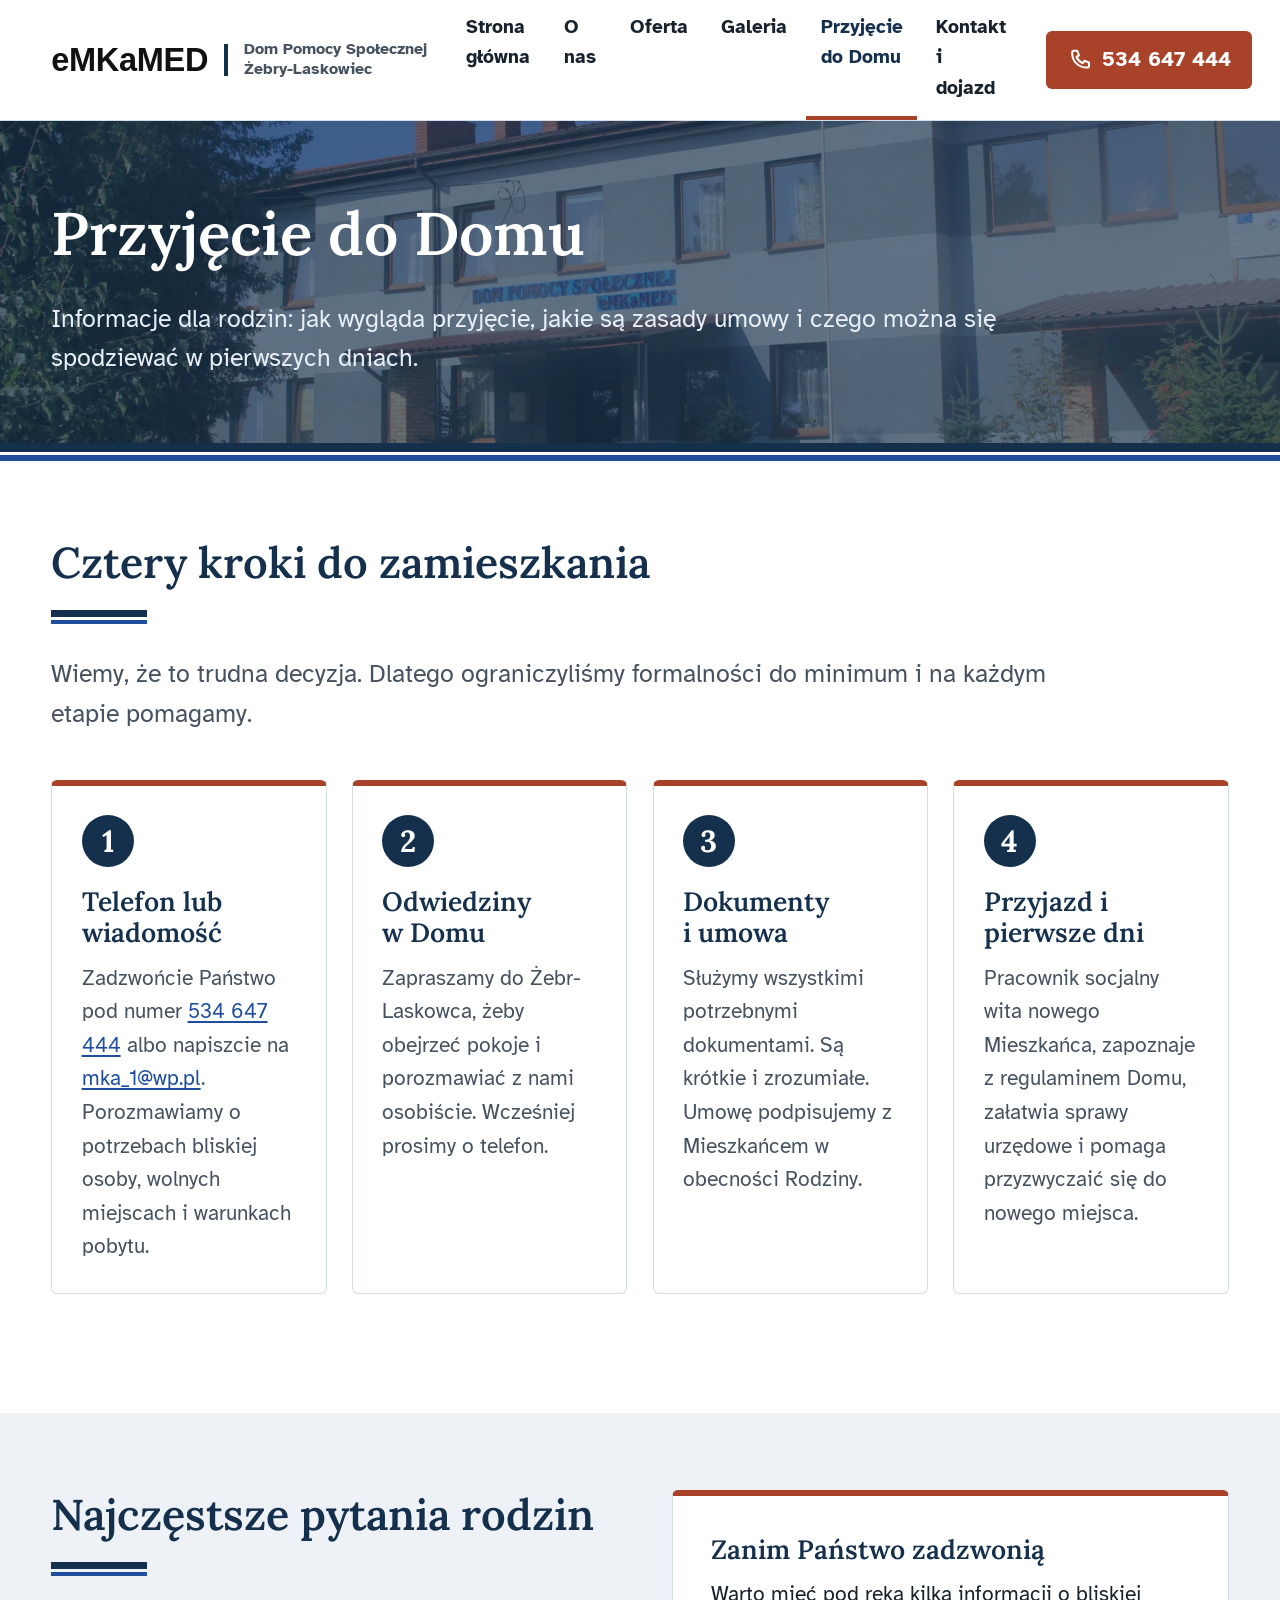
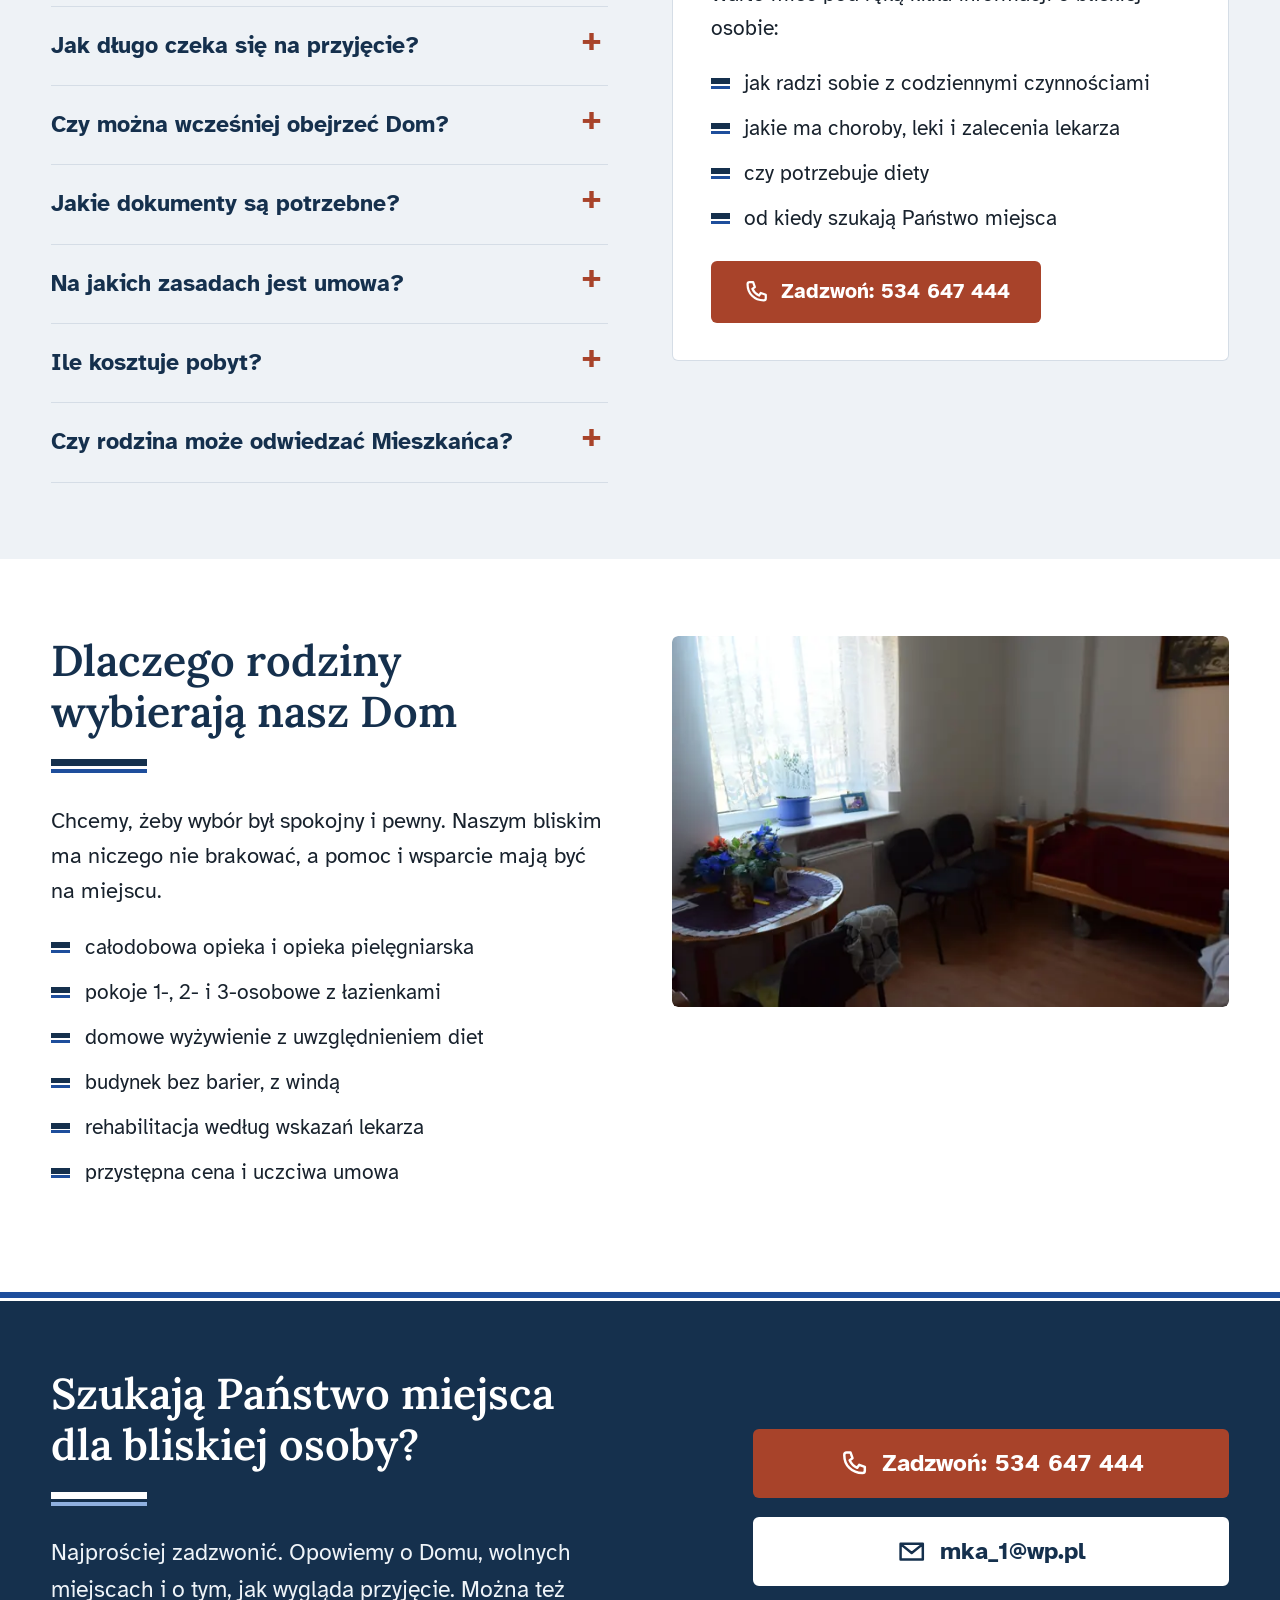
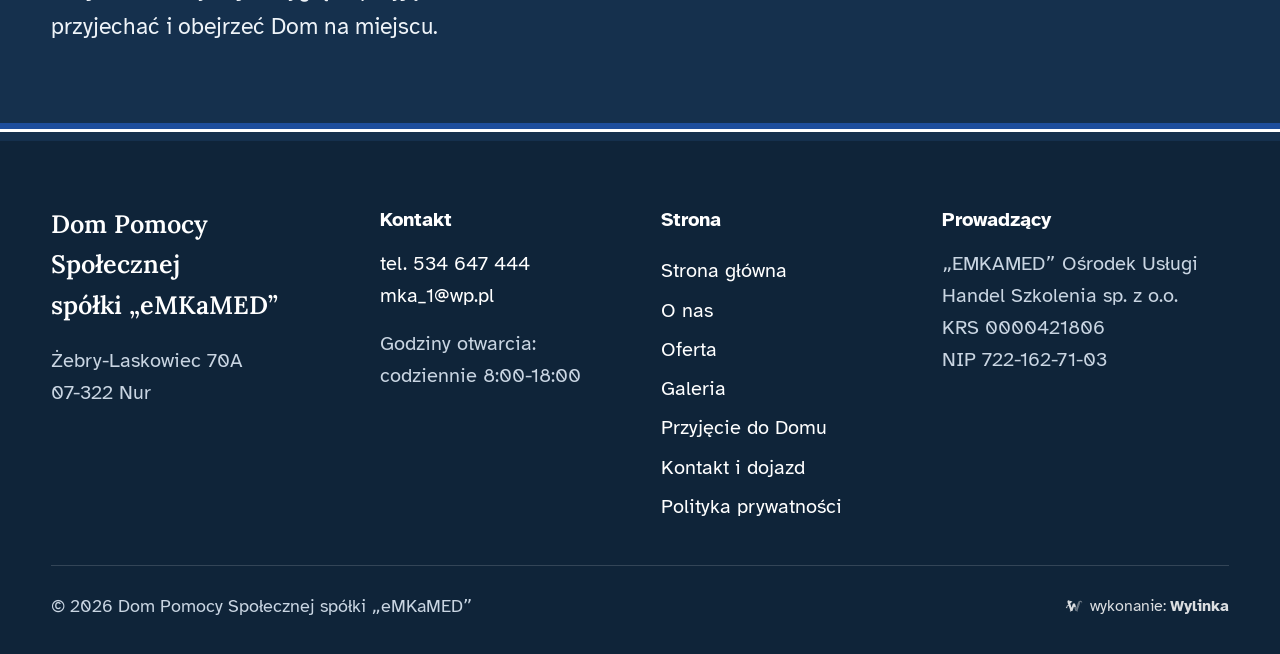
<file: przyjecie.html>
<!doctype html>
<html lang="pl">
<head>
<meta charset="utf-8">
<meta name="viewport" content="width=device-width, initial-scale=1">
<meta name="robots" content="noindex, nofollow" data-podglad>
<title>Przyjęcie do Domu - informacje dla rodzin | DPS Żebry-Laskowiec</title>
<meta name="description" content="Jak zamieszkać w Domu Pomocy Społecznej w Żebrach-Laskowcu: 4 kroki, minimum formalności, szybka decyzja, uczciwa umowa z miesięcznym wypowiedzeniem. Pytania rodzin.">
<link rel="canonical" href="https://dpsżebry.pl/przyjecie/">
<meta property="og:type" content="website">
<meta property="og:locale" content="pl_PL">
<meta property="og:title" content="Przyjęcie do Domu - informacje dla rodzin | DPS Żebry-Laskowiec">
<meta property="og:description" content="Jak zamieszkać w Domu Pomocy Społecznej w Żebrach-Laskowcu: 4 kroki, minimum formalności, szybka decyzja, uczciwa umowa z miesięcznym wypowiedzeniem. Pytania rodzin.">
<meta property="og:image" content="https://dpsżebry.pl/img/dom-lato-1600.webp">
<meta name="theme-color" content="#15304d">
<link rel="icon" href="favicon.svg" type="image/svg+xml">
<link rel="preload" href="fonts/atkinson-hyperlegible-latin-400-r.woff2" as="font" type="font/woff2" crossorigin>
<link rel="preload" href="fonts/lora-rdzen.woff2" as="font" type="font/woff2" crossorigin>

<style>@font-face{font-family:"Atkinson";font-weight:400;font-display:swap;src:url(fonts/atkinson-hyperlegible-latin-400-r.woff2) format("woff2");unicode-range:U+0020-007E,U+00A0,U+00A9,U+00AB,U+00B7,U+00BB,U+00D3,U+00F3}
@font-face{font-family:"Atkinson";font-weight:400;font-display:swap;src:url(fonts/atkinson-hyperlegible-latin-ext-400-pl.woff2) format("woff2");unicode-range:U+0104-0107,U+0118-0119,U+0141-0144,U+015A-015B,U+0179-017C,U+2013-2014,U+201C-201E,U+2026}
@font-face{font-family:"Atkinson";font-weight:700;font-display:swap;src:url(fonts/atkinson-hyperlegible-latin-700-r.woff2) format("woff2");unicode-range:U+0020-007E,U+00A0,U+00A9,U+00AB,U+00B7,U+00BB,U+00D3,U+00F3}
@font-face{font-family:"Atkinson";font-weight:700;font-display:swap;src:url(fonts/atkinson-hyperlegible-latin-ext-700-pl.woff2) format("woff2");unicode-range:U+0104-0107,U+0118-0119,U+0141-0144,U+015A-015B,U+0179-017C,U+2013-2014,U+201C-201E,U+2026}
@font-face{font-family:"Lora";font-weight:400 700;font-display:swap;src:url(fonts/lora-rdzen.woff2) format("woff2");unicode-range:U+0020-007E,U+00A0,U+00A9,U+00AB,U+00B0,U+00B7,U+00BB,U+00D3,U+00D7,U+00F3,U+2013-2014,U+2018-2019,U+201C-201E,U+2022,U+2026}
@font-face{font-family:"Lora";font-weight:400 700;font-display:swap;src:url(fonts/lora-pl.woff2) format("woff2");unicode-range:U+0104-0107,U+0118-0119,U+0141-0144,U+015A-015B,U+0179-017C}</style>
<link rel="stylesheet" href="style.css">
<script src="app.js" defer></script>
<script type="application/ld+json">[{"@context": "https://schema.org", "@type": "BreadcrumbList", "itemListElement": [{"@type": "ListItem", "position": 1, "name": "Strona główna", "item": "https://dpsżebry.pl/"}, {"@type": "ListItem", "position": 2, "name": "Przyjęcie do Domu", "item": "https://dpsżebry.pl/przyjecie/"}]}, {"@context": "https://schema.org", "@type": "FAQPage", "mainEntity": [{"@type": "Question", "name": "Jak długo czeka się na przyjęcie?", "acceptedAnswer": {"@type": "Answer", "text": "Przyjmujemy możliwie szybko, bez wielomiesięcznego oczekiwania na decyzję. O wolnych miejscach najlepiej zapytać telefonicznie: 534 647 444."}}, {"@type": "Question", "name": "Czy można wcześniej obejrzeć Dom?", "acceptedAnswer": {"@type": "Answer", "text": "Tak. Zapraszamy do odwiedzin, żeby zobaczyć pokoje, poznać personel i porozmawiać na miejscu. Prosimy wcześniej zadzwonić i umówić się na dogodny termin."}}, {"@type": "Question", "name": "Jakie dokumenty są potrzebne?", "acceptedAnswer": {"@type": "Answer", "text": "Wymaganych formalności jest niewiele. Wszystkie potrzebne druki przygotowujemy my, a pracownik socjalny pomaga je wypełnić. Listę dokumentów podajemy przy pierwszej rozmowie."}}, {"@type": "Question", "name": "Na jakich zasadach jest umowa?", "acceptedAnswer": {"@type": "Answer", "text": "Umowa jest jasna i przejrzysta. Mieszkaniec może zdecydować o pozostaniu albo wyprowadzce z miesięcznym okresem wypowiedzenia, bez kar umownych i dodatkowych kosztów. Umowę podpisujemy z Mieszkańcem w obecności Rodziny."}}, {"@type": "Question", "name": "Ile kosztuje pobyt?", "acceptedAnswer": {"@type": "Answer", "text": "Aktualny koszt pobytu i warunki podamy telefonicznie lub mailowo. Zależy nam na przystępnej cenie i przejrzystej umowie, bez ukrytych opłat."}}, {"@type": "Question", "name": "Czy rodzina może odwiedzać Mieszkańca?", "acceptedAnswer": {"@type": "Answer", "text": "Tak, zależy nam na kontakcie Mieszkańców z bliskimi. Dom jest otwarty codziennie w godzinach 8:00-18:00. Pracownik socjalny pomaga też utrzymać kontakt z rodziną na co dzień."}}]}]</script>
</head>
<body>
<a class="skok" href="#tresc">Przejdź do treści</a>
<header class="naglowek">
  <div class="kontener naglowek-w">
    <a class="logo" href="index.html" aria-label="eMKaMED, Dom Pomocy Społecznej Żebry-Laskowiec - strona główna">
      <span class="logo-znak">eMKaMED</span>
      <span class="logo-opis">Dom Pomocy Społecznej<br>Żebry-Laskowiec</span><span class="logo-opis-tel">DPS Żebry-Laskowiec</span>
    </a>
    <nav class="menu" id="menu" aria-label="Menu główne"><a href="index.html">Strona główna</a><a href="o-nas.html">O nas</a><a href="oferta.html">Oferta</a><a href="galeria.html">Galeria</a><a href="przyjecie.html" aria-current="page">Przyjęcie do Domu</a><a href="kontakt.html">Kontakt i dojazd</a></nav>
    <a class="tel-gora" href="tel:+48534647444"><svg viewBox="0 0 24 24" aria-hidden="true"><path d="M6.6 3.5h3l1.5 4.3-2.2 1.5a11.5 11.5 0 0 0 5.8 5.8l1.5-2.2 4.3 1.5v3c0 1-.8 1.8-1.8 1.8C10.6 19.2 4.8 13.4 4.8 5.3c0-1 .8-1.8 1.8-1.8z" fill="none" stroke="currentColor" stroke-width="1.9" stroke-linejoin="round"/></svg><span>534 647 444</span></a>
    <button class="burger" id="burger" type="button" aria-expanded="false" aria-controls="menu" aria-label="Otwórz menu"><span></span><span></span><span></span></button>
  </div>
</header>
<main id="tresc">
<section class="glowa">
  <div class="glowa-foto"><img src="img/dom-lato-1024.webp" srcset="img/dom-lato-640.webp 640w, img/dom-lato-1024.webp 1024w, img/dom-lato-1600.webp 1600w, img/dom-lato-2400.webp 2400w" sizes="100vw" width="1600" height="1067" alt="Wejście do Domu Pomocy Społecznej latem"></div>
  <div class="kontener glowa-w">
    <h1>Przyjęcie do Domu</h1>
    <p class="lead">Informacje dla rodzin: jak wygląda przyjęcie, jakie są zasady umowy i czego można się spodziewać w pierwszych dniach.</p>
  </div>
</section>

<section class="sekcja">
  <div class="kontener">
    <div class="sekcja-glowa">
      <h2>Cztery kroki do zamieszkania</h2>
      <span class="pasy " aria-hidden="true"></span>
      <p class="lead">Wiemy, że to trudna decyzja. Dlatego ograniczyliśmy formalności do minimum i na każdym etapie pomagamy.</p>
    </div>
    <ol class="kroki kroki-duze">
      <li><span class="krok-nr">1</span><h3>Telefon lub wiadomość</h3><p>Zadzwońcie Państwo pod numer <a href="tel:+48534647444">534 647 444</a> albo napiszcie na <a href="mailto:mka_1@wp.pl">mka_1@wp.pl</a>. Porozmawiamy o potrzebach bliskiej osoby, wolnych miejscach i warunkach pobytu.</p></li>
      <li><span class="krok-nr">2</span><h3>Odwiedziny w Domu</h3><p>Zapraszamy do Żebr-Laskowca, żeby obejrzeć pokoje i porozmawiać z nami osobiście. Wcześniej prosimy o telefon.</p></li>
      <li><span class="krok-nr">3</span><h3>Dokumenty i umowa</h3><p>Służymy wszystkimi potrzebnymi dokumentami. Są krótkie i zrozumiałe. Umowę podpisujemy z Mieszkańcem w obecności Rodziny.</p></li>
      <li><span class="krok-nr">4</span><h3>Przyjazd i pierwsze dni</h3><p>Pracownik socjalny wita nowego Mieszkańca, zapoznaje z regulaminem Domu, załatwia sprawy urzędowe i pomaga przyzwyczaić się do nowego miejsca.</p></li>
    </ol>
  </div>
</section>

<section class="sekcja sekcja-szara">
  <div class="kontener dwie">
    <div class="tekst">
      <h2>Najczęstsze pytania rodzin</h2>
      <span class="pasy " aria-hidden="true"></span>
      <div class="faq"><details class="pyt"><summary>Jak długo czeka się na przyjęcie?</summary><div><p>Przyjmujemy możliwie szybko, bez wielomiesięcznego oczekiwania na decyzję. O wolnych miejscach najlepiej zapytać telefonicznie: <a href="tel:+48534647444">534 647 444</a>.</p></div></details><details class="pyt"><summary>Czy można wcześniej obejrzeć Dom?</summary><div><p>Tak. Zapraszamy do odwiedzin, żeby zobaczyć pokoje, poznać personel i porozmawiać na miejscu. Prosimy wcześniej zadzwonić i umówić się na dogodny termin.</p></div></details><details class="pyt"><summary>Jakie dokumenty są potrzebne?</summary><div><p>Wymaganych formalności jest niewiele. Wszystkie potrzebne druki przygotowujemy my, a pracownik socjalny pomaga je wypełnić. Listę dokumentów podajemy przy pierwszej rozmowie.</p></div></details><details class="pyt"><summary>Na jakich zasadach jest umowa?</summary><div><p>Umowa jest jasna i przejrzysta. Mieszkaniec może zdecydować o pozostaniu albo wyprowadzce z miesięcznym okresem wypowiedzenia, bez kar umownych i dodatkowych kosztów. Umowę podpisujemy z Mieszkańcem w obecności Rodziny.</p></div></details><details class="pyt"><summary>Ile kosztuje pobyt?</summary><div><p>Aktualny koszt pobytu i warunki podamy telefonicznie lub mailowo. Zależy nam na przystępnej cenie i przejrzystej umowie, bez ukrytych opłat.</p></div></details><details class="pyt"><summary>Czy rodzina może odwiedzać Mieszkańca?</summary><div><p>Tak, zależy nam na kontakcie Mieszkańców z bliskimi. Dom jest otwarty codziennie w godzinach 8:00-18:00. Pracownik socjalny pomaga też utrzymać kontakt z rodziną na co dzień.</p></div></details></div>
    </div>
    <aside class="ramka-info">
      <h3>Zanim Państwo zadzwonią</h3>
      <p>Warto mieć pod ręką kilka informacji o bliskiej osobie:</p>
      <ul class="lista">
        <li>jak radzi sobie z codziennymi czynnościami</li>
        <li>jakie ma choroby, leki i zalecenia lekarza</li>
        <li>czy potrzebuje diety</li>
        <li>od kiedy szukają Państwo miejsca</li>
      </ul>
      <a class="btn btn-cegla" href="tel:+48534647444"><svg viewBox="0 0 24 24" aria-hidden="true"><path d="M6.6 3.5h3l1.5 4.3-2.2 1.5a11.5 11.5 0 0 0 5.8 5.8l1.5-2.2 4.3 1.5v3c0 1-.8 1.8-1.8 1.8C10.6 19.2 4.8 13.4 4.8 5.3c0-1 .8-1.8 1.8-1.8z" fill="none" stroke="currentColor" stroke-width="1.9" stroke-linejoin="round"/></svg><span>Zadzwoń: 534 647 444</span></a>
    </aside>
  </div>
</section>

<section class="sekcja">
  <div class="kontener dwie">
    <div class="tekst">
      <h2>Dlaczego rodziny wybierają nasz Dom</h2>
      <span class="pasy " aria-hidden="true"></span>
      <p>Chcemy, żeby wybór był spokojny i pewny. Naszym bliskim ma niczego nie brakować, a pomoc i wsparcie mają być na miejscu.</p>
      <ul class="lista">
        <li>całodobowa opieka i opieka pielęgniarska</li>
        <li>pokoje 1-, 2- i 3-osobowe z łazienkami</li>
        <li>domowe wyżywienie z uwzględnieniem diet</li>
        <li>budynek bez barier, z windą</li>
        <li>rehabilitacja według wskazań lekarza</li>
        <li>przystępna cena i uczciwa umowa</li>
      </ul>
    </div>
    <div class="foto-ramka"><a class="lb " href="img/pokoj-1600.webp" data-podpis="Pokój dwuosobowy z łazienką"><img src="img/pokoj-1024.webp" srcset="img/pokoj-640.webp 640w, img/pokoj-1024.webp 1024w, img/pokoj-1600.webp 1600w, img/pokoj-2400.webp 2400w" sizes="(max-width: 760px) 92vw, 46vw" width="1600" height="1067" alt="Pokój dwuosobowy z łazienką" loading="lazy" decoding="async"></a></div>
  </div>
</section>

<section class="sekcja kontakt-pas">
  <div class="kontener kontakt-pas-w">
    <div>
      <h2>Szukają Państwo miejsca dla bliskiej osoby?</h2>
      <span class="pasy " aria-hidden="true"></span>
      <p>Najprościej zadzwonić. Opowiemy o Domu, wolnych miejscach i o tym, jak wygląda przyjęcie. Można też przyjechać i obejrzeć Dom na miejscu.</p>
    </div>
    <div class="kontakt-pas-przyciski">
      <a class="btn btn-cegla" href="tel:+48534647444"><svg viewBox="0 0 24 24" aria-hidden="true"><path d="M6.6 3.5h3l1.5 4.3-2.2 1.5a11.5 11.5 0 0 0 5.8 5.8l1.5-2.2 4.3 1.5v3c0 1-.8 1.8-1.8 1.8C10.6 19.2 4.8 13.4 4.8 5.3c0-1 .8-1.8 1.8-1.8z" fill="none" stroke="currentColor" stroke-width="1.9" stroke-linejoin="round"/></svg><span>Zadzwoń: 534 647 444</span></a>
      <a class="btn btn-jasny" href="mailto:mka_1@wp.pl"><svg viewBox="0 0 24 24" aria-hidden="true"><path d="M3.5 6h17v12h-17zM3.8 6.4 12 13l8.2-6.6" fill="none" stroke="currentColor" stroke-width="1.9" stroke-linejoin="round"/></svg><span>mka_1@wp.pl</span></a>
    </div>
  </div>
</section>

</main>
<footer class="stopka">
  <div class="stopka-pasy" aria-hidden="true"></div>
  <div class="kontener stopka-w">
    <div class="stopka-kol">
      <p class="stopka-nazwa">Dom Pomocy Społecznej<br>spółki „eMKaMED”</p>
      <p>Żebry-Laskowiec 70A<br>07-322 Nur</p>
    </div>
    <div class="stopka-kol">
      <p class="stopka-tyt">Kontakt</p>
      <p><a href="tel:+48534647444">tel. 534 647 444</a><br><a href="mailto:mka_1@wp.pl">mka_1@wp.pl</a></p>
      <p>Godziny otwarcia:<br>codziennie 8:00-18:00</p>
    </div>
    <nav class="stopka-kol stopka-menu" aria-label="Menu w stopce">
      <p class="stopka-tyt">Strona</p><a href="index.html">Strona główna</a><a href="o-nas.html">O nas</a><a href="oferta.html">Oferta</a><a href="galeria.html">Galeria</a><a href="przyjecie.html">Przyjęcie do Domu</a><a href="kontakt.html">Kontakt i dojazd</a><a href="polityka-prywatnosci.html">Polityka prywatności</a>
    </nav>
    <div class="stopka-kol">
      <p class="stopka-tyt">Prowadzący</p>
      <p>„EMKAMED” Ośrodek Usługi Handel Szkolenia sp. z o.o.<br>KRS 0000421806<br>NIP 722-162-71-03</p>
    </div>
  </div>
  <div class="kontener stopka-dol">
    <span>© 2026 Dom Pomocy Społecznej spółki „eMKaMED”</span>
    <a class="wylinka-badge" href="https://wylinka.pl/?utm_source=xn--dpsebry-ywb.pl&amp;utm_medium=stopka&amp;utm_campaign=wykonanie" rel="noopener" title="Strona wykonana przez Wylinka"><svg viewBox="0 0 64 64" aria-hidden="true" focusable="false" fill="currentColor"><path d="M9.8 22.8l-1.2-7.9 2.2-3.7 15.5 4.6-.5 1.5-7.2 5.5 4.7 15.6 5-15.6 7 0 4.1 12.7-4.2-.9-2.6 1.8-.8-2.2-5.3 15.6-4.3 0 .4 .2-2.1 2.8-1.3-1.1 1.1-1.4-3.1 .2-.1-1.7 2.2-.1-5.7-16.5-4.8 .6-.8 3.1 0 .5-.3 .5 .8 2.2-1.6 .5-.4-1.3-.8 1.6-1.5-.8 .8-1.6-1.4 .6-.6-1.6 2.3-.8 .2-.4 1.3-4.8 5.9-.8-2.4-6.9zM15.2 13.7l-.1-.4-.4 .8-.1 .8 .1 1 .1 .4 .3 .7 .3-.9 .1-.7 0-.8z"/><path class="wy-pod" d="M37.1 49.8l-4.5-13.3 2.6-1.8 4.2 .9 .9 2.8 3-9.7 0-.5 .1-.8 3.2-8.4 .5-1 .6-1 .9-1.1 1.3-1 1.1-.7 1.4-.5 1.4-.3 .7 0 .9 0 1.2 .3 1.4 .6 .8 .5 .7 .7 .6 .7 .5 .9 .3 .9 .1 .9 0 .8-.2 .9-.5 .9-.5 .6-.7 .5-.7 .3-.1-.1 0-.1 .5-.5 .3-.7 .2-.5 0-.6-.1-.6-.3-.7-.4-.5-.4-.4-.5-.3-.6-.3-.7 0-.7 .1-.6 .1-.5 .4-.5 .5-.3 .5-.2 .7-.1 1.5-1.4 5.1-.8 3.3-.3 .7-.5 .7-6 17.5 1.9 .1-.1 1.7-3.1-.2 1.1 1.4-1.3 1.1-2.1-2.8 .4-.2z"/><path class="wy-old" d="M40.8 50l.4-.2-4.1 0-4.2-12.5 2.5-1.7 4.3 .9 .6 1.9 .6-1.6 0-.3 2.4-7.8 0-.5 .1-.8 3.2-8.4 .4-.8 .6-.9 .9-1.2 .9-.9 1.3-.8 1.4-.6 1.2-.3 1.4-.1 1.3 .1 .6 .2 .8 .3 1.1 .6 .9 .7 .7 .9 .5 .9 .3 .9 .1 1.1-.1 .9-.3 .9-.4 .7-.6 .7-.6 .4-.6 .2-.1-.1 0-.1 .5-.5 .3-.7 .2-.5 0-.5-.1-.6-.2-.6-.3-.5-.4-.5-.5-.3-.6-.3-.7-.1-.6 0-.6 .1-.6 .3-.6 .5-.3 .4-.2 .5-.1 .5-.1 1.5-1.4 5.1-.8 3.3-.3 .7-.5 .7-6 17.5 1.9 .1-.1 1.7-3.1-.2 1.1 1.4-1.3 1.1zM49.6 17.1l.6 1.7-1.5 1.9 .4 .4 1.8-2.1-.7-2.1zM48.1 28.3l.5 1.8-1.7 1.8 .4 .4 1.9-2-.6-2.2zM37.9 41.7l1.7-1.5-.4-.4-1.7 1.4zM42.6 38.7l-1.5 2.8 1.1 2-1.3 2.6 .5 .2 1.5-2.8-1.1-2 1.4-2.5z"/></svg><span>wykonanie: <b>Wylinka</b></span></a>
  </div>
</footer>
</body>
</html>
</file>
<file: style.css>
/* DPS Żebry-Laskowiec - kolory z budynku Domu: granat i szaroniebieskie pasy elewacji, niebieski napis na fasadzie, ceglane kominy i daszki */
:root{
  --granat:#15304d;
  --granat-2:#1d3d60;
  --niebieski:#1e4e9c;
  --cegla:#a8432a;
  --cegla-2:#8f3620;
  --tlo:#fff;
  --tlo-2:#eef2f6;
  --linia:#d5dde6;
  --tekst:#18222d;
  --tekst-2:#46525f;
  --kontener:min(92vw,1600px);
  --r:6px;
  --naglowek:76px;
}
*,*::before,*::after{box-sizing:border-box}
html{font-size:clamp(19px,0.55vw + 16.5px,21px);-webkit-text-size-adjust:100%;scroll-padding-top:calc(var(--naglowek) + 12px)}
body{margin:0;background:var(--tlo);color:var(--tekst);font-family:"Atkinson",system-ui,-apple-system,"Segoe UI",Arial,sans-serif;line-height:1.6;overflow-x:hidden}
img{max-width:100%;height:auto;display:block}
a{color:var(--niebieski);text-underline-offset:3px}
a:hover{color:var(--granat)}
:focus-visible{outline:3px solid var(--cegla);outline-offset:3px}
h1,h2,h3{font-family:"Lora",Georgia,serif;font-weight:600;line-height:1.18;color:var(--granat);margin:0 0 .5em;text-wrap:balance}
h2{font-size:clamp(1.65rem,1.2rem + 1.4vw,2.6rem)}
h3{font-size:clamp(1.15rem,1.05rem + .35vw,1.4rem)}
p{margin:0 0 1em}
.kontener{width:var(--kontener);margin-inline:auto}
.waski>*{max-width:48rem}
.lead{font-size:clamp(1.08rem,1rem + .3vw,1.3rem);color:var(--tekst-2);max-width:48rem}
.skok{position:absolute;left:-999px;top:8px;background:var(--granat);color:#fff;padding:10px 16px;z-index:100}
.skok:focus{left:8px}

/* motyw: pasy elewacji Domu (ciemny i jasny pas) */
.pasy{display:block;width:96px;height:14px;margin:.1rem 0 1.4rem;background:linear-gradient(var(--granat) 0 7px,transparent 7px 10px,var(--niebieski) 10px 14px)}
.pasy-jasne{background:linear-gradient(#fff 0 7px,transparent 7px 10px,#8fb0e0 10px 14px)}

/* przyciski */
.btn{display:inline-flex;align-items:center;justify-content:center;gap:.55em;min-height:56px;padding:.7em 1.35em;border-radius:var(--r);font-weight:700;font-size:1.02rem;line-height:1.2;text-decoration:none;border:2px solid transparent;transition:background .2s,color .2s,border-color .2s;cursor:pointer;font-family:inherit}
.btn svg{width:1.3em;height:1.3em;flex:none}
.btn-cegla{background:var(--cegla);color:#fff}
.btn-cegla:hover{background:var(--cegla-2);color:#fff}
.btn-granat{background:var(--granat);color:#fff}
.btn-granat:hover{background:var(--niebieski);color:#fff}
.btn-jasny{background:#fff;color:var(--granat);border-color:#fff}
.btn-jasny:hover{background:transparent;color:#fff}
.sekcja .btn-jasny{border-color:var(--granat)}
.sekcja .btn-jasny:hover{background:var(--granat);color:#fff}
.sekcja-ciemna .btn-jasny{border-color:#fff}
.sekcja-ciemna .btn-jasny:hover{background:transparent;color:#fff}
.link-strzalka{font-weight:700;font-size:1.05rem;color:var(--granat);text-decoration:none;border-bottom:3px solid var(--cegla);padding-bottom:2px;white-space:nowrap}
.link-strzalka::after{content:" →"}

/* nagłówek */
.naglowek{position:sticky;top:0;z-index:50;background:#fff;border-bottom:1px solid var(--linia)}
.naglowek-w{display:flex;align-items:center;gap:1.2rem;min-height:var(--naglowek)}
.logo{display:flex;align-items:center;gap:.75rem;text-decoration:none;color:var(--tekst);flex:none}
.logo-znak{font-family:Arial,"Helvetica Neue",sans-serif;font-weight:700;font-size:1.55rem;letter-spacing:-.01em;color:#111;padding-right:.75rem;border-right:4px solid var(--granat);line-height:1}
.logo-opis{font-size:.76rem;line-height:1.25;color:var(--tekst-2);font-weight:700}
.logo-opis-tel{display:none}
.menu{display:flex;gap:.2rem;margin-left:auto}
.menu a{display:block;padding:.55rem .7rem;font-weight:700;font-size:.92rem;color:var(--tekst);text-decoration:none;border-bottom:4px solid transparent}
.menu a:hover{color:var(--niebieski)}
.menu a[aria-current="page"]{color:var(--granat);border-bottom-color:var(--cegla)}
.tel-gora{display:inline-flex;align-items:center;gap:.45rem;background:var(--cegla);color:#fff;font-weight:700;text-decoration:none;padding:.6rem 1rem;border-radius:var(--r);white-space:nowrap;font-size:.98rem}
.tel-gora:hover{background:var(--cegla-2);color:#fff}
.tel-gora svg{width:1.25em;height:1.25em}
.burger{display:none;width:52px;height:52px;border:2px solid var(--granat);background:#fff;border-radius:var(--r);padding:0 12px;flex-direction:column;justify-content:center;gap:6px;cursor:pointer}
.burger span{display:block;height:3px;background:var(--granat);border-radius:2px;transition:transform .2s,opacity .2s}
.burger[aria-expanded="true"] span:nth-child(1){transform:translateY(9px) rotate(45deg)}
.burger[aria-expanded="true"] span:nth-child(2){opacity:0}
.burger[aria-expanded="true"] span:nth-child(3){transform:translateY(-9px) rotate(-45deg)}

/* hero strony głównej */
.hero{position:relative;min-height:min(calc(100svh - var(--naglowek)),980px);display:flex;align-items:flex-end;color:#fff;overflow:hidden;background:var(--granat)}
.hero-foto img{position:absolute;inset:0;width:100%;height:100%;object-fit:cover;object-position:62% 40%}
.hero::before{content:"";position:absolute;inset:0;z-index:1;background:linear-gradient(90deg,rgba(13,31,51,.9) 0%,rgba(13,31,51,.72) 32%,rgba(13,31,51,.18) 62%,rgba(13,31,51,0) 80%)}
.hero::after{content:"";position:absolute;left:0;right:0;bottom:0;height:18px;z-index:2;background:linear-gradient(var(--granat) 0 9px,#fff 9px 12px,var(--niebieski) 12px 18px)}
.hero-w{position:relative;z-index:3;padding:4rem 0 5.2rem}
.hero-tekst{max-width:44rem}
.hero h1{color:#fff;font-size:clamp(2rem,1.2rem + 2.6vw,4rem);margin-bottom:.45em}
.h1-haslo{display:block;font-style:italic;font-weight:500;font-size:.62em;margin-top:.35em;color:#fff}
.hero-lead{font-size:clamp(1.08rem,1rem + .35vw,1.35rem);max-width:36rem;margin-bottom:1.8rem}
.hero-przyciski{display:flex;flex-wrap:wrap;gap:.8rem}

/* nagłówek podstron */
.glowa{position:relative;background:var(--granat);color:#fff;overflow:hidden}
.glowa-foto img{position:absolute;inset:0;width:100%;height:100%;object-fit:cover;opacity:.35}
.glowa::after{content:"";position:absolute;left:0;right:0;bottom:0;height:18px;background:linear-gradient(var(--granat) 0 9px,#fff 9px 12px,var(--niebieski) 12px 18px)}
.glowa-w{position:relative;z-index:1;padding:clamp(3rem,6vw,6rem) 0 clamp(3.6rem,6.5vw,6.6rem)}
.glowa h1{color:#fff;font-size:clamp(2.1rem,1.4rem + 2.4vw,3.8rem)}
.glowa .lead{color:#e8eef5;margin:0}
.glowa-prosta{background:var(--granat)}

/* sekcje */
.sekcja{padding:clamp(3.4rem,6vw,6.5rem) 0}
.sekcja-szara{background:var(--tlo-2)}
.sekcja-ciemna{background:var(--granat);color:#eef3f8}
.sekcja-ciemna h2{color:#fff}
.sekcja-glowa{margin-bottom:2.2rem}
.sekcja-glowa-rzad{display:flex;justify-content:space-between;align-items:flex-end;gap:1rem 2rem;flex-wrap:wrap}
.sekcja-glowa-rzad .pasy{margin-bottom:0}

/* wyróżnienia */
.wyroznienia{list-style:none;margin:0;padding:0;display:grid;grid-template-columns:repeat(auto-fill,minmax(min(100%,22rem),1fr));gap:1.2rem}
.wyr{background:#fff;border:1px solid var(--linia);border-top:6px solid var(--granat);border-radius:var(--r);padding:1.5rem 1.5rem 1.2rem}
.wyr-nr{display:block;font-family:"Lora",serif;font-weight:600;font-size:1.6rem;color:var(--cegla);line-height:1;margin-bottom:.6rem}
.wyr p{color:var(--tekst-2);margin:0}

/* karty oferty */
.karty{display:grid;grid-template-columns:repeat(4,1fr);gap:1.2rem}
.karta{background:#fff;border-radius:var(--r);overflow:hidden;border:1px solid var(--linia);display:flex;flex-direction:column}
.karta-foto img{aspect-ratio:3/2;width:100%;object-fit:cover}
.karta-tresc{padding:1.2rem 1.3rem 1.3rem;border-top:6px solid var(--granat)}
.karta h3 a{color:var(--granat);text-decoration:none}
.karta h3 a:hover{color:var(--niebieski);text-decoration:underline}
.karta p{color:var(--tekst-2);margin:0}
.lista-krotka{list-style:none;margin:2rem 0 0;padding:0;display:grid;grid-template-columns:repeat(3,1fr);gap:1rem 2rem}
.lista-krotka li{padding-left:1.6rem;position:relative;font-weight:700;color:var(--granat)}
.lista-krotka li::before,.lista li::before{content:"";position:absolute;left:0;top:.55em;width:.9rem;height:.5rem;background:linear-gradient(var(--granat) 0 55%,transparent 55% 70%,var(--niebieski) 70%)}

/* cytat */
.cytat-w{display:grid;grid-template-columns:1.1fr 1fr;gap:3rem;align-items:center}
.cytat{margin:0}
.cytat blockquote{margin:0}
.cytat blockquote p{font-family:"Lora",serif;font-style:italic;font-size:clamp(1.7rem,1.2rem + 2vw,3.1rem);line-height:1.25;color:#fff;margin:0 0 .6em}
.cytat blockquote p::before{content:"„"}
.cytat blockquote p::after{content:"”"}
.cytat figcaption{font-weight:700;color:#b9cbe4;padding-top:.8rem;border-top:4px solid var(--cegla);display:inline-block}
.cytat-tekst p{font-size:1.1rem}

/* pas zdjęć */
.pas-w{position:relative}
.pas{list-style:none;margin:0;padding:0 0 .6rem;display:grid;grid-auto-flow:column;grid-auto-columns:calc((100% - 2*1rem)/3);gap:1rem;overflow-x:auto;scroll-snap-type:x mandatory;scrollbar-width:thin;overscroll-behavior-x:contain}
.pas li{scroll-snap-align:start}
.pas img{width:100%;aspect-ratio:3/2;object-fit:cover;border-radius:var(--r)}
.pas.ciagnie{scroll-snap-type:none;cursor:grabbing}
.pas.ciagnie a{pointer-events:none}
.pas-btn{position:absolute;top:calc(50% - 30px);width:52px;height:52px;border-radius:50%;border:0;background:#fff;color:var(--granat);box-shadow:0 2px 10px rgba(0,0,0,.25);display:grid;place-items:center;cursor:pointer;z-index:2}
.pas-btn svg{width:22px;height:22px}
.pas-btn[disabled]{opacity:0;pointer-events:none}
.pas-btn.lewo{left:-14px}.pas-btn.prawo{right:-14px}

/* kroki */
.kroki{list-style:none;margin:0 0 2rem;padding:0;display:grid;grid-template-columns:repeat(4,1fr);gap:1.2rem;counter-reset:k}
.kroki li{background:#fff;border-radius:var(--r);padding:1.4rem;border:1px solid var(--linia);position:relative}
.krok-nr{display:grid;place-items:center;width:52px;height:52px;border-radius:50%;background:var(--granat);color:#fff;font-family:"Lora",serif;font-weight:700;font-size:1.45rem;margin-bottom:.9rem}
.kroki p{color:var(--tekst-2);margin:0}
.kroki-duze li{border-top:6px solid var(--cegla)}

/* kontakt */
.kontakt-pas{background:var(--granat);color:#eef3f8;position:relative}
.kontakt-pas::before{content:"";position:absolute;left:0;right:0;top:0;height:18px;background:linear-gradient(var(--niebieski) 0 6px,#fff 6px 9px,var(--granat) 9px)}
.kontakt-pas h2{color:#fff}
.kontakt-pas .pasy{background:linear-gradient(#fff 0 7px,transparent 7px 10px,#8fb0e0 10px 14px)}
.kontakt-pas-w{display:grid;grid-template-columns:1.3fr 1fr;gap:2rem 4rem;align-items:center}
.kontakt-pas p{font-size:1.1rem;max-width:42rem;margin:0}
.kontakt-pas-przyciski{display:flex;flex-direction:column;gap:.9rem;align-items:stretch}
.kontakt-pas-przyciski .btn{font-size:1.15rem;min-height:64px}
.kontakt-pas .btn-jasny{border-color:#fff}
.kontakt-pas .btn-jasny:hover{background:transparent;color:#fff}

/* układy podstron */
.dwie{display:grid;grid-template-columns:1fr 1fr;gap:clamp(2rem,5vw,5rem);align-items:start}
.dwie-odwr>:first-child{order:2}
.tekst{max-width:46rem}
.tekst p{font-size:1.05rem}
.foto-ramka a,.foto-ramka img{display:block;border-radius:var(--r)}
.foto-ramka img{width:100%;aspect-ratio:3/2;object-fit:cover}
.foto-para{display:grid;grid-template-columns:1fr 1fr;gap:1rem;align-content:start}
.foto-para img{width:100%;aspect-ratio:3/2;object-fit:cover;border-radius:var(--r)}
.trzy{display:grid;grid-template-columns:repeat(3,1fr);gap:1.2rem}
.blok{background:var(--tlo-2);border-radius:var(--r);padding:1.5rem;border-left:6px solid var(--granat)}
.blok p{margin:0;color:var(--tekst-2)}
.lista{list-style:none;margin:0 0 1.2em;padding:0}
.lista li{position:relative;padding-left:1.6rem;margin-bottom:.55em}
.fundusze{margin-top:1.4rem;background:#fff;padding:.8rem;border-radius:var(--r);width:100%;max-width:893px}
.projekt .tekst{max-width:62rem}
.spis-w{padding-top:1.6rem}
.spis{display:flex;flex-wrap:wrap;gap:.6rem}
.spis a{display:inline-block;padding:.55rem 1rem;border:2px solid var(--granat);border-radius:var(--r);font-weight:700;color:var(--granat);text-decoration:none;font-size:.95rem}
.spis a:hover{background:var(--granat);color:#fff}
.oferta-sekcja .waski p{font-size:1.08rem}

/* galeria */
.siatka{list-style:none;margin:0;padding:0;display:grid;grid-template-columns:repeat(auto-fill,minmax(min(46%,19rem),1fr));gap:1rem}
.siatka img{width:100%;aspect-ratio:3/2;object-fit:cover;border-radius:var(--r)}
a.lb{display:block;position:relative;border-radius:var(--r);overflow:hidden;cursor:zoom-in}
a.lb img{transition:transform .35s}
a.lb:hover img{transform:scale(1.03)}

/* przyjęcie */
.faq{border-top:1px solid var(--linia)}
.pyt{border-bottom:1px solid var(--linia)}
.pyt summary{cursor:pointer;list-style:none;padding:1rem 2.5rem 1rem 0;font-weight:700;font-size:1.08rem;color:var(--granat);position:relative}
.pyt summary::-webkit-details-marker{display:none}
.pyt summary::after{content:"+";position:absolute;right:.3rem;top:.75rem;font-size:1.6rem;line-height:1;color:var(--cegla)}
.pyt[open] summary::after{content:"−"}
.pyt div p{color:var(--tekst-2)}
.ramka-info{background:#fff;border-radius:var(--r);padding:1.8rem;border:1px solid var(--linia);border-top:6px solid var(--cegla);position:sticky;top:calc(var(--naglowek) + 1.5rem)}

/* kontakt podstrona */
.kontakt-siatka{display:grid;grid-template-columns:minmax(0,1fr) minmax(0,1.5fr);gap:clamp(2rem,4vw,4rem);align-items:stretch}
.kontakt-dane{display:flex;flex-direction:column;gap:1rem;align-items:flex-start}
.kontakt-duzy{display:flex;gap:1rem;align-items:center;text-decoration:none;color:var(--granat);font-weight:700;font-size:clamp(1.2rem,1.05rem + .6vw,1.6rem);line-height:1.3;width:100%;padding:1rem 1.1rem;border:1px solid var(--linia);border-radius:var(--r);border-left:6px solid var(--granat);overflow-wrap:anywhere}
a.kontakt-duzy:hover{border-left-color:var(--cegla);color:var(--niebieski)}
.kontakt-duzy svg{width:2rem;height:2rem;flex:none;color:var(--cegla)}
.kontakt-duzy small{display:block;font-size:.8rem;color:var(--tekst-2);font-weight:700}
.godziny{margin-top:.8rem}
.godziny h2{font-size:1.5rem}
.mapa{min-height:420px;border-radius:var(--r);overflow:hidden;border:1px solid var(--linia)}
.mapa iframe{width:100%;height:100%;min-height:420px;border:0;display:block}
.formularz{display:grid;gap:1rem;margin-top:1rem}
.formularz label{display:grid;gap:.35rem;font-weight:700;color:var(--granat)}
.formularz input,.formularz textarea{font:inherit;font-size:1.05rem;padding:.8rem .9rem;border:2px solid #9aa8b7;border-radius:var(--r);background:#fff;color:var(--tekst);width:100%}
.formularz input:focus,.formularz textarea:focus{border-color:var(--niebieski);outline:none;box-shadow:0 0 0 3px rgba(30,78,156,.25)}
.formularz .zgoda{display:flex;gap:.7rem;align-items:flex-start;font-weight:400;color:var(--tekst-2);font-size:.95rem}
.formularz .zgoda input{width:26px;height:26px;flex:none;margin-top:.1rem}
.formularz .btn{justify-self:start}
.formularz-info{font-weight:700;color:var(--granat);background:#fff;border-left:6px solid var(--cegla);padding:.8rem 1rem;margin:0}
.dojazd .foto-ramka{margin-top:1.5rem}
.tekst-prawny h2{font-size:1.45rem;margin-top:1.6em}
.tekst-prawny h2:first-child{margin-top:0}

/* stopka */
.stopka{background:#0f2439;color:#c9d5e2;font-size:.95rem;position:relative}
.stopka-pasy{height:18px;background:linear-gradient(var(--niebieski) 0 6px,#fff 6px 9px,var(--granat) 9px)}
.stopka a{color:#fff;text-decoration:none}
.stopka a:hover{text-decoration:underline;color:#fff}
.stopka-w{display:grid;grid-template-columns:1.2fr 1fr 1fr 1.2fr;gap:2rem;padding:3rem 0 2rem}
.stopka-kol p{margin:0 0 .8em}
.stopka-nazwa{font-family:"Lora",serif;font-weight:600;font-size:1.2rem;color:#fff}
.stopka-tyt{font-weight:700;color:#fff;margin-bottom:.6em!important}
.stopka-menu{display:flex;flex-direction:column;gap:.35rem}
.stopka-dol{display:flex;justify-content:space-between;align-items:center;gap:1rem;flex-wrap:wrap;padding:1.2rem 0 1.6rem;border-top:1px solid rgba(255,255,255,.15);font-size:.88rem}

/* lightbox */
.lbx{position:fixed;inset:0;z-index:200;background:rgba(8,18,30,.94);display:flex;flex-direction:column;align-items:center;justify-content:center;padding:56px 12px 20px}
.lbx[hidden]{display:none}
.lbx img{max-width:min(100%,1600px);max-height:calc(100vh - 140px);width:auto;height:auto;border-radius:4px;user-select:none}
.lbx-podpis{color:#fff;margin-top:.8rem;text-align:center;font-size:1rem}
.lbx button{position:absolute;background:#fff;color:var(--granat);border:0;border-radius:50%;width:56px;height:56px;display:grid;place-items:center;cursor:pointer;font-size:1.6rem;font-weight:700}
.lbx button svg{width:24px;height:24px}
.lbx-zamknij{top:10px;right:10px}
.lbx-lewo{left:12px;top:calc(50% - 28px)}
.lbx-prawo{right:12px;top:calc(50% - 28px)}

/* szerokie ekrany */
@media (min-width:1900px){
  .karty{gap:1.6rem}
  .siatka{grid-template-columns:repeat(4,1fr)}
}
/* tablet i mniejsze */
@media (max-width:1240px){
  .menu{position:fixed;left:0;right:0;top:var(--naglowek);bottom:0;background:#fff;flex-direction:column;gap:0;padding:1rem 4vw 2rem;overflow-y:auto;transform:translateX(100%);transition:transform .25s;visibility:hidden;margin:0}
  .menu.otwarte{transform:none;visibility:visible}
  .menu a{font-size:1.25rem;padding:1rem .4rem;border-bottom:1px solid var(--linia);border-left:6px solid transparent}
  .menu a[aria-current="page"]{border-bottom-color:var(--linia);border-left-color:var(--cegla);padding-left:.9rem}
  .burger{display:flex}
  .tel-gora{margin-left:auto}
  .karty{grid-template-columns:repeat(2,1fr)}
  .kroki{grid-template-columns:repeat(2,1fr)}
  .stopka-w{grid-template-columns:1fr 1fr}
}
@media (max-width:900px){
  .dwie,.cytat-w,.kontakt-pas-w,.kontakt-siatka{grid-template-columns:1fr}
  .dwie-odwr>:first-child{order:0}
  .trzy,.lista-krotka{grid-template-columns:1fr}
  .pas{grid-auto-columns:calc((100% - 1rem)/2)}
  .ramka-info{position:static}
}
@media (max-width:760px){
  :root{--naglowek:64px}
  .logo{flex-direction:column;align-items:flex-start;gap:.15rem;min-width:0}
  .logo-znak{font-size:1.3rem;padding:0 0 .2rem;border-right:0;border-bottom:3px solid var(--granat)}
  .logo-opis{display:none}
  .logo-opis-tel{display:block;font-size:.66rem;font-weight:700;color:var(--tekst-2);white-space:nowrap}
  .tel-gora span{display:none}
  .tel-gora{padding:0;width:52px;height:52px;justify-content:center}
  .tel-gora svg{width:26px;height:26px}
  .naglowek-w{gap:.6rem}
  .hero{min-height:calc(100svh - var(--naglowek))}
  .hero-foto img{object-position:58% 0}
  .hero::before{background:linear-gradient(180deg,rgba(13,31,51,0) 0%,rgba(13,31,51,.05) 28%,rgba(13,31,51,.8) 50%,rgba(13,31,51,.95) 100%)}
  .hero-w{padding:2rem 0 2.4rem}
  .hero h1{font-size:clamp(1.6rem,7vw,2.1rem);margin-bottom:.35em}
  .h1-haslo{margin-top:.25em}
  .hero-lead{font-size:1rem;line-height:1.5;margin-bottom:1.3rem}
  .hero-przyciski{flex-direction:column;gap:.6rem}
  .hero-przyciski .btn{min-height:52px}
  .hero-przyciski .btn{width:100%}
  .karty,.kroki{grid-template-columns:1fr}
  .pas{grid-auto-columns:82%}
  .spis{display:grid;grid-template-columns:1fr 1fr;gap:.5rem}
  .spis a{font-size:.85rem;padding:.55rem .6rem;text-align:center;display:flex;align-items:center;justify-content:center}
  .pas-btn{display:none}
  .foto-para{grid-template-columns:1fr 1fr;gap:.6rem}
  .stopka-w{grid-template-columns:1fr 1fr;gap:1.5rem 1rem}
  .stopka-kol:first-child{grid-column:1/-1}
  .kontakt-pas-przyciski .btn{font-size:1.05rem}
  .lbx-lewo,.lbx-prawo{top:auto;bottom:14px}
  .mapa,.mapa iframe{min-height:340px}
}
@media (max-width:420px){
  .stopka-kol:last-child{grid-column:1/-1}
}
@media (prefers-reduced-motion:reduce){*{transition:none!important;scroll-behavior:auto!important}}

/* znak wykonawcy */
.wylinka-badge{display:inline-flex;align-items:center;gap:.4em;color:inherit;text-decoration:none;font-size:.875em;line-height:1;opacity:.85}
.wylinka-badge:hover,.wylinka-badge:focus-visible{opacity:1}
.wylinka-badge:focus-visible{outline:2px solid currentColor;outline-offset:3px;border-radius:2px}
.wylinka-badge svg{width:18px;height:18px;flex:none;overflow:visible}
.wylinka-badge b{font-weight:600}
.wylinka-badge .wy-old{opacity:.45;transform-origin:40px 30px;transition:transform .32s cubic-bezier(.3,.7,.4,1),opacity .32s ease-out}
.wylinka-badge .wy-pod{opacity:0;transition:opacity .2s ease-out .08s}
.wylinka-badge:hover .wy-old,.wylinka-badge:focus-visible .wy-old{transform:translate(9px,7px) rotate(9deg);opacity:0}
.wylinka-badge:hover .wy-pod,.wylinka-badge:focus-visible .wy-pod{opacity:1}
@media (prefers-reduced-motion:reduce){.wylinka-badge .wy-old,.wylinka-badge .wy-pod{transition:none}.wylinka-badge:hover .wy-old,.wylinka-badge:focus-visible .wy-old{transform:none;opacity:.45}.wylinka-badge:hover .wy-pod,.wylinka-badge:focus-visible .wy-pod{opacity:0}}
</file>
